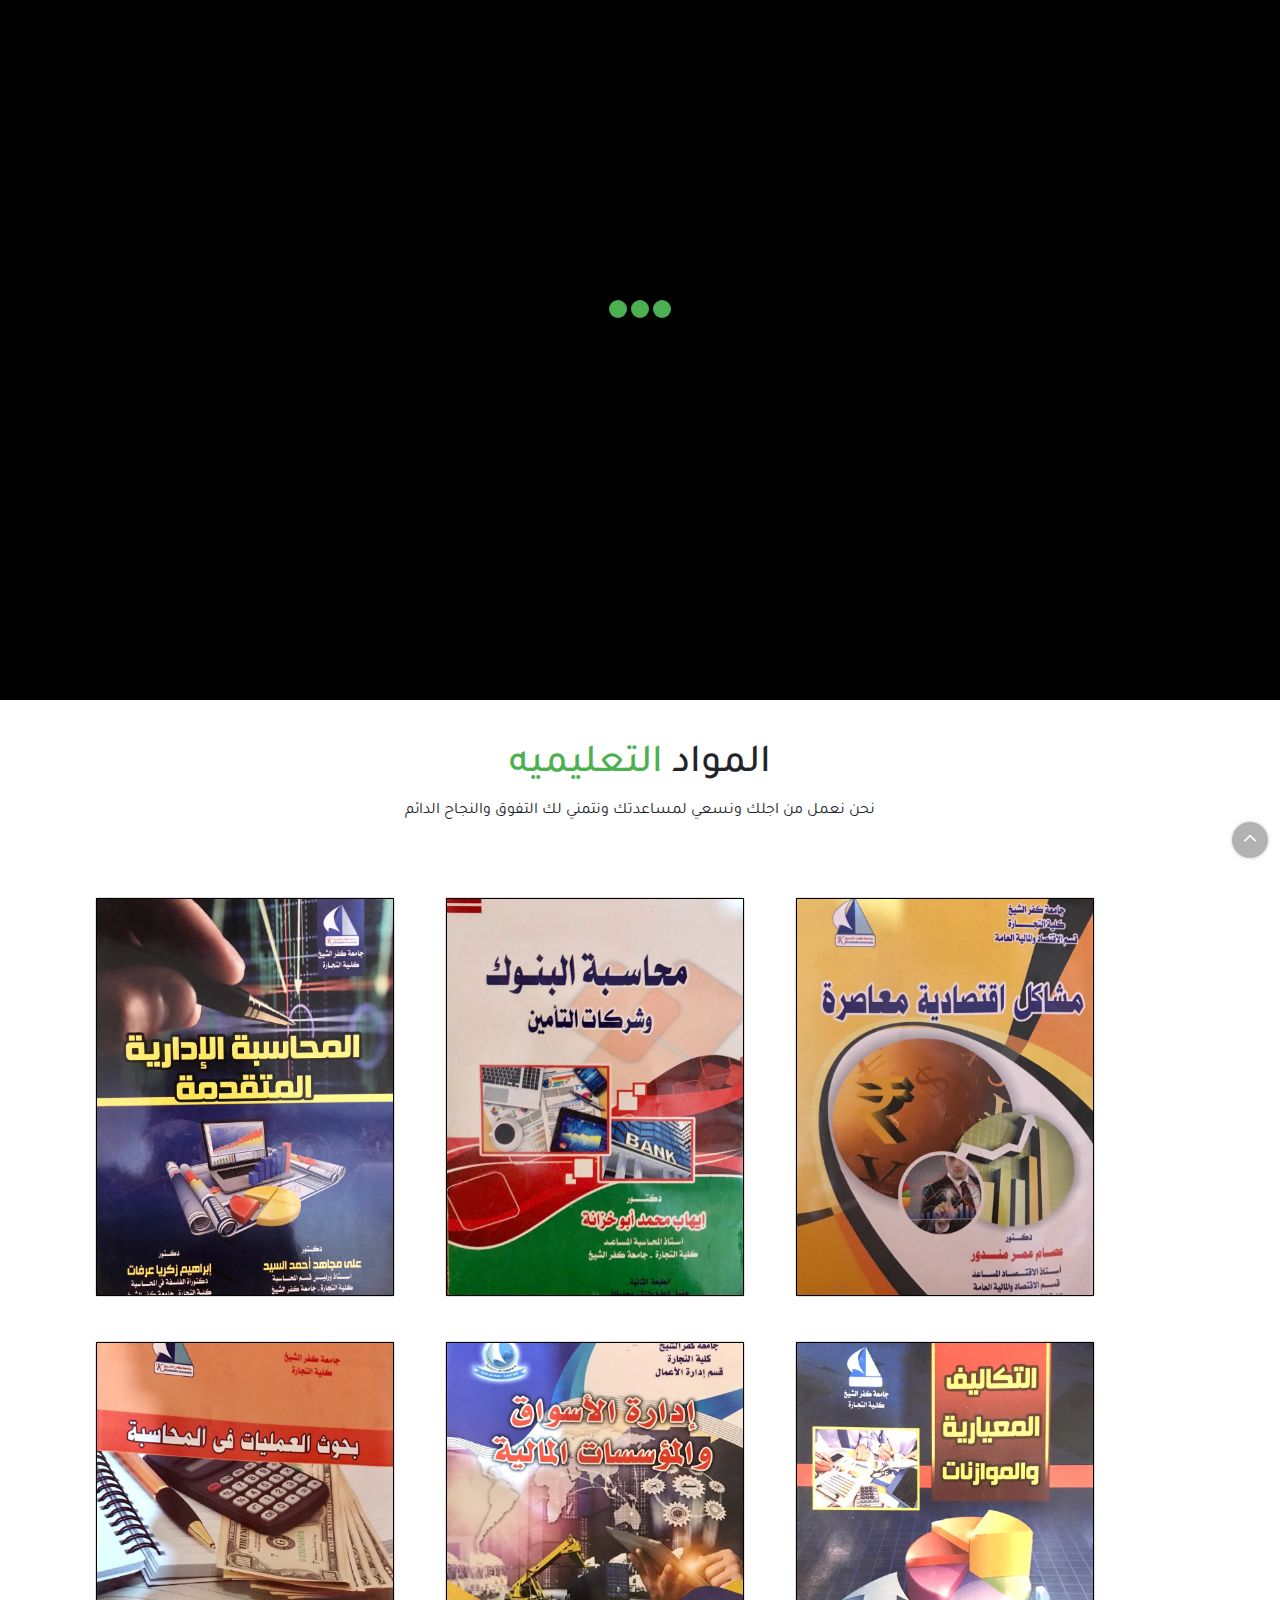
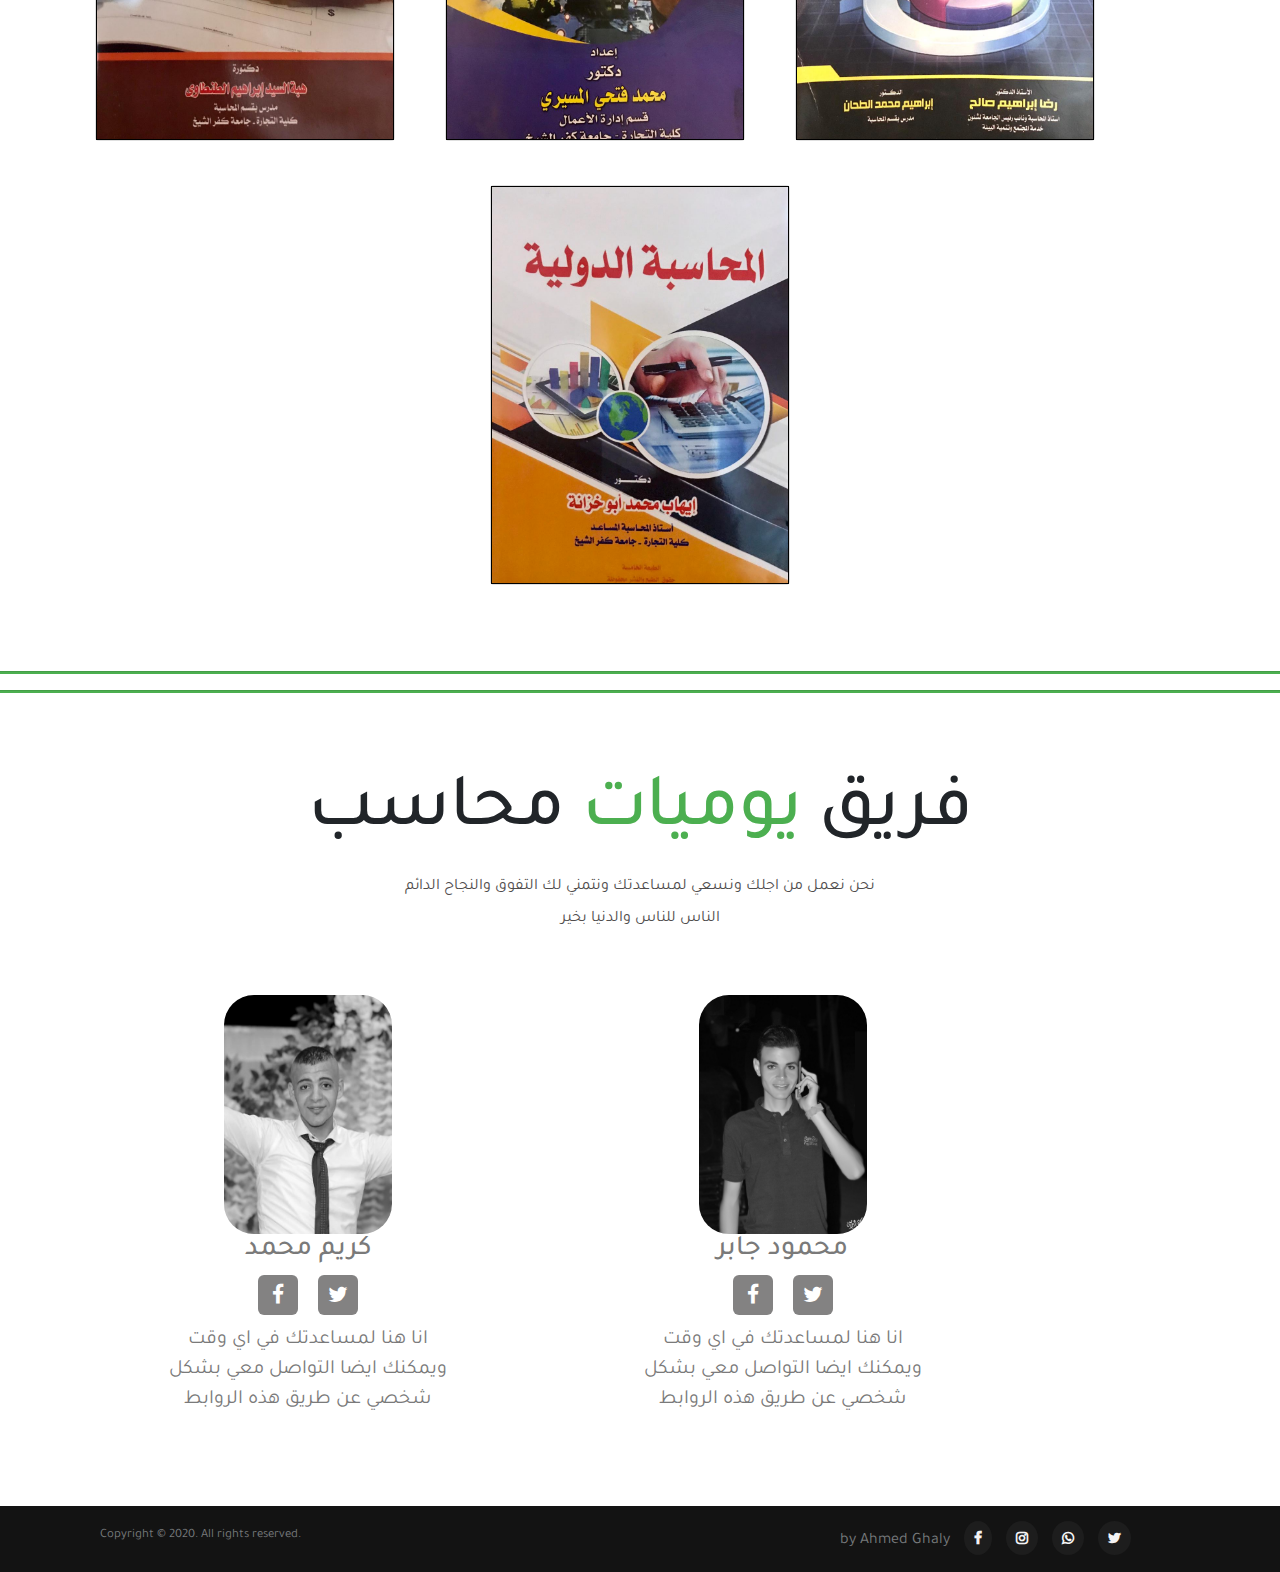
<file: index.html>
<!DOCTYPE html>
<html>
<head lang="en">
    <meta charset="UTF-8">
    <meta name="viewport" content="width=device-width, initial-scale=1, shrink-to-fit=no">
    <title> يوميات محاسب </title>
    <link rel="stylesheet" href="css/bootstrap.min.css">
    <link rel="stylesheet" href="css/font-awesome.min.css">
    <link rel="stylesheet" href="https://fonts.googleapis.com/css2?family=Tajawal:wght@500&display=swap" >
    <link rel="stylesheet" href="css/hover-min.css">
    <link rel="stylesheet" href="css/style.css">
    <link rel="stylesheet" media="(max-width: 800px)" href="css/media 300.css">
    
    <link href="images/eeeeeeeee22.png" rel="icon" type="image/x-icon" style="width: 50px; height: 50px;">
</head>
<body >




     <div class="loading"> 
        <div class="spinner">
            <div class="bounce1"></div>
            <div class="bounce2"></div>
            <div class="bounce3"></div>
        </div>
    </div> 



    <section class="righting col-10 col-lg-5">
        <div class="list-right"><i class="fa fa-cogs moverup"></i><i class="fa fa-remove moverup mover"></i>
        </div>
                <h6>Choose Accent Color</h6>
        <section class="container">
            <div class="row">
                    <div class="colours c1"></div>
                    <div class="colours c2"></div>
                    <div class="colours c3"></div>
                    <div class="colours c4"></div>
                    <div class="colours c5"></div>
                    <div class="colours c6"></div>
                    <div class="colours c7"></div>
                    <div class="colours c8"></div>
                    <div class="colours c9"></div>
                    <div class="colours c10"></div>
                    <div class="colours c11"></div>
                    <div class="colours c12"></div>
                    <div class="colours c13"></div>
                    <div class="colours c14"></div>
                    <div class="colours c15"></div>
                    <div class="colours c16"></div>
                    <div class="colours c17"></div>
                    <div class="colours c18"></div>
                    <div class="colours c19"></div>
                    <div class="colours c20"></div>
            </div>
        </section>
    </section>
    


<!-- Start header -->
    <header>
        <div class="back content">
            <nav class="navbaro"> 
                <ul>                   
                    <li>
                        <a href="https://www.facebook.com/kfscommerce25" target="blanck"><i  class="fa fa-facebook icon-primary" alt="يوميات محاسب"></i></a>

                     <SPAN>
                        يمكنك متابعتنا 
                    </SPAN> 
                </li>
                </ul>
                  <img src="images/a222.png" alt="trdyfugu">
                    <span class="bord-img"></span>
                    <div class="logo boorderr-botom">يوميات <span class="st main-color">  محاسب </span></div>                   
            </nav>
            <article class="title">
                <section class="contented">         
                <p> 
                    مرحبا بك في موقع ومكتبة
                </p>
                <h1> يوميات <span class="st main-color">  محاسب</span></h1>
                    <button class="upper boorderr hire hvr-radial-out"> فريق العمل </button>
                </section>
            </article>
            <div class="arrow  ">
                <i class="fa fa-chevron-down ss"></i>
              </div>
        </div>
    </header>

     <!-- End header -->
     
    


<div class="features mb-5 p-2"></div>
     <div class="container ">
        <h1 class="upper  text-center mt-5 mb-2">المواد <span class="main-color st"> التعليميه</span> </h1>
        <p class="upper text-center mb-5">نحن نعمل من اجلك ونسعي لمساعدتك  ونتمني لك التفوق والنجاح الدائم</p>
       <div class="row">  
        <div class="card">
            <div class="imgbox">
                <img src="images/1.jpeg" alt="ghaly">
            </div>
            <div class="content">
                <h1 class="text-center">المحاسبة الادارية المتقدمة</h1>
                <p class="text-center">يمكنك مذاكرة المادة من خلال الفيديوهات من هنا</p>
                 <a href="about.html"> <button class="main-background steb-but">دخول للمادة</button></a>
                <p></p>
            </div>
        </div>
        <div class="card">
            <div class="imgbox">
                <img src="images/2.jpeg" alt="ghaly">
            </div>
            <div class="content">
                <h1 class="text-center">محاسبة البنوك وشركات التأمين</h1>
                <p class="text-center">يمكنك مذاكرة المادة من خلال الفيديوهات من هنا</p>
                <a href="mahmoud.html"> <button class="main-background steb-but ">دخول للمادة</button></a>
                <p></p>
            </div>
        </div>
        <div class="card">
            <div class="imgbox">
                <img src="images/3.jpeg" alt="ghaly" width="234" height="352">
            </div>
            <div class="content">
                <h1 class="text-center">مشاكل اقتصادية معاصرة</h1>
                <p class="text-center">يمكنك مذاكرة المادة من خلال الفيديوهات من هنا</p>
                   <a href="gaber.html"> <button class="main-background steb-but ">دخول للمادة</button></a>
                <p></p>
            </div>
        </div>
        <div class="card">
            <div class="imgbox">
                <img src="images/4.jpeg" alt="ghaly" width="234" height="352">
            </div>
            <div class="content">
                <h1 class="text-center">بحوث العمليات في المحاسبة</h1>
                <p class="text-center">يمكنك مذاكرة المادة من خلال الفيديوهات من هنا</p>
                   <a href="amr.html"> <button class="main-background steb-but">دخول للمادة</button></a>
                <p></p>
            </div>
        </div>
        <div class="card">
            <div class="imgbox">
                <img src="images/5.jpeg" alt="ghaly" width="234" height="352">
            </div>
            <div class="content">
                <h1 class="text-center">إدارة الأسواق والمؤسسات المالية</h1>
                <p class="text-center">يمكنك مذاكرة المادة من خلال الفيديوهات من هنا</p>
                   <a href="halim.html"> <button class="main-background steb-but">دخول للمادة</button></a>
                <p></p>
            </div>
        </div>
        <div class="card">
            <div class="imgbox">
                <img src="images/6.jpeg" alt="ghaly">
            </div>
            <div class="content">
                <h1 class="text-center">التكاليف المعيارية والموازنات</h1>
                <p class="text-center">يمكنك مذاكرة المادة من خلال الفيديوهات من هنا</p>
                   <a href="ghaly.html"> <button class="main-background steb-but">دخول للمادة</button></a>
                <p></p>
            </div>
        </div>
        <div class="card card-center">
            <div class="imgbox">
                <img src="images/7.jpeg" alt="ghaly">
            </div>
            <div class="content">
                <h1 class="text-center">المحاسبة الدولية</h1>
                <p class="text-center">يمكنك مذاكرة المادة من خلال الفيديوهات من هنا</p>
                  <a href="bekham.html"> <button class="main-background steb-but">دخول للمادة</button></a>
                <p></p>
            </div>
        </div>
        </div>
    </div>


<hr class="ss">

<hr class="ss">
                
            <!--  Start our team -->
        <div class="our-team text-center">
            <div class="container">
                <h2 class="upper text-center">فريق<span class="main-color st"> يوميات</span> محاسب</h2>
                <p>نحن نعمل من اجلك ونسعي لمساعدتك ونتمني لك التفوق والنجاح الدائم <br>الناس للناس والدنيا بخير</p>
                <div class="the-team row">
                    
                    <div class="person col-12 col-sm-4 col-lg-5  ">
                        <img src="images/WhatsApp Image 2020-06-15 at 1.35.36 AM.jpeg">
                        <h3 class="upper"> كريم  <span class="web-color st">محمد</span></h3>
                        <div class="icons">
                            <a href="https://www.facebook.com/kemo.saytara.7" target="blanck"><i class="fa fa-facebook fa-lg mr-3"></i></a>
                            <a href="https://twitter.com/KaremMo53062609?s=09" target="blanck"><i class="fa fa-twitter fa-lg"></i></a>

                        </div>
                        <p class=" col-12 col-sm-9 col-lg-12 text-center">انا هنا لمساعدتك في اي وقت ويمكنك ايضا التواصل معي بشكل شخصي عن طريق هذه الروابط </p>
                    </div>
                    <div class="person col-12 col-sm-4 col-lg-5">
                        <img src="images/666.jpeg">
                        <h3 class="upper"> محمود <span class="web-color st">جابر</span></h3>
                        <div class="icons">
                            <a href="https://www.facebook.com/houda.gaber.16" target="blanck"><i class="fa fa-facebook fa-lg mr-3"></i></a>
                            <a href="https://twitter.com/m7modgaber25" target="blanck"><i class="fa fa-twitter fa-lg"></i></a>

                        </div>
                        <p class=" col-12 col-sm-9 col-lg-12 text-center">انا هنا لمساعدتك في اي وقت ويمكنك ايضا التواصل معي بشكل شخصي عن طريق هذه الروابط </p>
                       

                    </div>
                    <!-- <div class="person">
                        <img src="images/th (3).jpg">
                        <h3 class="upper"> Kevin ward</h3>
                        <div class="icons">
                            <i class="fa fa-facebook fa-lg"></i>
                            <i class="fa fa-twitter fa-lg"></i>
                            <i class="fa fa-google-plus fa-lg"></i>
                        </div>
                        <p>Lorem ipsum dolor sit  adipisicing elit. Quisquam libero iure  Quibusdam ut blanditiis maxime </p>
                    </div> -->
                    <!-- <div class="person">
                        <img src="images/th (2).jpg">
                        <h3 class="upper"> Harvey <span class="web-color">rube</span></h3>
                        <div class="icons">
                            <i class="fa fa-facebook fa-lg"></i>
                            <i class="fa fa-twitter fa-lg"></i>
                            <i class="fa fa-google-plus fa-lg"></i>
                        </div>
                        <p>Lorem ipsum dolor sit  adipisicing elit. Quisquam libero iure  Quibusdam ut blanditiis maxime </p>
                    </div> -->
                </div>
            </div>
        </div>
    <!-- End our team -->
      
    







     <a href="#" id="scrollup" class="scrollup ss" ><i class="fa fa-angle-up"></i></a>
 


  





      

    <div class="footer-end ">
        <div class="container">
            <div class="row">
        <small class=" col-12 col-lg-8 col-sm-8">Copyright &copy 2020. All rights reserved.</small>

                
        
        <div class="col-12 col-lg-4 col-sm-4">
            <span class="designer ">by Ahmed Ghaly </span>
                <a href="https://www.facebook.com/ahmedghaly.ghaly.142" target="blanck"><i  class="fa fa-facebook icon-primary"></i></a>
                <a href="https://www.instagram.com/ghaly6754/" target="blanck"><i  class="fa fa-instagram icon-primary"></i></a>
                  <a href="https://chat.whatsapp.com/IbU6oFydDwG6KuVeT7FOVH" target="blanck"><i class="fa fa-whatsapp icon-primary"></i></a>
                 <a href="https://twitter.com/Ahmedghal72" target="blanck"> <i class="fa fa-twitter icon-primary"></i></a>
        </div>

            </div>
        </div>
    </div>
   
     
    <!--  Start Code BootStrap 4-->

    <script src="js/jquery-3.4.1.slim.min.js"></script>
    <script src="js/popper.min.js"></script>
    <script src="js/bootstrap.min.js"></script>

    <!--  End Code BootStrap 4-->

    <!--  Start Code Jquery-->

    <script src="js/jquery-3.4.1.min.js"></script>
    <script src="js/testing.js"></script>

    <!--  End Code Jquery-->



</body>
</html>
</file>
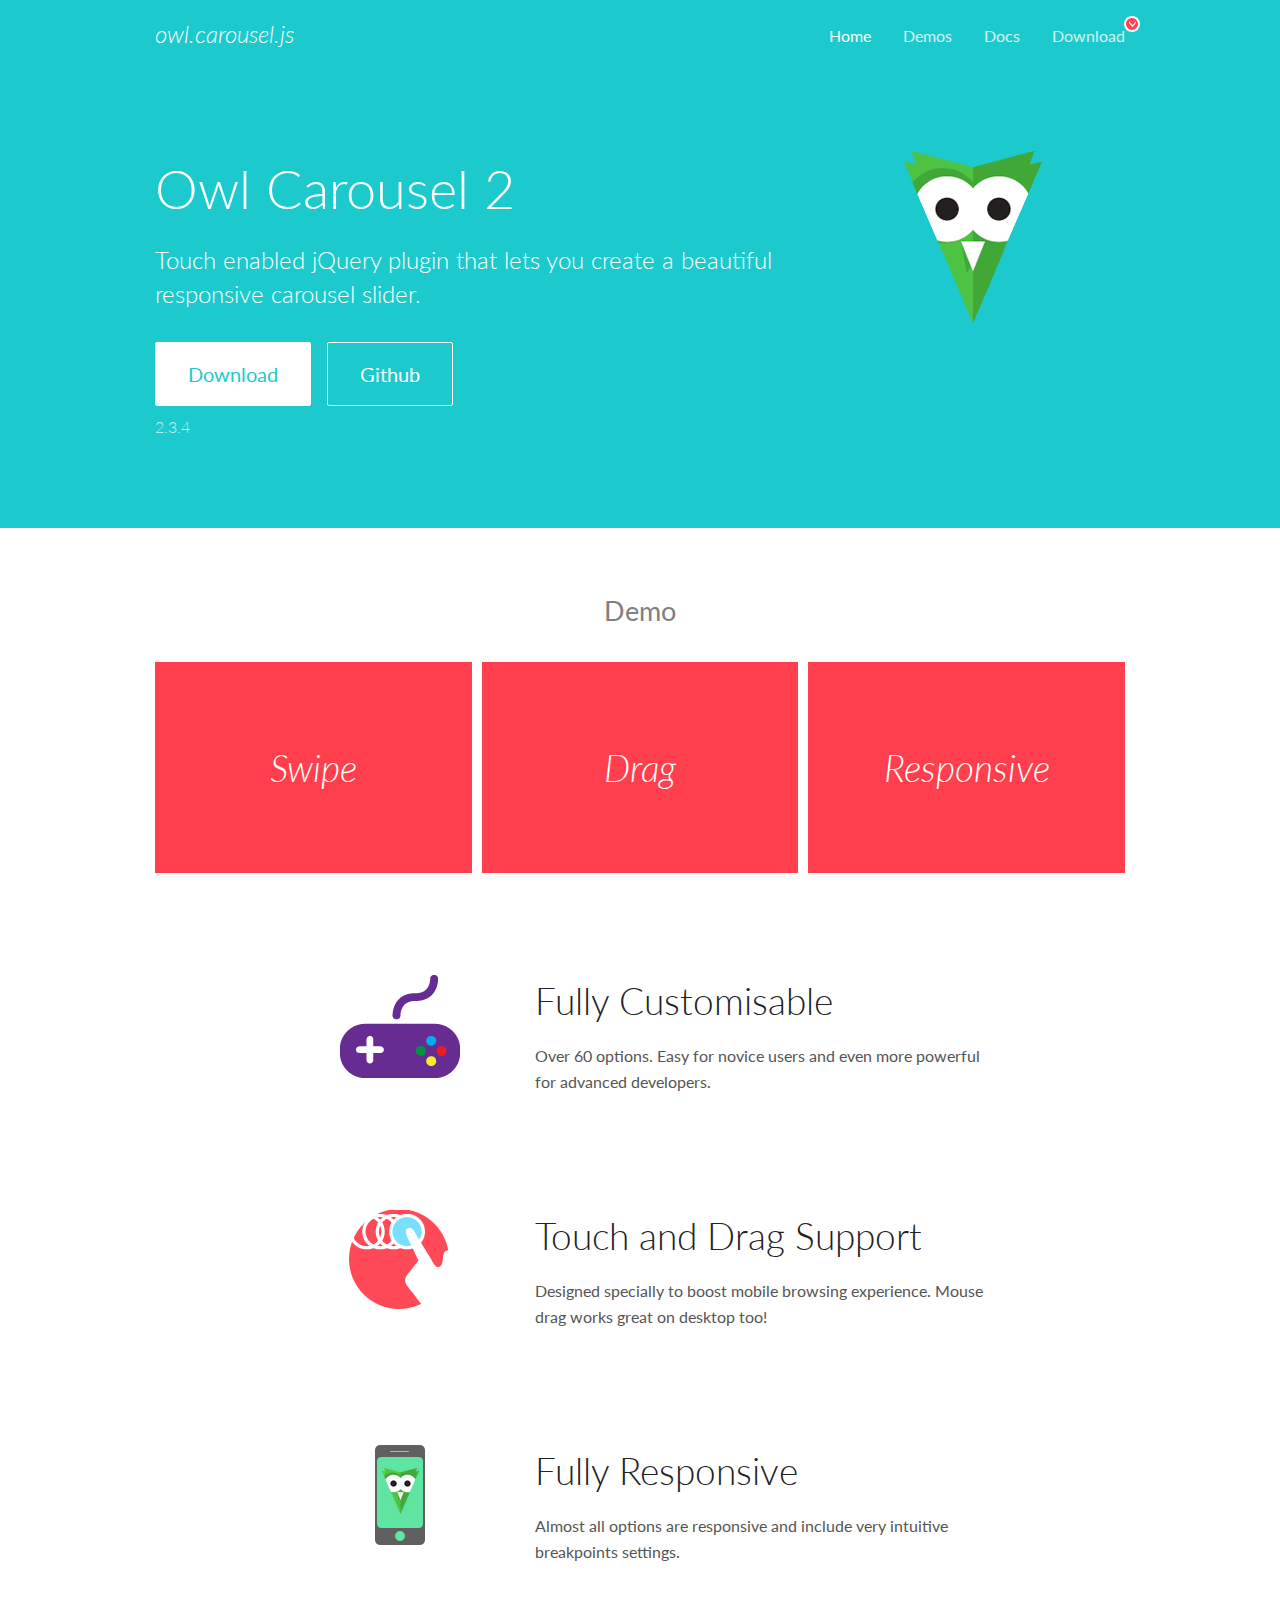
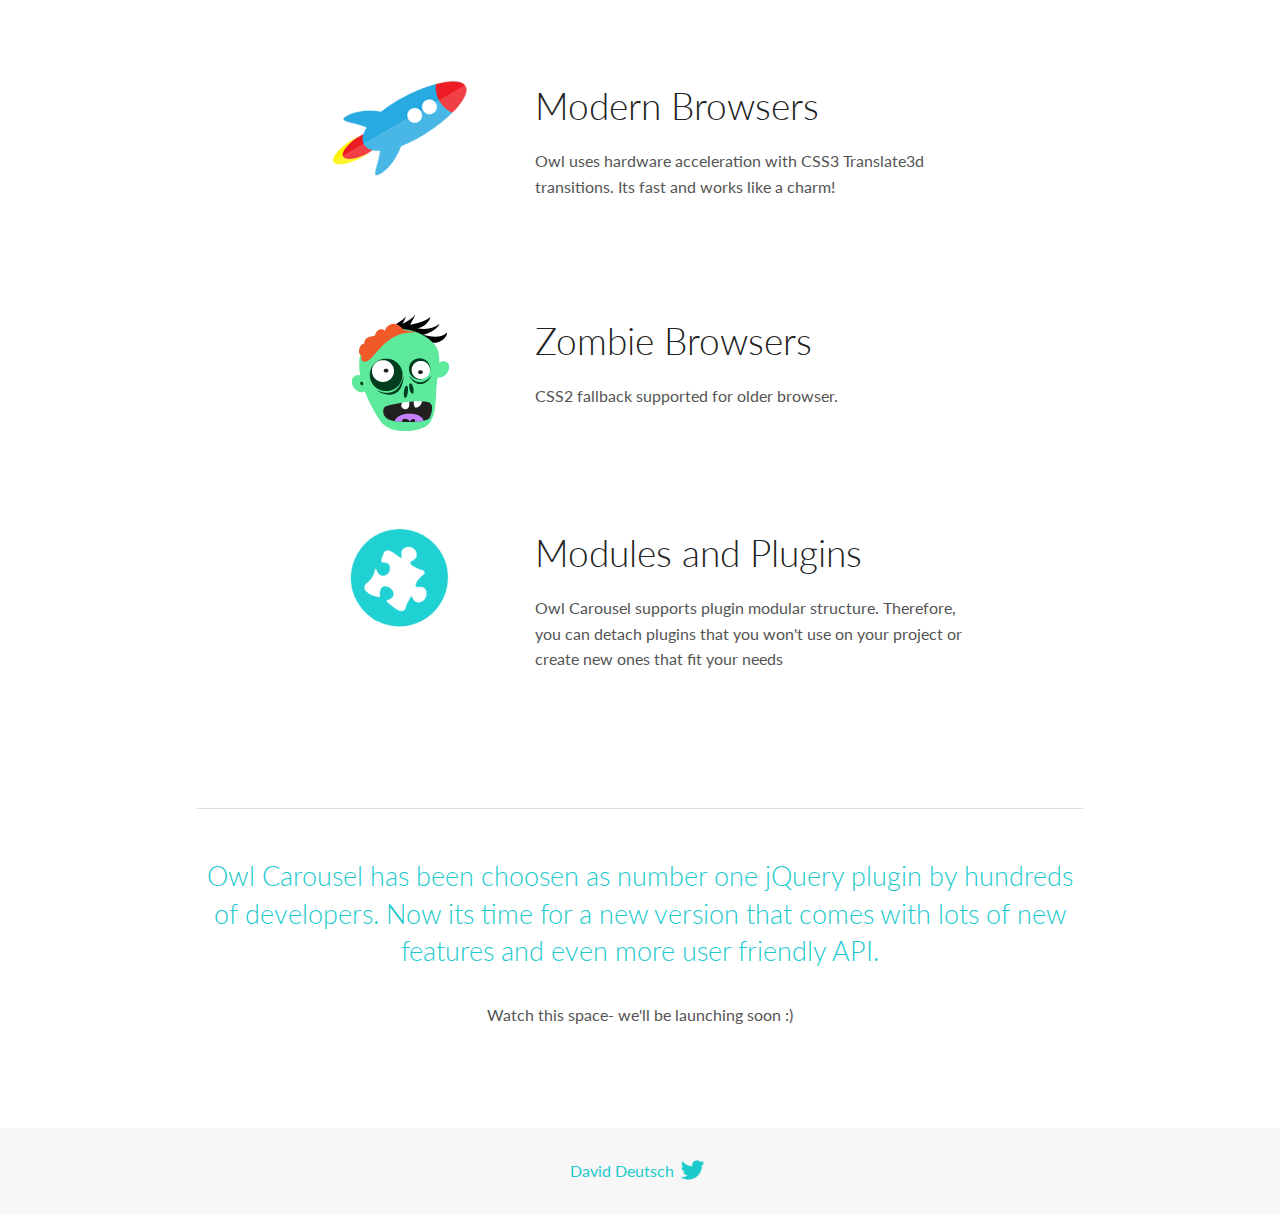
<file: OwlCarousel/docs/index.html>
<!DOCTYPE html>
<html lang="en">
  <head>

    <!-- head -->
    <meta charset="utf-8">
    <meta name="msapplication-tap-highlight" content="no" />
    <meta name="viewport" content="width=device-width, initial-scale=1.0" />
    <meta name="description" content="Touch enabled jQuery plugin that lets you create beautiful responsive carousel slider.">
    <meta name="author" content="David Deutsch">
    <title>
      Home | Owl Carousel | 2.3.4
    </title>

    <!-- Stylesheets -->
    <link href='https://fonts.googleapis.com/css?family=Lato:300,400,700,400italic,300italic' rel='stylesheet' type='text/css'>
    <link rel="stylesheet" href="assets/css/docs.theme.min.css">

    <!-- Owl Stylesheets -->
    <link rel="stylesheet" href="assets/owlcarousel/assets/owl.carousel.min.css">
    <link rel="stylesheet" href="assets/owlcarousel/assets/owl.theme.default.min.css">

    <!-- HTML5 shim and Respond.js IE8 support of HTML5 elements and media queries -->

    <!--[if lt IE 9]>
      <script src="https://oss.maxcdn.com/libs/html5shiv/3.7.0/html5shiv.js"></script>
      <script src="https://oss.maxcdn.com/libs/respond.js/1.3.0/respond.min.js"></script>
    <![endif]-->

    <!-- Favicons -->
    <link rel="apple-touch-icon-precomposed" sizes="144x144" href="assets/ico/apple-touch-icon-144-precomposed.png">
    <link rel="shortcut icon" href="assets/ico/favicon.png">
    <link rel="shortcut icon" href="favicon.ico">

    <!-- Yeah i know js should not be in header. Its required for demos.-->

    <!-- javascript -->
    <script src="assets/vendors/jquery.min.js"></script>
    <script src="assets/owlcarousel/owl.carousel.js"></script>
  </head>
  <body>

    <!-- header -->
    <header class="header">
      <div class="row">
        <div class="large-12 columns">
          <div class="brand left">
            <h3>
              <a href="/OwlCarousel2/">owl.carousel.js</a> 
            </h3>
          </div>
          <a id="toggle-nav" class="right">
            <span></span> <span></span> <span></span> 
          </a> 
          <div class="nav-bar">
            <ul class="clearfix">
              <li class="active">
                <a href="/OwlCarousel2/index.html">Home</a> 
              </li>
              <li> <a href="/OwlCarousel2/demos/demos.html">Demos</a>  </li>
              <li> <a href="/OwlCarousel2/docs/started-welcome.html">Docs</a>  </li>
              <li>
                <a href="https://github.com/OwlCarousel2/OwlCarousel2/archive/2.3.4.zip">Download</a> 
                <span class="download"></span> 
              </li>
            </ul>
          </div>
        </div>
      </div>
    </header>

    <!-- home panel -->
    <section id="hero">
      <div class="row">
        <div class="large-8 medium-8 columns">
          <h1>Owl Carousel 2</h1>
          <h4>Touch enabled jQuery plugin that lets you create a beautiful responsive carousel slider.</h4>
          <a href="https://github.com/OwlCarousel2/OwlCarousel2/archive/2.3.4.zip" class="hero-button">Download</a> 
          <a href="https://github.com/OwlCarousel2/OwlCarousel2" class="hero-button outline">Github</a> 
          <p>2.3.4</p>
        </div>
        <div class="large-4 medium-4 columns">
          <img class="owl-logo" src="assets/img/owl-logo.png" alt="mr. Owl">
        </div>
      </div>
    </section>

    <!-- body -->
    <div class="home-demo">
      <div class="row">
        <div class="large-12 columns">
          <h3>Demo</h3>
          <div class="owl-carousel">
            <div class="item">
              <h2>Swipe</h2>
            </div>
            <div class="item">
              <h2>Drag</h2>
            </div>
            <div class="item">
              <h2>Responsive</h2>
            </div>
            <div class="item">
              <h2>CSS3</h2>
            </div>
            <div class="item">
              <h2>Fast</h2>
            </div>
            <div class="item">
              <h2>Easy</h2>
            </div>
            <div class="item">
              <h2>Free</h2>
            </div>
            <div class="item">
              <h2>Upgradable</h2>
            </div>
            <div class="item">
              <h2>Tons of options</h2>
            </div>
            <div class="item">
              <h2>Infinity</h2>
            </div>
            <div class="item">
              <h2>Auto Width</h2>
            </div>
          </div>
        </div>
      </div>
    </div>
    <script>
      var owl = $('.owl-carousel');
      owl.owlCarousel({
        margin: 10,
        loop: true,
        responsive: {
          0: {
            items: 1
          },
          600: {
            items: 2
          },
          1000: {
            items: 3
          }
        }
      })
    </script>

    <!-- features -->
    <div id="features">
      <div class="row">
        <div class="small-12 medium-9 small-centered columns">
          <section class="row feature">
            <div class="medium-4 small-12 columns">
              <img src="assets/img/feature-options.png" alt="">
            </div>
            <div class="medium-8 small-12 columns">
              <h2>Fully Customisable</h2>
              <p>Over 60 options. Easy for novice users and even more powerful for advanced developers.</p>
            </div>
          </section>
          <section class="row feature">
            <div class="medium-4 small-12 columns">
              <img src="assets/img/feature-drag.png" alt="">
            </div>
            <div class="medium-8 small-12 columns">
              <h2>Touch and Drag Support</h2>
              <p>Designed specially to boost mobile browsing experience. Mouse drag works great on desktop too!</p>
            </div>
          </section>
          <section class="row feature">
            <div class="medium-4 small-12 columns">
              <img src="assets/img/feature-responsive.png" alt="">
            </div>
            <div class="medium-8 small-12 columns">
              <h2>Fully Responsive</h2>
              <p>Almost all options are responsive and include very intuitive breakpoints settings.</p>
            </div>
          </section>
          <section class="row feature">
            <div class="medium-4 small-12 columns">
              <img src="assets/img/feature-modern.png" alt="">
            </div>
            <div class="medium-8 small-12 columns">
              <h2>Modern Browsers</h2>
              <p>Owl uses hardware acceleration with CSS3 Translate3d transitions. Its fast and works like a charm! </p>
            </div>
          </section>
          <section class="row feature">
            <div class="medium-4 small-12 columns">
              <img src="assets/img/feature-zombie.png" alt="">
            </div>
            <div class="medium-8 small-12 columns">
              <h2>Zombie Browsers</h2>
              <p>CSS2 fallback supported for older browser.</p>
            </div>
          </section>
          <section class="row feature">
            <div class="medium-4 small-12 columns">
              <img src="assets/img/feature-module.png" alt="">
            </div>
            <div class="medium-8 small-12 columns">
              <h2>Modules and Plugins</h2>
              <p>Owl Carousel supports plugin modular structure. Therefore, you can detach plugins that you won&#x27;t use on your project or create new ones that fit your needs</p>
            </div>
          </section>
        </div>
      </div>
    </div>

    <!-- footer -->
    <section id="teaser-text">
      <div class="row">
        <div class="small-12 medium-11 small-centered columns">
          <hr>
          <h3 id="owl-carousel-has-been-choosen-as-number-one-jquery-plugin-by-hundreds-of-developers-now-its-time-for-a-new-version-that-comes-with-lots-of-new-features-and-even-more-user-friendly-api-">Owl Carousel has been choosen as number one jQuery plugin by hundreds of developers. Now its time for a new version that comes with lots of new features and even more user friendly API.</h3>
          <p>Watch this space- we&#39;ll be launching soon :)</p>
        </div>
      </div>
    </section>

    <!-- footer -->
    <footer class="footer">
      <div class="row">
        <div class="large-12 columns">
          <h5>
            <a href="/OwlCarousel2/docs/support-contact.html">David Deutsch</a> 
            <a id="custom-tweet-button" href="https://twitter.com/share?url=https://github.com/OwlCarousel2/OwlCarousel2&text=Owl Carousel - This is so awesome! " target="_blank"></a> 
          </h5>
        </div>
      </div>
    </footer>

    <!-- vendors -->
    <script src="assets/vendors/highlight.js"></script>
    <script src="assets/js/app.js"></script>
  </body>
</html>
</file>
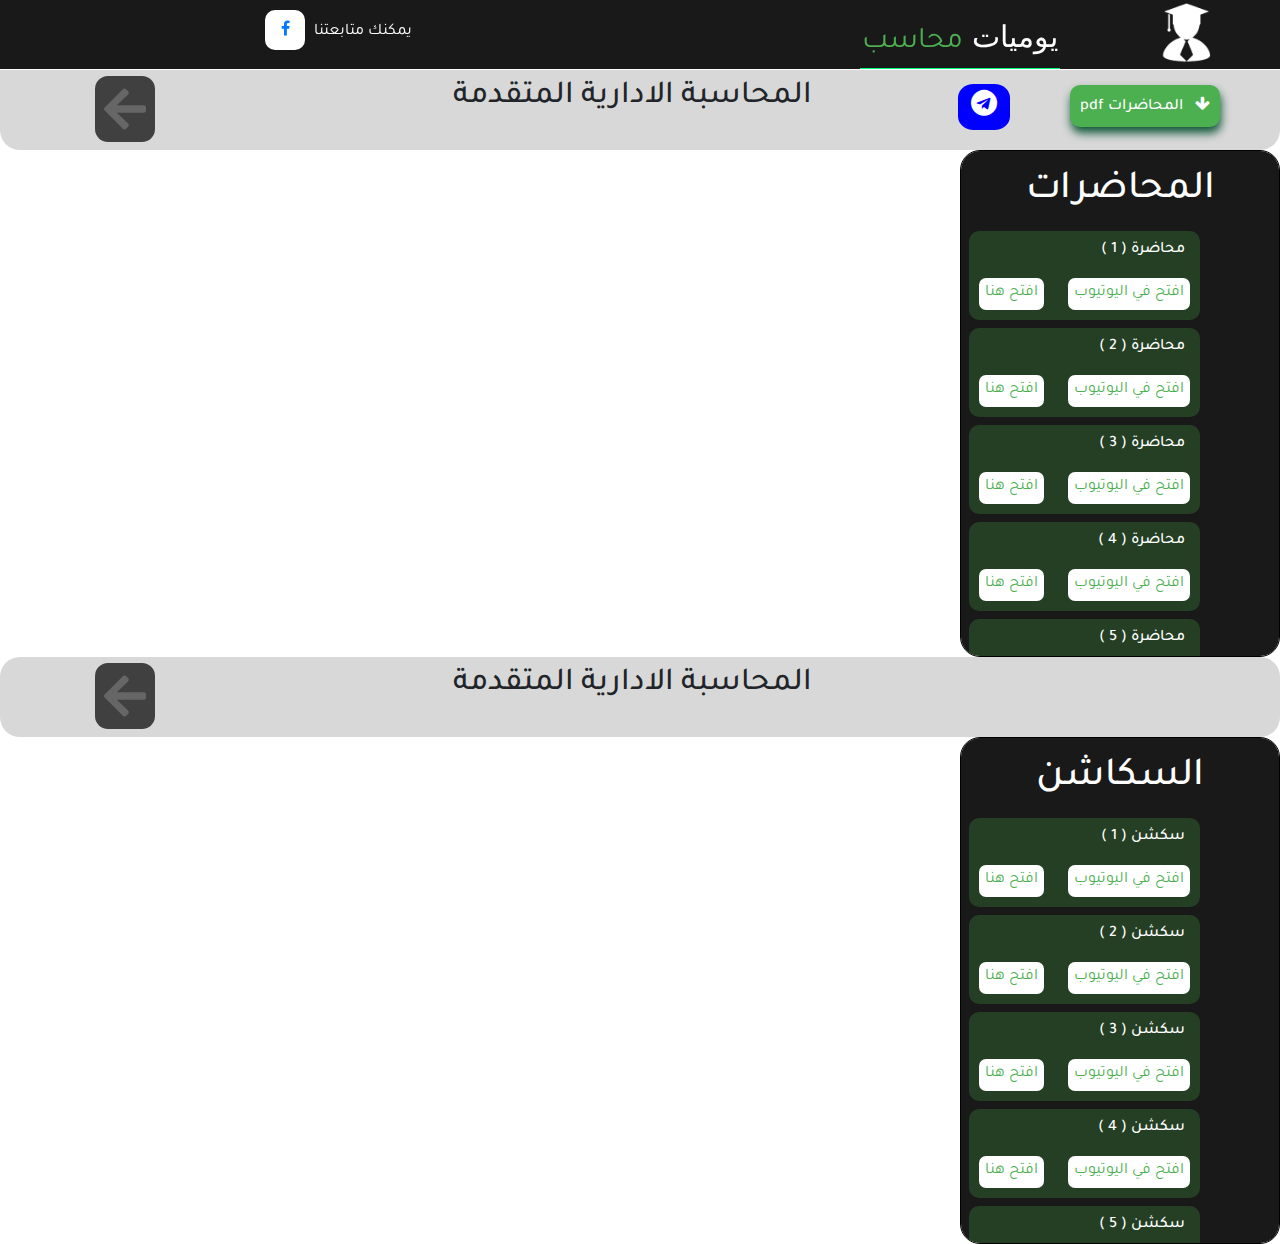
<file: about.html>
<!DOCTYPE html>
<html>
<head lang="en">
    <meta charset="UTF-8">
    <meta name="viewport" content="width=device-width, initial-scale=1, shrink-to-fit=no">
    <title> يوميات محاسب </title>
    <link rel="stylesheet" href="css/bootstrap.min.css">
    <link rel="stylesheet" href="css/font-awesome.min.css">
    <link rel="stylesheet" href="https://fonts.googleapis.com/css2?family=Tajawal:wght@500&display=swap" >
    <link rel="stylesheet" href="css/style.css">
    <link rel="stylesheet" media="(max-width: 800px)" href="css/media 300.css">
    <link href="images/eeeeeeeee22.png" rel="icon" type="image/x-icon" style="width: 50px; height: 50px;">
</head>
<body >


<!-- 
    <div class="loading2"> 
        <div class="spinner">
            <div class="bounce1"></div>
            <div class="bounce2"></div>
            <div class="bounce3"></div>
        </div>
    </div>  -->






<nav class="navbaro background-nav"> 
    <ul>                   
        <li>
            <a href="https://www.facebook.com/kfscommerce25" target="blanck"><i  class="fa fa-facebook icon-primary" alt="يوميات محاسب"></i></a>
            
         <SPAN>
            يمكنك متابعتنا 
        </SPAN> 
    </li>
    </ul>
      <img src="images/a222.png" alt="trdyfugu">
        <span class="bord-img"></span>
        <div class="logo boorderr-botom">يوميات <span class="st main-color">  محاسب </span></div>                   
</nav>

<div class="techer-ars">
    <div class="container">
        
      <a href="index.html" >
          <small class="small-back">الرجوع للصفحة الرئيسية</small>
          
           <svg aria-hidden="true" focusable="false" data-prefix="fas" data-icon="arrow-left" role="img" xmlns="http://www.w3.org/2000/svg" viewBox="0 0 448 512" class="svg-inline--fa svg-back  fa-arrow-left fa-w-14 fa-fw fa-lg"><path fill="currentColor" d="M257.5 445.1l-22.2 22.2c-9.4 9.4-24.6 9.4-33.9 0L7 273c-9.4-9.4-9.4-24.6 0-33.9L201.4 44.7c9.4-9.4 24.6-9.4 33.9 0l22.2 22.2c9.5 9.5 9.3 25-.4 34.3L136.6 216H424c13.3 0 24 10.7 24 24v32c0 13.3-10.7 24-24 24H136.6l120.5 114.8c9.8 9.3 10 24.8.4 34.3z" class=""></path></svg>
           </a>
           <h2 class="text-center">المحاسبة الادارية المتقدمة </h2>
           <div class="groub-head">
            <a href="https://t.me/joinchat/QTkiIkq_w1RXJUuq8Xs5fA" target="blanck"><i class="fa fa-telegram"></i></a>
            </div>
           
           </div>
    </div>
</div>        
<div class="pdf-hom">
    <h6>pdf المحاضرات  <i class="fa fa-arrow-down ml-2"></i></h6>
    <div class="pdf-list">
            <ul>
                <li><a href="pdf/section 1/بحث_محاسبه_إداريه_متقدمة.pdf" target="blanck"> البحث </a></li>
                <li><a href="pdf/section 1/محاضرات_محاسبة_إدارية_متقدمة_د.pdf" target="blanck">محاضرات المادة</a></li>
               
            </ul>
    </div>
</div>
<div class="menu-list col-12 col-sm-3 col-lg-3 ml-auto">
 <div class="text-secshen"> 
     <h1 class="text-center pt-3">المحاضرات</h1>
 </div>
 <section class="row">
   <div class="containe">
        <div class="item-list m-2">
            <h6>( 1 ) محاضرة </h6>
            <button class="show1 show-i"> افتح هنا </button>
           <a href="https://youtu.be/f3Xt4PVahNw" target="blnck"> <button> افتح في اليوتيوب</button></a>
        </div>
        <div class="item-list m-2">
            <h6>( 2 ) محاضرة </h6>
            <button class="show2 show-i"> افتح هنا </button>
           <a href="https://youtu.be/odgnzhKZcVM" target="blnck"> <button> افتح في اليوتيوب</button></a>
        </div>
        <div class="item-list m-2">
            <h6>( 3 ) محاضرة </h6>
            <button class="show3 show-i"> افتح هنا </button>
           <a href="https://youtu.be/J4bvTkx9p9k" target="blnck"> <button> افتح في اليوتيوب</button></a>
        </div>
        <div class="item-list m-2">
            <h6>( 4 ) محاضرة </h6>
            <button class="show4 show-i"> افتح هنا </button>
           <a href="https://youtu.be/8dsauCMlDhY" target="blnck"> <button> افتح في اليوتيوب</button></a>
        </div>
        <div class="item-list m-2">
            <h6>( 5 ) محاضرة </h6>
            <button class="show5 show-i"> افتح هنا </button>
           <a href="https://youtu.be/2ASp5W9yxCw" target="blnck"> <button> افتح في اليوتيوب</button></a>
        </div>
        <div class="item-list m-2">
            <h6>( 6 ) محاضرة </h6>
            <button class="show6 show-i"> افتح هنا </button>
           <a href="https://youtu.be/g66Kk77XJXY" target="blnck"> <button> افتح في اليوتيوب</button></a>
        </div>
        <div class="item-list m-2">
            <h6>( 7 ) محاضرة </h6>
            <button class="show7 show-i"> افتح هنا </button>
           <a href="https://youtu.be/SBBXG8n53BI" target="blnck"> <button> افتح في اليوتيوب</button></a>
        </div>

    </div>
</div>

<!--  class="hide2" -->
<section class="hide-vedio">
    
    <iframe class="hide1 width="560" height="315" src="https://www.youtube.com/embed/f3Xt4PVahNw" frameborder="0" allow="accelerometer; autoplay; encrypted-media; gyroscope; picture-in-picture" allowfullscreen></iframe></section>
<section class="hide-vedio">
    <iframe class="hide2 width="560" height="315" src="https://www.youtube.com/embed/odgnzhKZcVM" frameborder="0" allow="accelerometer; autoplay; encrypted-media; gyroscope; picture-in-picture" allowfullscreen></iframe>
    </section>
    <section class="hide-vedio">
        <iframe class="hide3 width="560" height="315" src="https://www.youtube.com/embed/J4bvTkx9p9k" frameborder="0" allow="accelerometer; autoplay; encrypted-media; gyroscope; picture-in-picture" allowfullscreen></iframe>
        </section>
        <section class="hide-vedio">
            <iframe class="hide4 width="560" height="315" src="https://www.youtube.com/embed/8dsauCMlDhY" frameborder="0" allow="accelerometer; autoplay; encrypted-media; gyroscope; picture-in-picture" allowfullscreen></iframe>
            </section>
            <section class="hide-vedio">
                <iframe class="hide5 width="560" height="315" src="https://www.youtube.com/embed/2ASp5W9yxCw" frameborder="0" allow="accelerometer; autoplay; encrypted-media; gyroscope; picture-in-picture" allowfullscreen></iframe>
                </section>
                <section class="hide-vedio">
                    <iframe class="hide6 width="560" height="315" src="https://www.youtube.com/embed/g66Kk77XJXY" frameborder="0" allow="accelerometer; autoplay; encrypted-media; gyroscope; picture-in-picture" allowfullscreen></iframe>
                </section>
                <section class="hide-vedio">
                    <iframe class="hide7 width="560" height="315" src="https://www.youtube.com/embed/SBBXG8n53BI" frameborder="0" allow="accelerometer; autoplay; encrypted-media; gyroscope; picture-in-picture" allowfullscreen></iframe>
                </section>

</section>
</section>
<div class="remo">
    <i class="fa fa-remove i-remove"></i>
</div>




<!-- start scation -->

<div class="techer-ars2">
    <div class="container">
        
      <a href="index.html" >
          <small class="small-back">الرجوع للصفحة الرئيسية</small>
          
           <svg aria-hidden="true" focusable="false" data-prefix="fas" data-icon="arrow-left" role="img" xmlns="http://www.w3.org/2000/svg" viewBox="0 0 448 512" class="svg-inline--fa svg-back  fa-arrow-left fa-w-14 fa-fw fa-lg"><path fill="currentColor" d="M257.5 445.1l-22.2 22.2c-9.4 9.4-24.6 9.4-33.9 0L7 273c-9.4-9.4-9.4-24.6 0-33.9L201.4 44.7c9.4-9.4 24.6-9.4 33.9 0l22.2 22.2c9.5 9.5 9.3 25-.4 34.3L136.6 216H424c13.3 0 24 10.7 24 24v32c0 13.3-10.7 24-24 24H136.6l120.5 114.8c9.8 9.3 10 24.8.4 34.3z" class=""></path></svg>
           </a>
           <h2 class="text-center">المحاسبة الادارية المتقدمة </h2>
          
           
           </div>
    </div>


    <div class="menu-list col-12 col-sm-3 col-lg-3 ml-auto">
        <div class="text-secshen"> 
            <h1 class="text-center pt-3">السكاشن</h1>
        </div>
        <section class="row">
          <div class="containe">
               <div class="item-list m-2">
                   <h6>( 1 ) سكشن </h6>
                   <button class="show9 show-i2"> افتح هنا </button>
                  <a href="https://www.youtube.com/embed/wsiJN1cVF-M" target="blnck"> <button> افتح في اليوتيوب</button></a>
               </div>
               <div class="item-list m-2">
                   <h6>( 2 ) سكشن </h6>
                   <button class="show10 show-i2"> افتح هنا </button>
                  <a href="https://www.youtube.com/embed/U-1y5SWMdyM" target="blnck"> <button> افتح في اليوتيوب</button></a>
               </div>
               <div class="item-list m-2">
                   <h6>( 3 ) سكشن </h6>
                   <button class="show11 show-i2"> افتح هنا </button>
                  <a href="https://www.youtube.com/embed/m2YgFw55GiM" target="blnck"> <button> افتح في اليوتيوب</button></a>
               </div>
               <div class="item-list m-2">
                   <h6>( 4 ) سكشن </h6>
                   <button class="show12 show-i2"> افتح هنا </button>
                  <a href="https://www.youtube.com/embed/4Qy51TqJINI" target="blnck"> <button> افتح في اليوتيوب</button></a>
               </div>
               <div class="item-list m-2">
                   <h6>( 5 ) سكشن </h6>
                   <button class="show13 show-i2"> افتح هنا </button>
                  <a href="https://www.youtube.com/embed/wb-7f0cIULc" target="blnck"> <button> افتح في اليوتيوب</button></a>
               </div>
             
             
       
           </div>
       </div>
       
       <!--  class="hide2" -->
       <section class="hide-vedio2">
           
        <iframe  class="hide9"  width="560" height="315" src="https://www.youtube.com/embed/wsiJN1cVF-M" frameborder="0" allow="accelerometer; autoplay; encrypted-media; gyroscope; picture-in-picture" allowfullscreen></iframe>       <section class="hide-vedio">
            <iframe   class="hide10" width="560" height="315" src="https://www.youtube.com/embed/U-1y5SWMdyM" frameborder="0" allow="accelerometer; autoplay; encrypted-media; gyroscope; picture-in-picture" allowfullscreen></iframe>           </section>
           <section class="hide-vedio">
            <iframe   class="hide11" width="560" height="315" src="https://www.youtube.com/embed/m2YgFw55GiM" frameborder="0" allow="accelerometer; autoplay; encrypted-media; gyroscope; picture-in-picture" allowfullscreen></iframe>               </section>
               <section class="hide-vedio">
                <iframe  class="hide12"  width="560" height="315" src="https://www.youtube.com/embed/4Qy51TqJINI" frameborder="0" allow="accelerometer; autoplay; encrypted-media; gyroscope; picture-in-picture" allowfullscreen></iframe>                   </section>
                   <section class="hide-vedio">
                    <iframe   class="hide13" width="560" height="315" src="https://www.youtube.com/embed/wb-7f0cIULc" frameborder="0" allow="accelerometer; autoplay; encrypted-media; gyroscope; picture-in-picture" allowfullscreen></iframe>                       </section>
                      
       
       </section>
       </section>
       <div class="remo2">
           <i class="fa fa-remove i-remove"></i>
       </div>






 
<!--  Start Code BootStrap 4-->

<script src="js/jquery-3.4.1.slim.min.js"></script>
<script src="js/popper.min.js"></script>
<script src="js/bootstrap.min.js"></script>

<!--  End Code BootStrap 4-->

<!--  Start Code Jquery-->

<script src="js/jquery-3.4.1.min.js"></script>

<script src="js/testing.js"></script>

<!--  End Code Jquery-->



</body>
</html>
</file>
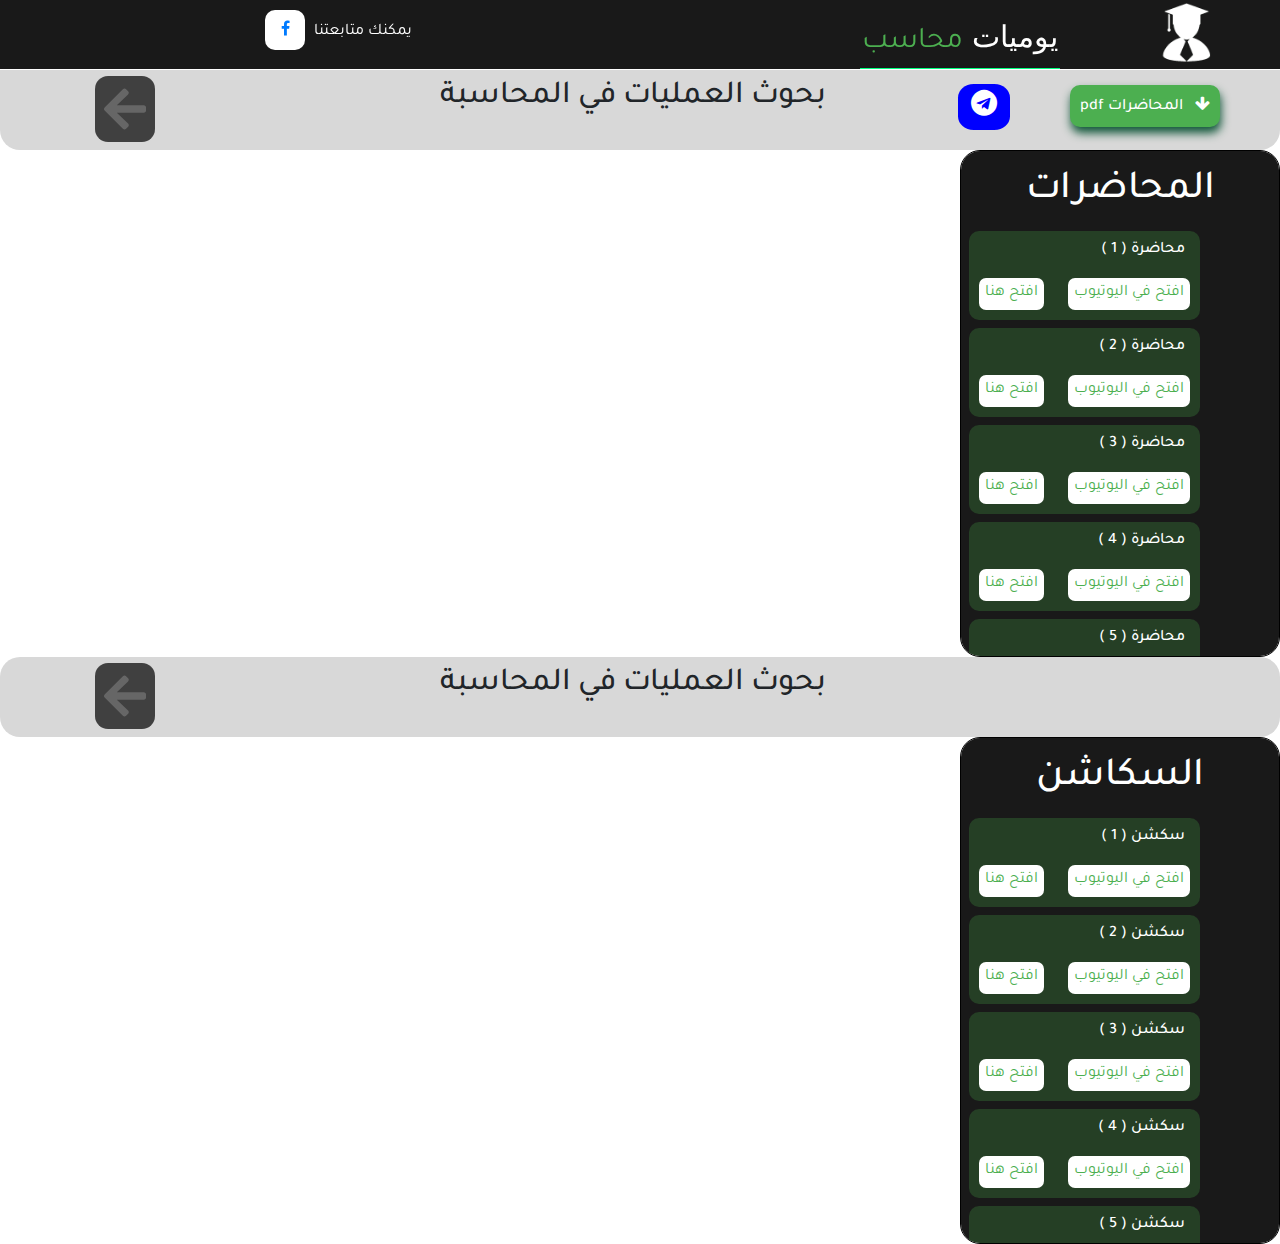
<file: amr.html>
<!DOCTYPE html>
<html>
<head lang="en">
    <meta charset="UTF-8">
    <meta name="viewport" content="width=device-width, initial-scale=1, shrink-to-fit=no">
    <title> يوميات محاسب </title>
    <link rel="stylesheet" href="css/bootstrap.min.css">
    <link rel="stylesheet" href="css/font-awesome.min.css">
    <link rel="stylesheet" href="https://fonts.googleapis.com/css2?family=Tajawal:wght@500&display=swap" >
    <link rel="stylesheet" href="css/owl.carousel.min.css">
    <link rel="stylesheet" href="css/owl.theme.default.min.css">
    <link rel="stylesheet" href="css/style.css">
    <link rel="stylesheet" media="(max-width: 800px)" href="css/media 300.css">
    <link href="images/eeeeeeeee22.png" rel="icon" type="image/x-icon" style="width: 50px; height: 50px;">
</head>
<body >


<!-- 
    <div class="loading2"> 
        <div class="spinner">
            <div class="bounce1"></div>
            <div class="bounce2"></div>
            <div class="bounce3"></div>
        </div>
    </div>  -->






<nav class="navbaro background-nav"> 
    <ul>                   
        <li>
            <a href="https://www.facebook.com/kfscommerce25" target="blanck"><i  class="fa fa-facebook icon-primary" alt="يوميات محاسب"></i></a>
            
         <SPAN>
            يمكنك متابعتنا 
        </SPAN> 
    </li>
    </ul>
      <img src="images/a222.png" alt="trdyfugu">
        <span class="bord-img"></span>
        <div class="logo boorderr-botom">يوميات <span class="st main-color">  محاسب </span></div>                   
</nav>

<div class="techer-ars">
    <div class="container">
        
      <a href="index.html" >
          <small class="small-back">الرجوع للصفحة الرئيسية</small>
          
           <svg aria-hidden="true" focusable="false" data-prefix="fas" data-icon="arrow-left" role="img" xmlns="http://www.w3.org/2000/svg" viewBox="0 0 448 512" class="svg-inline--fa svg-back  fa-arrow-left fa-w-14 fa-fw fa-lg"><path fill="currentColor" d="M257.5 445.1l-22.2 22.2c-9.4 9.4-24.6 9.4-33.9 0L7 273c-9.4-9.4-9.4-24.6 0-33.9L201.4 44.7c9.4-9.4 24.6-9.4 33.9 0l22.2 22.2c9.5 9.5 9.3 25-.4 34.3L136.6 216H424c13.3 0 24 10.7 24 24v32c0 13.3-10.7 24-24 24H136.6l120.5 114.8c9.8 9.3 10 24.8.4 34.3z" class=""></path></svg>
           </a>
           <h2 class="text-center">بحوث العمليات في المحاسبة</h2>
           <div class="groub-head">
            <a href="https://t.me/joinchat/QTkiIlj0s1MPuo448P0jPA" target="blanck"><i class="fa fa-telegram"></i></a>
            </div>
    </div>
</div>        
<div class="pdf-hom">
    <h6>pdf المحاضرات  <i class="fa fa-arrow-down ml-2"></i></h6>
    <div class="pdf-list">
            <ul>

                <li><a href="pdf/section 4/الفصل_الثاني_بحوث_العمليات_في_المحاسبة.pdf" target="blanck">الفصل الثاني</a></li>
                <li><a href="pdf/section 4/الفصل_الثالث_بحوث_العمليات_في_المحاسبة.pdf" target="blanck">الفصل الثالث</a></li>

                
            </ul>
    </div>
</div>

<div class="menu-list col-12 col-sm-3 col-lg-3 ml-auto">
 <div class="text-secshen"> 
     <h1 class="text-center pt-3">المحاضرات</h1>
 </div>
 <section class="row">
   <div class="containe">
        <div class="item-list m-2">
            <h6>( 1 ) محاضرة </h6>
            <button class="show1 show-i"> افتح هنا </button>
           <a href="https://www.youtube.com/embed/A6hqJao1VIA" target="blnck"> <button> افتح في اليوتيوب</button></a>
        </div>
        <div class="item-list m-2">
            <h6>( 2 ) محاضرة </h6>
            <button class="show2 show-i"> افتح هنا </button>
           <a href="https://www.youtube.com/embed/HoW3Ox1ANh8" target="blnck"> <button> افتح في اليوتيوب</button></a>
        </div>
        <div class="item-list m-2">
            <h6>( 3 ) محاضرة </h6>
            <button class="show3 show-i"> افتح هنا </button>
           <a href="https://www.youtube.com/embed/_pDmB6SyOqw" target="blnck"> <button> افتح في اليوتيوب</button></a>
        </div>
        <div class="item-list m-2">
            <h6>( 4 ) محاضرة </h6>
            <button class="show4 show-i"> افتح هنا </button>
           <a href="https://www.youtube.com/embed/DvCwhdPk0Wo" target="blnck"> <button> افتح في اليوتيوب</button></a>
        </div>
        <div class="item-list m-2">
            <h6>( 5 ) محاضرة </h6>
            <button class="show5 show-i"> افتح هنا </button>
           <a href="https://www.youtube.com/embed/IFyV21ciKek" target="blnck"> <button> افتح في اليوتيوب</button></a>
        </div>
        <div class="item-list m-2">
            <h6>( 6 ) محاضرة </h6>
            <button class="show6 show-i"> افتح هنا </button>
           <a href="https://www.youtube.com/embed/fwPr5cC_DPY" target="blnck"> <button> افتح في اليوتيوب</button></a>
        </div>
        <div class="item-list m-2">
            <h6>( 7 ) محاضرة </h6>
            <button class="show7 show-i"> افتح هنا </button>
           <a href="https://www.youtube.com/embed/fCgU0vIPtzQ" target="blnck"> <button> افتح في اليوتيوب</button></a>
        </div>

    </div>
</div>

<!--  class="hide2" -->
<section class="hide-vedio">
    
    <iframe class="hide1 width="560" height="315" src="https://www.youtube.com/embed/A6hqJao1VIA" frameborder="0" allow="accelerometer; autoplay; encrypted-media; gyroscope; picture-in-picture" allowfullscreen></iframe><section class="hide-vedio">
        <iframe class="hide2 width="560" height="315" src="https://www.youtube.com/embed/HoW3Ox1ANh8" frameborder="0" allow="accelerometer; autoplay; encrypted-media; gyroscope; picture-in-picture" allowfullscreen></iframe>    </section>
    <section class="hide-vedio">
        <iframe class="hide3 width="560" height="315" src="https://www.youtube.com/embed/_pDmB6SyOqw" frameborder="0" allow="accelerometer; autoplay; encrypted-media; gyroscope; picture-in-picture" allowfullscreen></iframe>        </section>
        <section class="hide-vedio">
            <iframe class="hide4 width="560" height="315" src="https://www.youtube.com/embed/DvCwhdPk0Wo" frameborder="0" allow="accelerometer; autoplay; encrypted-media; gyroscope; picture-in-picture" allowfullscreen></iframe>            </section>
            <section class="hide-vedio">
                <iframe class="hide5 width="560" height="315" src="https://www.youtube.com/embed/IFyV21ciKek" frameborder="0" allow="accelerometer; autoplay; encrypted-media; gyroscope; picture-in-picture" allowfullscreen></iframe>                </section>
                <section class="hide-vedio">
                    <iframe class="hide6 width="560" height="315" src="https://www.youtube.com/embed/fwPr5cC_DPY" frameborder="0" allow="accelerometer; autoplay; encrypted-media; gyroscope; picture-in-picture" allowfullscreen></iframe>                </section>
                <section class="hide-vedio">
                    <iframe class="hide7 width="560" height="315" src="https://www.youtube.com/embed/fCgU0vIPtzQ" frameborder="0" allow="accelerometer; autoplay; encrypted-media; gyroscope; picture-in-picture" allowfullscreen></iframe>                </section>

</section>
</section>
<div class="remo">
    <i class="fa fa-remove i-remove"></i>
</div>











<!-- start scation -->

<div class="techer-ars2">
    <div class="container">
        
      <a href="index.html" >
          <small class="small-back">الرجوع للصفحة الرئيسية</small>
          
           <svg aria-hidden="true" focusable="false" data-prefix="fas" data-icon="arrow-left" role="img" xmlns="http://www.w3.org/2000/svg" viewBox="0 0 448 512" class="svg-inline--fa svg-back  fa-arrow-left fa-w-14 fa-fw fa-lg"><path fill="currentColor" d="M257.5 445.1l-22.2 22.2c-9.4 9.4-24.6 9.4-33.9 0L7 273c-9.4-9.4-9.4-24.6 0-33.9L201.4 44.7c9.4-9.4 24.6-9.4 33.9 0l22.2 22.2c9.5 9.5 9.3 25-.4 34.3L136.6 216H424c13.3 0 24 10.7 24 24v32c0 13.3-10.7 24-24 24H136.6l120.5 114.8c9.8 9.3 10 24.8.4 34.3z" class=""></path></svg>
           </a>
           <h2 class="text-center">بحوث العمليات في المحاسبة </h2>
          
           
           </div>
    </div>


    <div class="menu-list col-12 col-sm-3 col-lg-3 ml-auto">
        <div class="text-secshen"> 
            <h1 class="text-center pt-3">السكاشن</h1>
        </div>
        <section class="row">
          <div class="containe">
               <div class="item-list m-2">
                   <h6>( 1 ) سكشن </h6>
                   <button class="show9 show-i2"> افتح هنا </button>
                  <a href="https://www.youtube.com/embed/JNYz4JbnEd4" target="blnck"> <button> افتح في اليوتيوب</button></a>
               </div>
               <div class="item-list m-2">
                   <h6>( 2 ) سكشن </h6>
                   <button class="show10 show-i2"> افتح هنا </button>
                  <a href="https://www.youtube.com/embed/lKKX4YCnKy4" target="blnck"> <button> افتح في اليوتيوب</button></a>
               </div>
               <div class="item-list m-2">
                   <h6>( 3 ) سكشن </h6>
                   <button class="show11 show-i2"> افتح هنا </button>
                  <a href="https://www.youtube.com/embed/WiECwH1wD2Y" target="blnck"> <button> افتح في اليوتيوب</button></a>
               </div>
               <div class="item-list m-2">
                   <h6>( 4 ) سكشن </h6>
                   <button class="show12 show-i2"> افتح هنا </button>
                  <a href="https://www.youtube.com/embed/UbElu9IvimM" target="blnck"> <button> افتح في اليوتيوب</button></a>
               </div>
               <div class="item-list m-2">
                   <h6>( 5 ) سكشن </h6>
                   <button class="show13 show-i2"> افتح هنا </button>
                  <a href="https://www.youtube.com/embed/IDnKn5w1gUY" target="blnck"> <button> افتح في اليوتيوب</button></a>
               </div>
              
       
           </div>
       </div>
       
       <!--  class="hide2" -->
       <section class="hide-vedio2">
           
        <iframe class="hide9"  width="560" height="315" src="https://www.youtube.com/embed/JNYz4JbnEd4" frameborder="0" allow="accelerometer; autoplay; encrypted-media; gyroscope; picture-in-picture" allowfullscreen></iframe>       <section class="hide-vedio">
            <iframe class="hide10"  width="560" height="315" src="https://www.youtube.com/embed/lKKX4YCnKy4" frameborder="0" allow="accelerometer; autoplay; encrypted-media; gyroscope; picture-in-picture" allowfullscreen></iframe>           </section>
           <section class="hide-vedio">
            <iframe class="hide11"  width="560" height="315" src="https://www.youtube.com/embed/WiECwH1wD2Y" frameborder="0" allow="accelerometer; autoplay; encrypted-media; gyroscope; picture-in-picture" allowfullscreen></iframe>               </section>
               <section class="hide-vedio">
                <iframe class="hide12"  width="560" height="315" src="https://www.youtube.com/embed/UbElu9IvimM" frameborder="0" allow="accelerometer; autoplay; encrypted-media; gyroscope; picture-in-picture" allowfullscreen></iframe>                   </section>
                   <section class="hide-vedio">
                    <iframe class="hide13"  width="560" height="315" src="https://www.youtube.com/embed/IDnKn5w1gUY" frameborder="0" allow="accelerometer; autoplay; encrypted-media; gyroscope; picture-in-picture" allowfullscreen></iframe>                       </section>
                       
       
       </section>
       </section>
       <div class="remo2">
           <i class="fa fa-remove i-remove"></i>
       </div>











 
<!--  Start Code BootStrap 4-->

<script src="js/jquery-3.4.1.slim.min.js"></script>
<script src="js/popper.min.js"></script>
<script src="js/bootstrap.min.js"></script>

<!--  End Code BootStrap 4-->

<!--  Start Code Jquery-->

<script src="js/jquery-3.4.1.min.js"></script>

<script src="js/testing.js"></script>

<!--  End Code Jquery-->



</body>
</html>
</file>
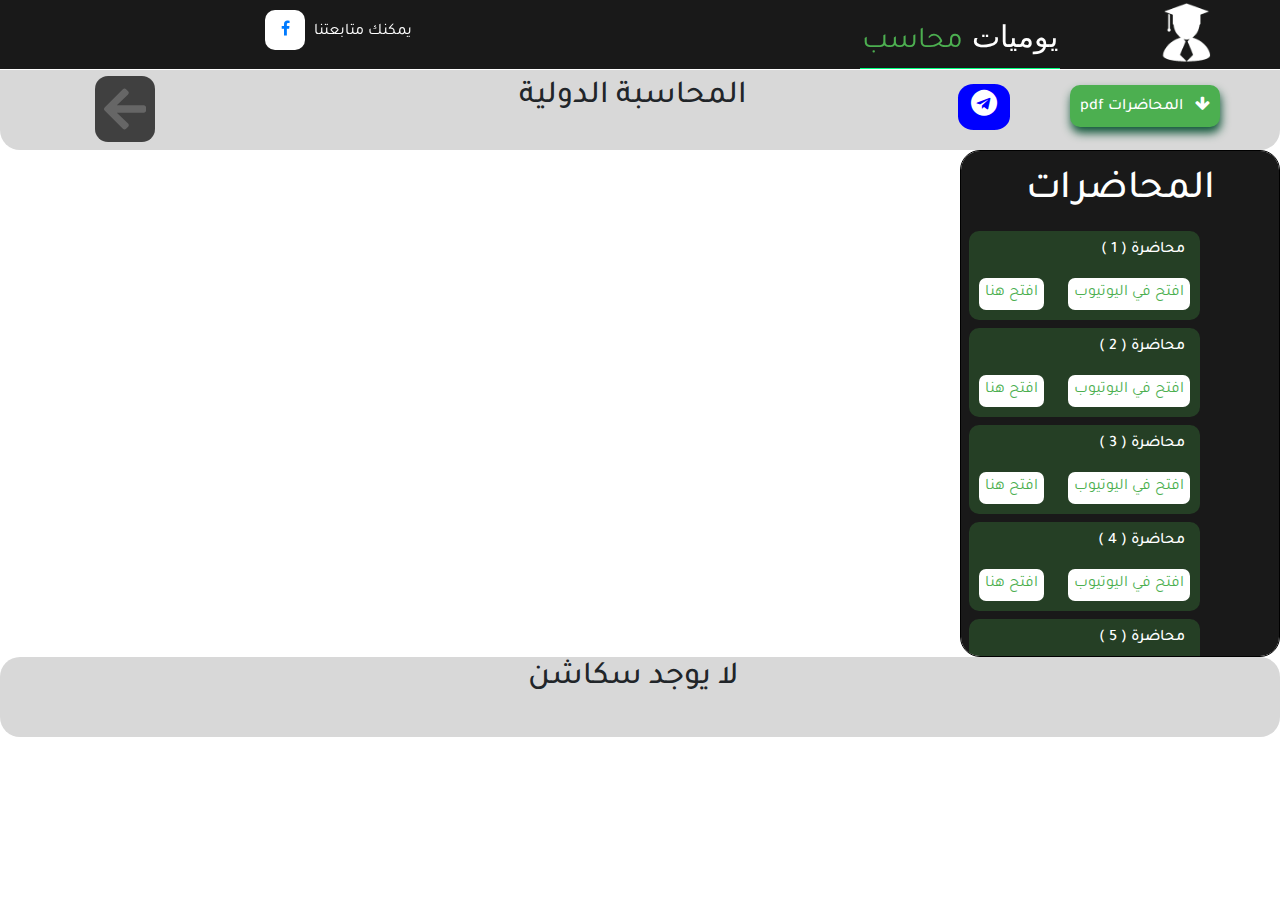
<file: bekham.html>
<!DOCTYPE html>
<html>
<head lang="en">
    <meta charset="UTF-8">
    <meta name="viewport" content="width=device-width, initial-scale=1, shrink-to-fit=no">
    <title> يوميات محاسب </title>
    <link rel="stylesheet" href="css/bootstrap.min.css">
    <link rel="stylesheet" href="css/font-awesome.min.css">
    <link rel="stylesheet" href="https://fonts.googleapis.com/css2?family=Tajawal:wght@500&display=swap" >
    <link rel="stylesheet" href="css/owl.carousel.min.css">
    <link rel="stylesheet" href="css/owl.theme.default.min.css">
    <link rel="stylesheet" href="css/style.css">
    <link rel="stylesheet" media="(max-width: 800px)" href="css/media 300.css">
    <link href="images/eeeeeeeee22.png" rel="icon" type="image/x-icon" style="width: 50px; height: 50px;">
</head>
<body >


<!-- 
    <div class="loading2"> 
        <div class="spinner">
            <div class="bounce1"></div>
            <div class="bounce2"></div>
            <div class="bounce3"></div>
        </div>
    </div>  -->






<nav class="navbaro background-nav"> 
    <ul>                   
        <li>
            <a href="https://www.facebook.com/kfscommerce25" target="blanck"><i  class="fa fa-facebook icon-primary" alt="يوميات محاسب"></i></a>
            
         <SPAN>
            يمكنك متابعتنا 
        </SPAN> 
    </li>
    </ul>
      <img src="images/a222.png" alt="trdyfugu">
        <span class="bord-img"></span>
        <div class="logo boorderr-botom">يوميات <span class="st main-color">  محاسب </span></div>                   
</nav>

<div class="techer-ars">
    <div class="container">
        
      <a href="index.html" >
          <small class="small-back">الرجوع للصفحة الرئيسية</small>
          
           <svg aria-hidden="true" focusable="false" data-prefix="fas" data-icon="arrow-left" role="img" xmlns="http://www.w3.org/2000/svg" viewBox="0 0 448 512" class="svg-inline--fa svg-back  fa-arrow-left fa-w-14 fa-fw fa-lg"><path fill="currentColor" d="M257.5 445.1l-22.2 22.2c-9.4 9.4-24.6 9.4-33.9 0L7 273c-9.4-9.4-9.4-24.6 0-33.9L201.4 44.7c9.4-9.4 24.6-9.4 33.9 0l22.2 22.2c9.5 9.5 9.3 25-.4 34.3L136.6 216H424c13.3 0 24 10.7 24 24v32c0 13.3-10.7 24-24 24H136.6l120.5 114.8c9.8 9.3 10 24.8.4 34.3z" class=""></path></svg>
           </a>
           <h2 class="text-center">المحاسبة الدولية</h2>
           <div class="groub-head">
            <a href="https://t.me/joinchat/QTkiIlbZXVVD-EZRuunqEw" target="blanck"><i class="fa fa-telegram"></i></a>
            </div>
    </div>
</div>        
<div class="pdf-hom">
    <h6>pdf المحاضرات  <i class="fa fa-arrow-down ml-2"></i></h6>
    <div class="pdf-list">
            <ul>
                <li><a href="pdf/section 7/محاسبة_دولية.pdf" target="blanck">محاضرات المادة</a></li>
              
            </ul>
    </div>
</div>

<div class="menu-list col-12 col-sm-3 col-lg-3 ml-auto">
 <div class="text-secshen"> 
     <h1 class="text-center pt-3">المحاضرات</h1>
 </div>
 <section class="row">
   <div class="containe">
        <div class="item-list m-2">
            <h6>( 1 ) محاضرة </h6>
            <button class="show1 show-i"> افتح هنا </button>
           <a href="https://www.youtube.com/embed/tMikyuqX5VU" target="blnck"> <button> افتح في اليوتيوب</button></a>
        </div>
        <div class="item-list m-2">
            <h6>( 2 ) محاضرة </h6>
            <button class="show2 show-i"> افتح هنا </button>
           <a href="https://www.youtube.com/embed/yKYz8acdWsI" target="blnck"> <button> افتح في اليوتيوب</button></a>
        </div>
        <div class="item-list m-2">
            <h6>( 3 ) محاضرة </h6>
            <button class="show3 show-i"> افتح هنا </button>
           <a href="https://www.youtube.com/embed/2eGjQiAZR28" target="blnck"> <button> افتح في اليوتيوب</button></a>
        </div>
        <div class="item-list m-2">
            <h6>( 4 ) محاضرة </h6>
            <button class="show4 show-i"> افتح هنا </button>
           <a href="https://www.youtube.com/embed/wXsDJd0KE48" target="blnck"> <button> افتح في اليوتيوب</button></a>
        </div>
        <div class="item-list m-2">
            <h6>( 5 ) محاضرة </h6>
            <button class="show5 show-i"> افتح هنا </button>
           <a href="https://www.youtube.com/embed/czubkz0cvaw" target="blnck"> <button> افتح في اليوتيوب</button></a>
        </div>
        <div class="item-list m-2">
            <h6>( 6 ) محاضرة </h6>
            <button class="show6 show-i"> افتح هنا </button>
           <a href="https://www.youtube.com/embed/b79ODoD6jSg" target="blnck"> <button> افتح في اليوتيوب</button></a>
        </div>
        <div class="item-list m-2">
            <h6>( 7 ) محاضرة </h6>
            <button class="show7 show-i"> افتح هنا </button>
           <a href="https://www.youtube.com/embed/kr5HWY7x6p0" target="blnck"> <button> افتح في اليوتيوب</button></a>
        </div>

    </div>
</div>

<!--  class="hide2" -->
<section class="hide-vedio">
    
    <iframe class="hide1 width="560" height="315" src="https://www.youtube.com/embed/tMikyuqX5VU" frameborder="0" allow="accelerometer; autoplay; encrypted-media; gyroscope; picture-in-picture" allowfullscreen></iframe><section class="hide-vedio">
        <iframe class="hide2 width="560" height="315" src="https://www.youtube.com/embed/yKYz8acdWsI" frameborder="0" allow="accelerometer; autoplay; encrypted-media; gyroscope; picture-in-picture" allowfullscreen></iframe>    </section>
    <section class="hide-vedio">
        <iframe class="hide3 width="560" height="315" src="https://www.youtube.com/embed/2eGjQiAZR28" frameborder="0" allow="accelerometer; autoplay; encrypted-media; gyroscope; picture-in-picture" allowfullscreen></iframe>        </section>
        <section class="hide-vedio">
            <iframe class="hide4 width="560" height="315" src="https://www.youtube.com/embed/wXsDJd0KE48" frameborder="0" allow="accelerometer; autoplay; encrypted-media; gyroscope; picture-in-picture" allowfullscreen></iframe>            </section>
            <section class="hide-vedio">
                <iframe class="hide5 width="560" height="315" src="https://www.youtube.com/embed/czubkz0cvaw" frameborder="0" allow="accelerometer; autoplay; encrypted-media; gyroscope; picture-in-picture" allowfullscreen></iframe>                </section>
                <section class="hide-vedio">
                    <iframe class="hide6 width="560" height="315" src="https://www.youtube.com/embed/b79ODoD6jSg" frameborder="0" allow="accelerometer; autoplay; encrypted-media; gyroscope; picture-in-picture" allowfullscreen></iframe>                </section>
                <section class="hide-vedio">
                    <iframe class="hide7 width="560" height="315" src="https://www.youtube.com/embed/kr5HWY7x6p0" frameborder="0" allow="accelerometer; autoplay; encrypted-media; gyroscope; picture-in-picture" allowfullscreen></iframe>                </section>

</section>
</section>
<div class="remo">
    <i class="fa fa-remove i-remove"></i>
</div>











<!-- start scation -->

<div class="techer-ars2">
    <div class="container">
        
      
           <h2 class="text-center pt-4">لا يوجد سكاشن </h2>
          
           
           </div>
    </div>













 
<!--  Start Code BootStrap 4-->

<script src="js/jquery-3.4.1.slim.min.js"></script>
<script src="js/popper.min.js"></script>
<script src="js/bootstrap.min.js"></script>

<!--  End Code BootStrap 4-->

<!--  Start Code Jquery-->

<script src="js/jquery-3.4.1.min.js"></script>

<script src="js/testing.js"></script>

<!--  End Code Jquery-->



</body>
</html>
</file>
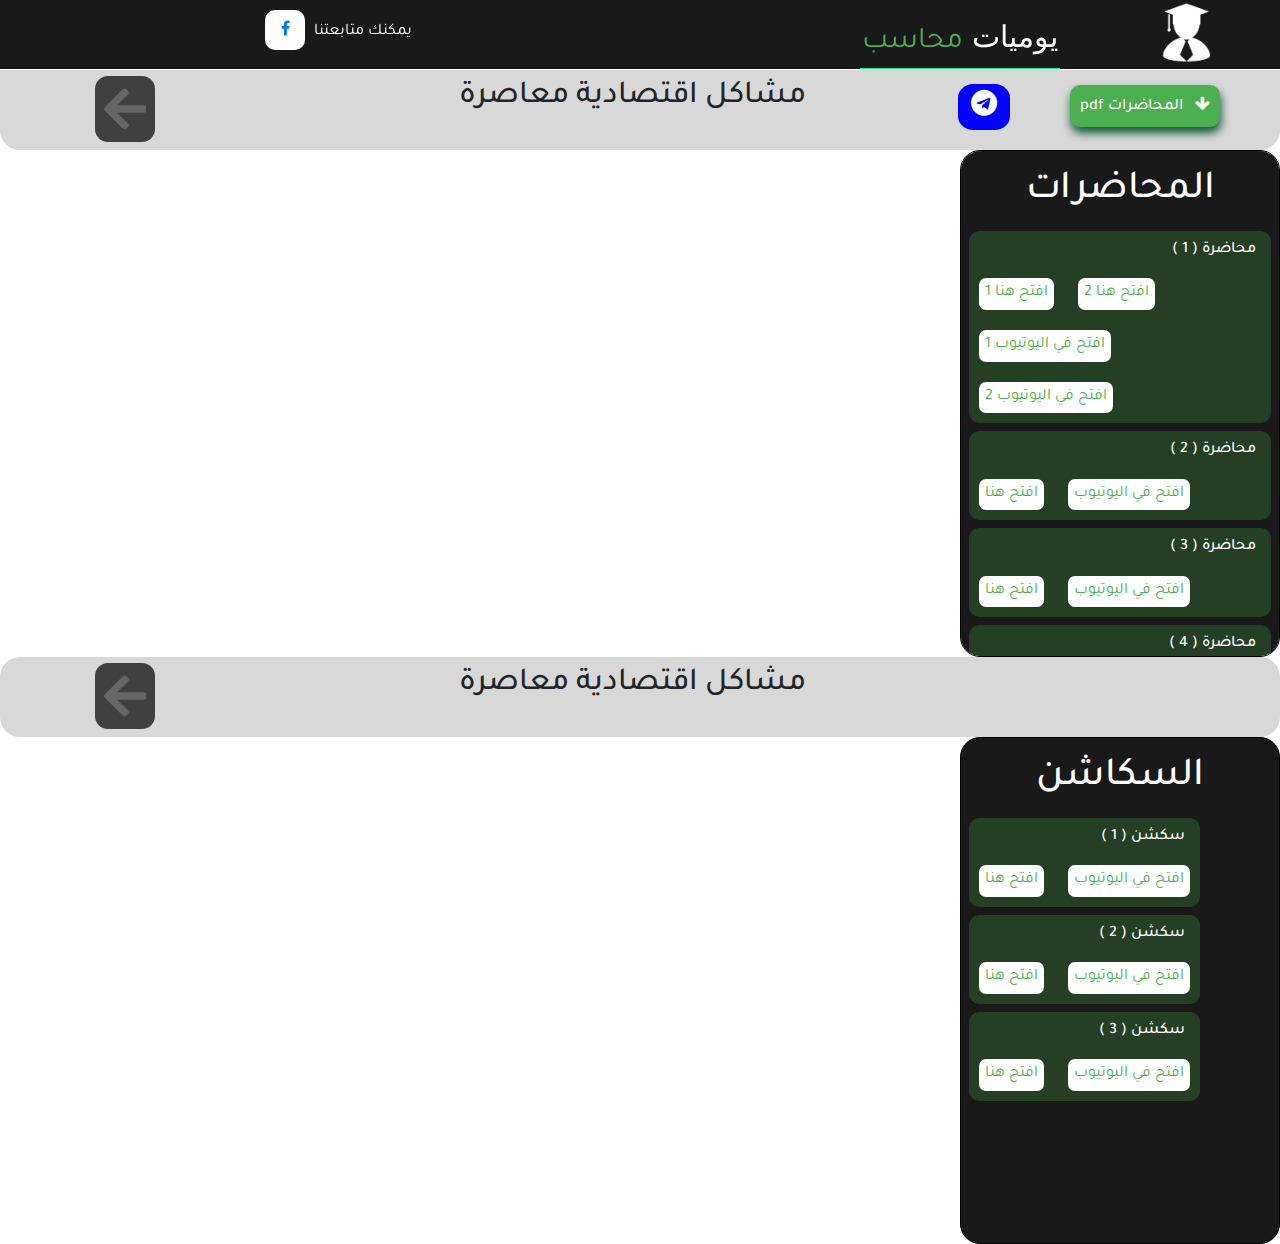
<file: gaber.html>
<!DOCTYPE html>
<html>
<head lang="en">
    <meta charset="UTF-8">
    <meta name="viewport" content="width=device-width, initial-scale=1, shrink-to-fit=no">
    <title> يوميات محاسب </title>
    <link rel="stylesheet" href="css/bootstrap.min.css">
    <link rel="stylesheet" href="css/font-awesome.min.css">
    <link rel="stylesheet" href="https://fonts.googleapis.com/css2?family=Tajawal:wght@500&display=swap" >
    <link rel="stylesheet" href="css/owl.carousel.min.css">
    <link rel="stylesheet" href="css/owl.theme.default.min.css">
    <link rel="stylesheet" href="css/style.css">
    <link rel="stylesheet" media="(max-width: 800px)" href="css/media 300.css">
    <link href="images/eeeeeeeee22.png" rel="icon" type="image/x-icon" style="width: 50px; height: 50px;">
</head>
<body >


<!-- 
    <div class="loading2"> 
        <div class="spinner">
            <div class="bounce1"></div>
            <div class="bounce2"></div>
            <div class="bounce3"></div>
        </div>
    </div>  -->






<nav class="navbaro background-nav"> 
    <ul>                   
        <li>
            <a href="https://www.facebook.com/kfscommerce25" target="blanck"><i  class="fa fa-facebook icon-primary" alt="يوميات محاسب"></i></a>
            
         <SPAN>
            يمكنك متابعتنا 
        </SPAN> 
    </li>
    </ul>
      <img src="images/a222.png" alt="trdyfugu">
        <span class="bord-img"></span>
        <div class="logo boorderr-botom">يوميات <span class="st main-color">  محاسب </span></div>                   
</nav>

<div class="techer-ars">
    <div class="container">
        
      <a href="index.html" >
          <small class="small-back">الرجوع للصفحة الرئيسية</small>
          
           <svg aria-hidden="true" focusable="false" data-prefix="fas" data-icon="arrow-left" role="img" xmlns="http://www.w3.org/2000/svg" viewBox="0 0 448 512" class="svg-inline--fa svg-back  fa-arrow-left fa-w-14 fa-fw fa-lg"><path fill="currentColor" d="M257.5 445.1l-22.2 22.2c-9.4 9.4-24.6 9.4-33.9 0L7 273c-9.4-9.4-9.4-24.6 0-33.9L201.4 44.7c9.4-9.4 24.6-9.4 33.9 0l22.2 22.2c9.5 9.5 9.3 25-.4 34.3L136.6 216H424c13.3 0 24 10.7 24 24v32c0 13.3-10.7 24-24 24H136.6l120.5 114.8c9.8 9.3 10 24.8.4 34.3z" class=""></path></svg>
           </a>
           <h2 class="text-center">مشاكل اقتصادية معاصرة</h2>
           <div class="groub-head">
            <a href="https://t.me/joinchat/QTkiIlQ0gsnLb5m5b5DfMA" target="blanck"><i class="fa fa-telegram"></i></a>
            </div>
    </div>
</div>  
<div class="pdf-hom">
    <h6>pdf المحاضرات  <i class="fa fa-arrow-down ml-2"></i></h6>
    <div class="pdf-list">
            <ul>
                <li><a href="pdf/section 3/دكتور_عزت_قناوي_مشاكل_إقتصادية.pdf" target="blanck">د / عزت قناوي</a></li>
                <li><a href="pdf/section 3/محاضرات_مشاكل_الأقتصاديه_د._عصام.pdf" target="blanck">د / عصام عمر</a></li>
            
            </ul>
    </div>
</div>      

<div class="menu-list col-12 col-sm-3 col-lg-3 ml-auto">
 <div class="text-secshen"> 
     <h1 class="text-center pt-3">المحاضرات</h1>
 </div>
 <section class="row">
   <div class="containe">
        <div class="item-list m-2">
            <h6>( 1 ) محاضرة </h6>
            <button class="show1 show-i"> افتح هنا 1 </button>
            <button class="show2 show-i"> افتح هنا 2 </button>

           <a href="https://www.youtube.com/embed/0MNQYN0usbc" target="blnck"> <button> 1 افتح في اليوتيوب</button></a>
           <a href="https://www.youtube.com/embed/d_NetZRzGxU" target="blnck"> <button>  2 افتح في اليوتيوب</button></a>

        </div>
        <div class="item-list m-2">
            <h6>( 2 ) محاضرة </h6>
            <button class="show3 show-i"> افتح هنا </button>
           <a href="https://www.youtube.com/embed/yORYMkdnjmU" target="blnck"> <button> افتح في اليوتيوب</button></a>
        </div>
        <div class="item-list m-2">
            <h6>( 3 ) محاضرة </h6>
            <button class="show4 show-i"> افتح هنا </button>
           <a href="https://www.youtube.com/embed/8SyNeRGThME" target="blnck"> <button> افتح في اليوتيوب</button></a>
        </div>
        <div class="item-list m-2">
            <h6>( 4 ) محاضرة </h6>
            <button class="show5 show-i"> افتح هنا </button>
           <a href="https://www.youtube.com/embed/uIef0PjqX1k" target="blnck"> <button> افتح في اليوتيوب</button></a>
        </div>
    </div>
</div>

<!--  class="hide2" -->
<section class="hide-vedio">
    <iframe class="hide1 width="560" height="315" src="https://www.youtube.com/embed/0MNQYN0usbc" frameborder="0" allow="accelerometer; autoplay; encrypted-media; gyroscope; picture-in-picture" allowfullscreen></iframe>
</section>
    <section class="hide-vedio">
        <iframe class="hide2 width="560" height="315" src="https://www.youtube.com/embed/d_NetZRzGxU" frameborder="0" allow="accelerometer; autoplay; encrypted-media; gyroscope; picture-in-picture" allowfullscreen></iframe>    </section>
    <section class="hide-vedio">
        <iframe class="hide3 width="560" height="315" src="https://www.youtube.com/embed/yORYMkdnjmU" frameborder="0" allow="accelerometer; autoplay; encrypted-media; gyroscope; picture-in-picture" allowfullscreen></iframe>        </section>
        <section class="hide-vedio">
            <iframe class="hide4 width="560" height="315" src="https://www.youtube.com/embed/8SyNeRGThME" frameborder="0" allow="accelerometer; autoplay; encrypted-media; gyroscope; picture-in-picture" allowfullscreen></iframe>            </section>
            <section class="hide-vedio">
                <iframe class="hide5 width="560" height="315" src="https://www.youtube.com/embed/uIef0PjqX1k" frameborder="0" allow="accelerometer; autoplay; encrypted-media; gyroscope; picture-in-picture" allowfullscreen></iframe>                </section>
              

</section>
</section>
<div class="remo">
    <i class="fa fa-remove i-remove"></i>
</div>











<!-- start scation -->

<div class="techer-ars2">
    <div class="container">
        
      <a href="index.html" >
          <small class="small-back">الرجوع للصفحة الرئيسية</small>
          
           <svg aria-hidden="true" focusable="false" data-prefix="fas" data-icon="arrow-left" role="img" xmlns="http://www.w3.org/2000/svg" viewBox="0 0 448 512" class="svg-inline--fa svg-back  fa-arrow-left fa-w-14 fa-fw fa-lg"><path fill="currentColor" d="M257.5 445.1l-22.2 22.2c-9.4 9.4-24.6 9.4-33.9 0L7 273c-9.4-9.4-9.4-24.6 0-33.9L201.4 44.7c9.4-9.4 24.6-9.4 33.9 0l22.2 22.2c9.5 9.5 9.3 25-.4 34.3L136.6 216H424c13.3 0 24 10.7 24 24v32c0 13.3-10.7 24-24 24H136.6l120.5 114.8c9.8 9.3 10 24.8.4 34.3z" class=""></path></svg>
           </a>
           <h2 class="text-center">مشاكل اقتصادية معاصرة </h2>
          
           
           </div>
    </div>


    <div class="menu-list col-12 col-sm-3 col-lg-3 ml-auto">
        <div class="text-secshen"> 
            <h1 class="text-center pt-3">السكاشن</h1>
        </div>
        <section class="row">
          <div class="containe">
               <div class="item-list m-2">
                   <h6>( 1 ) سكشن </h6>
                   <button class="show9 show-i2"> افتح هنا </button>
                  <a href="https://www.youtube.com/embed/jhWv7yBg5rU" target="blnck"> <button> افتح في اليوتيوب</button></a>
               </div>
               <div class="item-list m-2">
                   <h6>( 2 ) سكشن </h6>
                   <button class="show10 show-i2"> افتح هنا </button>
                  <a href="https://www.youtube.com/embed/SD7jIXM7xEw" target="blnck"> <button> افتح في اليوتيوب</button></a>
               </div>
               <div class="item-list m-2">
                   <h6>( 3 ) سكشن </h6>
                   <button class="show11 show-i2"> افتح هنا </button>
                  <a href="https://www.youtube.com/embed/Nk4oVBu-7KY" target="blnck"> <button> افتح في اليوتيوب</button></a>
               </div>
             
       
           </div>
       </div>
       
       <!--  class="hide2" -->
       <section class="hide-vedio2">
           
        <iframe class="hide9"  width="560" height="315" src="https://www.youtube.com/embed/jhWv7yBg5rU" frameborder="0" allow="accelerometer; autoplay; encrypted-media; gyroscope; picture-in-picture" allowfullscreen></iframe>       <section class="hide-vedio">
            <iframe class="hide10"  width="560" height="315" src="https://www.youtube.com/embed/SD7jIXM7xEw" frameborder="0" allow="accelerometer; autoplay; encrypted-media; gyroscope; picture-in-picture" allowfullscreen></iframe>           </section>
           <section class="hide-vedio">
            <iframe class="hide11"  width="560" height="315" src="https://www.youtube.com/embed/Nk4oVBu-7KY" frameborder="0" allow="accelerometer; autoplay; encrypted-media; gyroscope; picture-in-picture" allowfullscreen></iframe>               </section>
              
       
       </section>
       </section>
       <div class="remo2">
           <i class="fa fa-remove i-remove"></i>
       </div>











 
<!--  Start Code BootStrap 4-->

<script src="js/jquery-3.4.1.slim.min.js"></script>
<script src="js/popper.min.js"></script>
<script src="js/bootstrap.min.js"></script>

<!--  End Code BootStrap 4-->

<!--  Start Code Jquery-->

<script src="js/jquery-3.4.1.min.js"></script>

<script src="js/testing.js"></script>

<!--  End Code Jquery-->



</body>
</html>
</file>
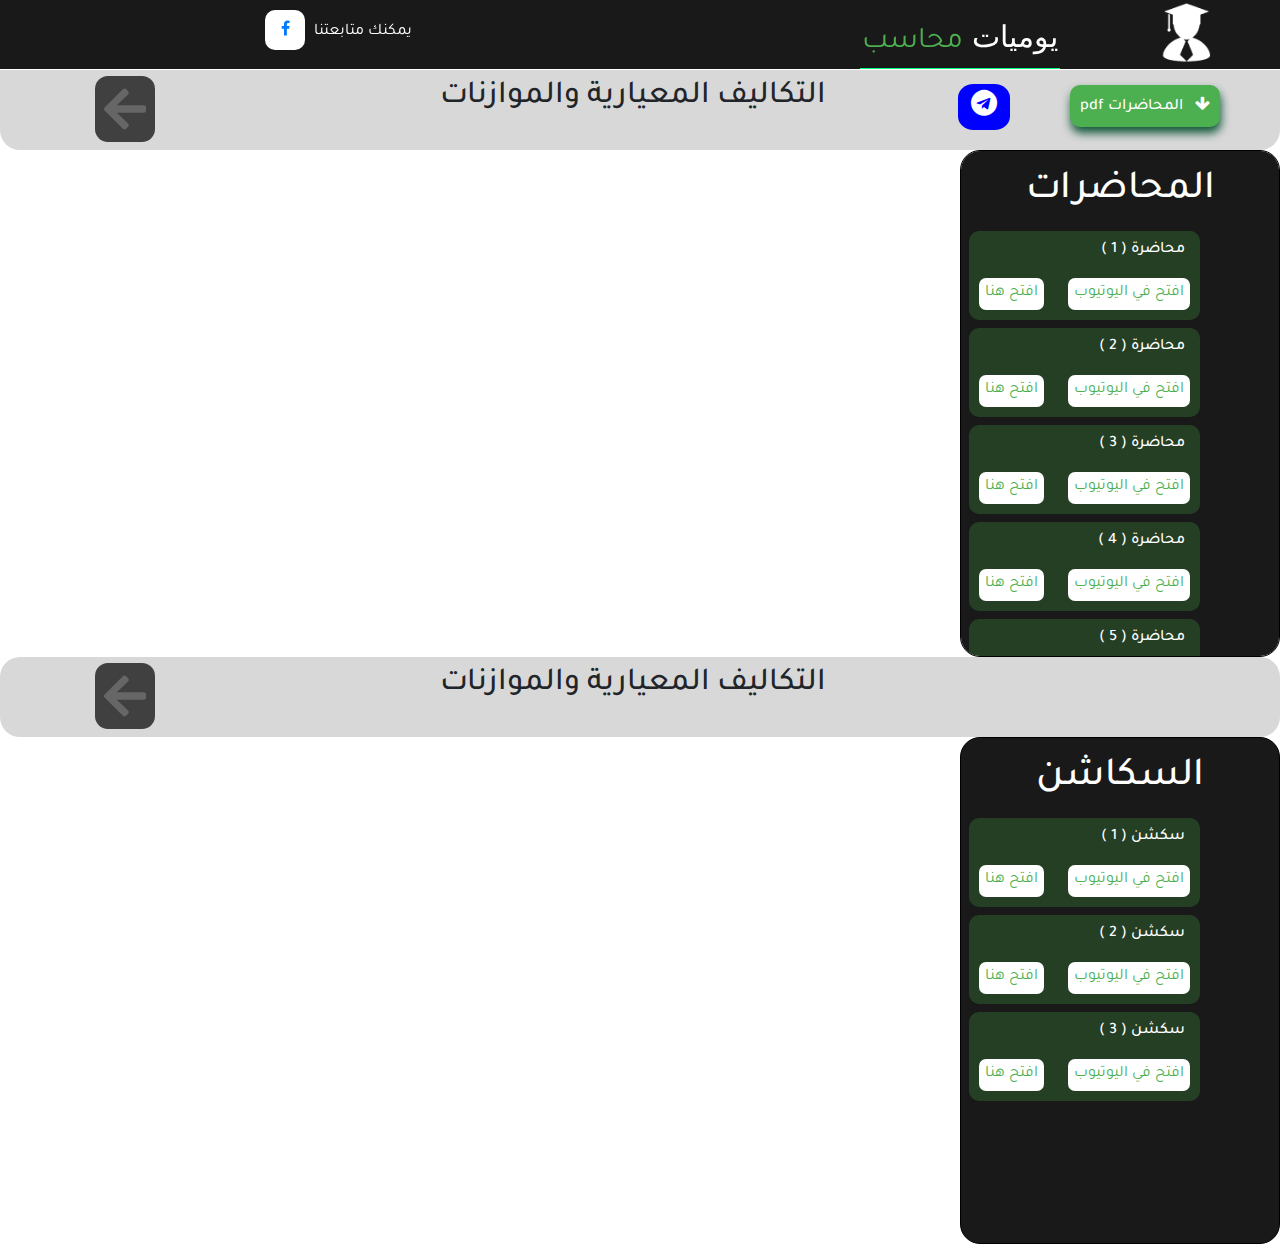
<file: ghaly.html>
<!DOCTYPE html>
<html>
<head lang="en">
    <meta charset="UTF-8">
    <meta name="viewport" content="width=device-width, initial-scale=1, shrink-to-fit=no">
    <title> يوميات محاسب </title>
    <link rel="stylesheet" href="css/bootstrap.min.css">
    <link rel="stylesheet" href="css/font-awesome.min.css">
    <link rel="stylesheet" href="https://fonts.googleapis.com/css2?family=Tajawal:wght@500&display=swap" >
    <link rel="stylesheet" href="css/owl.carousel.min.css">
    <link rel="stylesheet" href="css/owl.theme.default.min.css">
    <link rel="stylesheet" href="css/style.css">
    <link rel="stylesheet" media="(max-width: 800px)" href="css/media 300.css">
    <link href="images/eeeeeeeee22.png" rel="icon" type="image/x-icon" style="width: 50px; height: 50px;">
</head>
<body >


<!-- 
    <div class="loading2"> 
        <div class="spinner">
            <div class="bounce1"></div>
            <div class="bounce2"></div>
            <div class="bounce3"></div>
        </div>
    </div>  -->






<nav class="navbaro background-nav"> 
    <ul>                   
        <li>
            <a href="https://www.facebook.com/kfscommerce25" target="blanck"><i  class="fa fa-facebook icon-primary" alt="يوميات محاسب"></i></a>
            
         <SPAN>
            يمكنك متابعتنا 
        </SPAN> 
    </li>
    </ul>
      <img src="images/a222.png" alt="trdyfugu">
        <span class="bord-img"></span>
        <div class="logo boorderr-botom">يوميات <span class="st main-color">  محاسب </span></div>                   
</nav>

<div class="techer-ars">
    <div class="container">
        
      <a href="index.html" >
          <small class="small-back">الرجوع للصفحة الرئيسية</small>
          
           <svg aria-hidden="true" focusable="false" data-prefix="fas" data-icon="arrow-left" role="img" xmlns="http://www.w3.org/2000/svg" viewBox="0 0 448 512" class="svg-inline--fa svg-back  fa-arrow-left fa-w-14 fa-fw fa-lg"><path fill="currentColor" d="M257.5 445.1l-22.2 22.2c-9.4 9.4-24.6 9.4-33.9 0L7 273c-9.4-9.4-9.4-24.6 0-33.9L201.4 44.7c9.4-9.4 24.6-9.4 33.9 0l22.2 22.2c9.5 9.5 9.3 25-.4 34.3L136.6 216H424c13.3 0 24 10.7 24 24v32c0 13.3-10.7 24-24 24H136.6l120.5 114.8c9.8 9.3 10 24.8.4 34.3z" class=""></path></svg>
           </a>
           <h2 class="text-center">التكاليف المعيارية والموازنات</h2>
           <div class="groub-head">
            <a href="https://t.me/joinchat/QTkiIk2sfFrWp9Nv_k1JoA" target="blanck"><i class="fa fa-telegram"></i></a>
            </div>
    </div>
</div>        
<div class="pdf-hom">
    <h6>pdf المحاضرات  <i class="fa fa-arrow-down ml-2"></i></h6>
    <div class="pdf-list">
            <ul>
                <li><a href="pdf/section 6/الفصل_الاول_أسواق_مالية.pdf" target="blanck">الفصل الاول</a></li>
                <li><a href="pdf/section 6/الفصل_الثاني_أسواق_مالية.pdf" target="blanck">الفصل الثاني</a></li>
                <li><a href="pdf/section 6/الفصل_الثالث_أسواق_مالية.pdf" target="blanck">الفصل الثالث</a></li>
                <li><a href="pdf/section 6/الفصل_الرابع_أسواق_مالية.pdf" target="blanck">الفصل الرابع</a></li>
                <li><a href="pdf/section 6/الفصل_الخامس_أسواق_مالية.pdf target="blanck">الفصل الخامس</a></li>
                <li><a href="pdf/section 6/الفصل_السادس_أسواق_مالية.pdf" target="blanck">الفصل السادس</a></li>
                <li><a href="pdf/section 6/محاضرات_اسواق_مالية.pdf" target="blanck">محاضرات المادة</a></li>

            </ul>
    </div>
</div>

<div class="menu-list col-12 col-sm-3 col-lg-3 ml-auto">
 <div class="text-secshen"> 
     <h1 class="text-center pt-3">المحاضرات</h1>
 </div>
 <section class="row">
   <div class="containe">
        <div class="item-list m-2">
            <h6>( 1 ) محاضرة </h6>
            <button class="show1 show-i"> افتح هنا </button>
           <a href="https://www.youtube.com/embed/e1HvAQTHMvs" target="blnck"> <button> افتح في اليوتيوب</button></a>
        </div>
        <div class="item-list m-2">
            <h6>( 2 ) محاضرة </h6>
            <button class="show2 show-i"> افتح هنا </button>
           <a href="https://www.youtube.com/embed/_mxx98qb7jE" target="blnck"> <button> افتح في اليوتيوب</button></a>
        </div>
        <div class="item-list m-2">
            <h6>( 3 ) محاضرة </h6>
            <button class="show3 show-i"> افتح هنا </button>
           <a href="https://www.youtube.com/embed/MT3xzHWypWk" target="blnck"> <button> افتح في اليوتيوب</button></a>
        </div>
        <div class="item-list m-2">
            <h6>( 4 ) محاضرة </h6>
            <button class="show4 show-i"> افتح هنا </button>
           <a href="https://www.youtube.com/embed/RU0iwYv9-zk" target="blnck"> <button> افتح في اليوتيوب</button></a>
        </div>
        <div class="item-list m-2">
            <h6>( 5 ) محاضرة </h6>
            <button class="show5 show-i"> افتح هنا </button>
           <a href="https://www.youtube.com/embed/A74S8LO1j5I" target="blnck"> <button> افتح في اليوتيوب</button></a>
        </div>
        <div class="item-list m-2">
            <h6>( 6 ) محاضرة </h6>
            <button class="show6 show-i"> افتح هنا </button>
           <a href="https://www.youtube.com/embed/Sq2xbdUAxGM" target="blnck"> <button> افتح في اليوتيوب</button></a>
        </div>
        <div class="item-list m-2">
            <h6>( 7 ) محاضرة </h6>
            <button class="show7 show-i"> افتح هنا </button>
           <a href="https://www.youtube.com/embed/0hZfveedL00" target="blnck"> <button> افتح في اليوتيوب</button></a>
        </div>

    </div>
</div>

<!--  class="hide2" -->
<section class="hide-vedio">
    
    <iframe class="hide1 width="560" height="315" src="https://www.youtube.com/embed/e1HvAQTHMvs" frameborder="0" allow="accelerometer; autoplay; encrypted-media; gyroscope; picture-in-picture" allowfullscreen></iframe><section class="hide-vedio">
        <iframe class="hide2 width="560" height="315" src="https://www.youtube.com/embed/_mxx98qb7jE" frameborder="0" allow="accelerometer; autoplay; encrypted-media; gyroscope; picture-in-picture" allowfullscreen></iframe>    </section>
    <section class="hide-vedio">
        <iframe class="hide3 width="560" height="315" src="https://www.youtube.com/embed/MT3xzHWypWk" frameborder="0" allow="accelerometer; autoplay; encrypted-media; gyroscope; picture-in-picture" allowfullscreen></iframe>        </section>
        <section class="hide-vedio">
            <iframe class="hide4 width="560" height="315" src="https://www.youtube.com/embed/RU0iwYv9-zk" frameborder="0" allow="accelerometer; autoplay; encrypted-media; gyroscope; picture-in-picture" allowfullscreen></iframe>            </section>
            <section class="hide-vedio">
                <iframe class="hide5 width="560" height="315" src="https://www.youtube.com/embed/A74S8LO1j5I" frameborder="0" allow="accelerometer; autoplay; encrypted-media; gyroscope; picture-in-picture" allowfullscreen></iframe>                </section>
                <section class="hide-vedio">
                    <iframe class="hide6 width="560" height="315" src="https://www.youtube.com/embed/Sq2xbdUAxGM" frameborder="0" allow="accelerometer; autoplay; encrypted-media; gyroscope; picture-in-picture" allowfullscreen></iframe>                </section>
                <section class="hide-vedio">
                    <iframe class="hide7 width="560" height="315" src="https://www.youtube.com/embed/0hZfveedL00" frameborder="0" allow="accelerometer; autoplay; encrypted-media; gyroscope; picture-in-picture" allowfullscreen></iframe>                </section>

</section>
</section>
<div class="remo">
    <i class="fa fa-remove i-remove"></i>
</div>











<!-- start scation -->

<div class="techer-ars2">
    <div class="container">
        
      <a href="index.html" >
          <small class="small-back">الرجوع للصفحة الرئيسية</small>
          
           <svg aria-hidden="true" focusable="false" data-prefix="fas" data-icon="arrow-left" role="img" xmlns="http://www.w3.org/2000/svg" viewBox="0 0 448 512" class="svg-inline--fa svg-back  fa-arrow-left fa-w-14 fa-fw fa-lg"><path fill="currentColor" d="M257.5 445.1l-22.2 22.2c-9.4 9.4-24.6 9.4-33.9 0L7 273c-9.4-9.4-9.4-24.6 0-33.9L201.4 44.7c9.4-9.4 24.6-9.4 33.9 0l22.2 22.2c9.5 9.5 9.3 25-.4 34.3L136.6 216H424c13.3 0 24 10.7 24 24v32c0 13.3-10.7 24-24 24H136.6l120.5 114.8c9.8 9.3 10 24.8.4 34.3z" class=""></path></svg>
           </a>
           <h2 class="text-center">التكاليف المعيارية والموازنات </h2>
          
           
           </div>
    </div>


    <div class="menu-list col-12 col-sm-3 col-lg-3 ml-auto">
        <div class="text-secshen"> 
            <h1 class="text-center pt-3">السكاشن</h1>
        </div>
        <section class="row">
          <div class="containe">
               <div class="item-list m-2">
                   <h6>( 1 ) سكشن </h6>
                   <button class="show9 show-i2"> افتح هنا </button>
                  <a href="https://www.youtube.com/embed/-ExNHBCrs0w" target="blnck"> <button> افتح في اليوتيوب</button></a>
               </div>
               <div class="item-list m-2">
                   <h6>( 2 ) سكشن </h6>
                   <button class="show10 show-i2"> افتح هنا </button>
                  <a href="https://www.youtube.com/embed/sBFg-5GOr5g" target="blnck"> <button> افتح في اليوتيوب</button></a>
               </div>
               <div class="item-list m-2">
                   <h6>( 3 ) سكشن </h6>
                   <button class="show11 show-i2"> افتح هنا </button>
                  <a href="https://www.youtube.com/embed/W6M0FXu6KQc" target="blnck"> <button> افتح في اليوتيوب</button></a>
               </div>
             
       
           </div>
       </div>
       
       <!--  class="hide2" -->
       <section class="hide-vedio2">
           
        <iframe class="hide9"  width="560" height="315" src="https://www.youtube.com/embed/-ExNHBCrs0w" frameborder="0" allow="accelerometer; autoplay; encrypted-media; gyroscope; picture-in-picture" allowfullscreen></iframe>       <section class="hide-vedio">
            <iframe class="hide10"  width="560" height="315" src="https://www.youtube.com/embed/sBFg-5GOr5g" frameborder="0" allow="accelerometer; autoplay; encrypted-media; gyroscope; picture-in-picture" allowfullscreen></iframe>           </section>
           <section class="hide-vedio">
            <iframe class="hide11"  width="560" height="315" src="https://www.youtube.com/embed/W6M0FXu6KQc" frameborder="0" allow="accelerometer; autoplay; encrypted-media; gyroscope; picture-in-picture" allowfullscreen></iframe>               </section>
              
       </section>
       </section>
       <div class="remo2">
           <i class="fa fa-remove i-remove"></i>
       </div>











 
<!--  Start Code BootStrap 4-->

<script src="js/jquery-3.4.1.slim.min.js"></script>
<script src="js/popper.min.js"></script>
<script src="js/bootstrap.min.js"></script>

<!--  End Code BootStrap 4-->

<!--  Start Code Jquery-->

<script src="js/jquery-3.4.1.min.js"></script>

<script src="js/testing.js"></script>

<!--  End Code Jquery-->



</body>
</html>
</file>
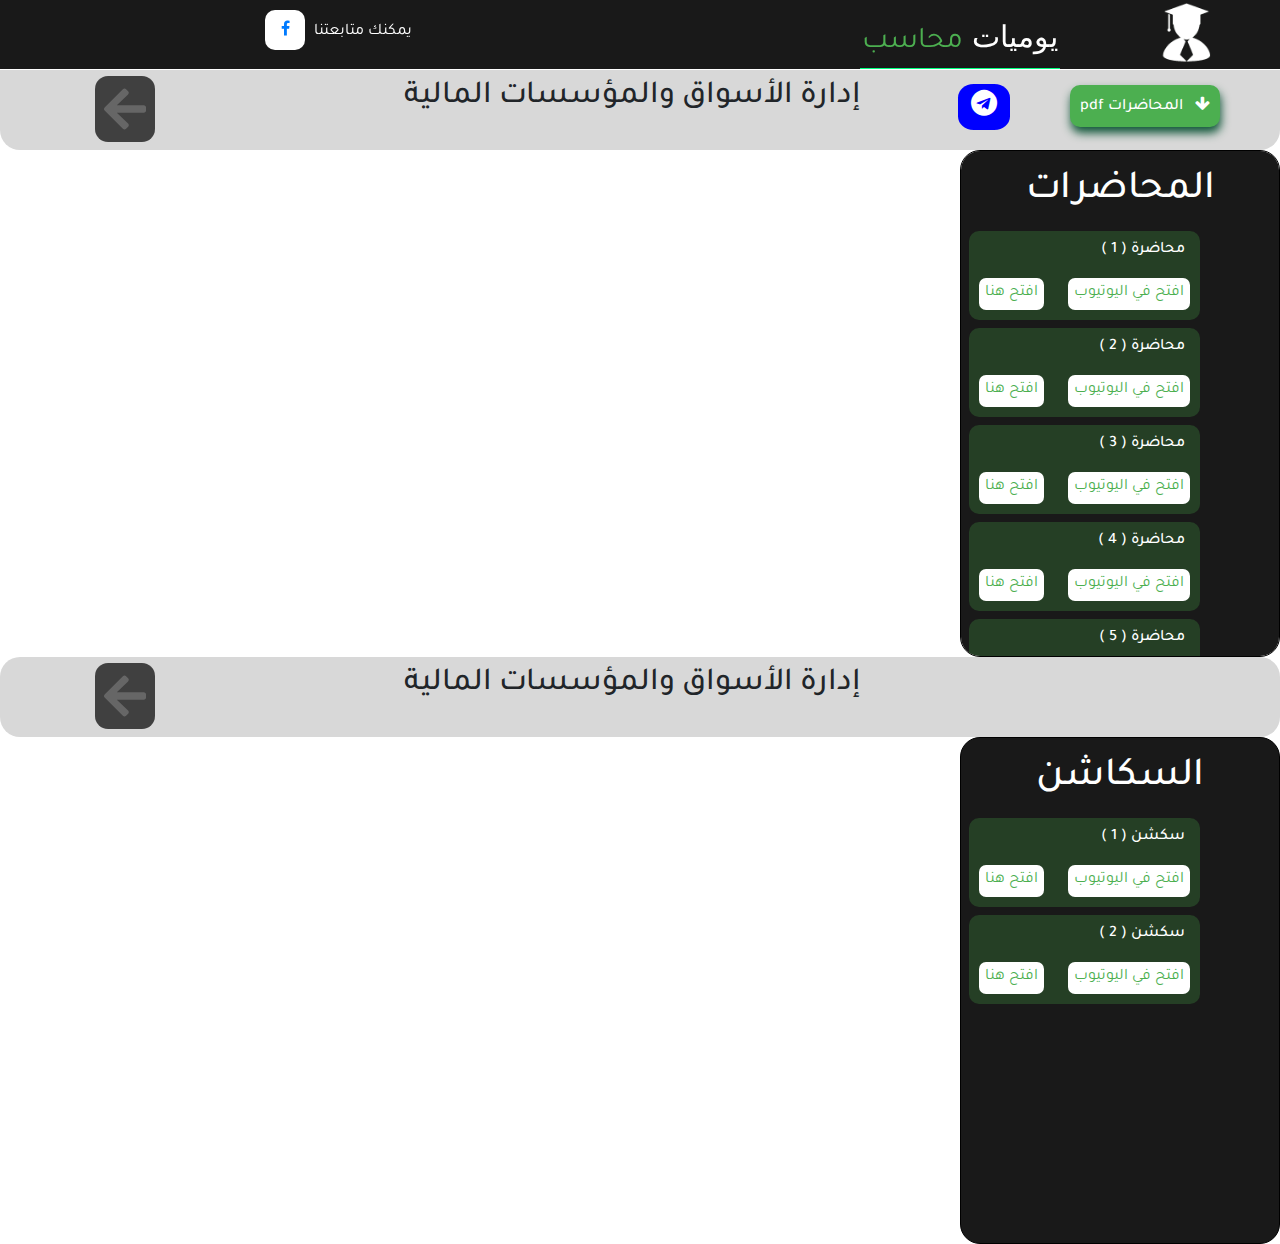
<file: halim.html>
<!DOCTYPE html>
<html>
<head lang="en">
    <meta charset="UTF-8">
    <meta name="viewport" content="width=device-width, initial-scale=1, shrink-to-fit=no">
    <title> يوميات محاسب </title>
    <link rel="stylesheet" href="css/bootstrap.min.css">
    <link rel="stylesheet" href="css/font-awesome.min.css">
    <link rel="stylesheet" href="https://fonts.googleapis.com/css2?family=Tajawal:wght@500&display=swap" >
    <link rel="stylesheet" href="css/owl.carousel.min.css">
    <link rel="stylesheet" href="css/owl.theme.default.min.css">
    <link rel="stylesheet" href="css/style.css">
    <link rel="stylesheet" media="(max-width: 800px)" href="css/media 300.css">
    <link href="images/eeeeeeeee22.png" rel="icon" type="image/x-icon" style="width: 50px; height: 50px;">
</head>
<body >


<!-- 
    <div class="loading2"> 
        <div class="spinner">
            <div class="bounce1"></div>
            <div class="bounce2"></div>
            <div class="bounce3"></div>
        </div>
    </div>  -->






<nav class="navbaro background-nav"> 
    <ul>                   
        <li>
            <a href="https://www.facebook.com/kfscommerce25" target="blanck"><i  class="fa fa-facebook icon-primary" alt="يوميات محاسب"></i></a>
            
         <SPAN>
            يمكنك متابعتنا 
        </SPAN> 
    </li>
    </ul>
      <img src="images/a222.png" alt="trdyfugu">
        <span class="bord-img"></span>
        <div class="logo boorderr-botom">يوميات <span class="st main-color">  محاسب </span></div>                   
</nav>

<div class="techer-ars">
    <div class="container">
        
      <a href="index.html" >
          <small class="small-back">الرجوع للصفحة الرئيسية</small>
          
           <svg aria-hidden="true" focusable="false" data-prefix="fas" data-icon="arrow-left" role="img" xmlns="http://www.w3.org/2000/svg" viewBox="0 0 448 512" class="svg-inline--fa svg-back  fa-arrow-left fa-w-14 fa-fw fa-lg"><path fill="currentColor" d="M257.5 445.1l-22.2 22.2c-9.4 9.4-24.6 9.4-33.9 0L7 273c-9.4-9.4-9.4-24.6 0-33.9L201.4 44.7c9.4-9.4 24.6-9.4 33.9 0l22.2 22.2c9.5 9.5 9.3 25-.4 34.3L136.6 216H424c13.3 0 24 10.7 24 24v32c0 13.3-10.7 24-24 24H136.6l120.5 114.8c9.8 9.3 10 24.8.4 34.3z" class=""></path></svg>
           </a>
           <h2 class="text-center">إدارة الأسواق والمؤسسات المالية</h2>
           <div class="groub-head">
            <a href="https://t.me/joinchat/QTkiIlGTDtZ6p3ZI5_3N6w" target="blanck"><i class="fa fa-telegram"></i></a>
            </div>
    </div>
</div>        
<div class="pdf-hom">
    <h6>pdf المحاضرات  <i class="fa fa-arrow-down ml-2"></i></h6>
    <div class="pdf-list">
            <ul>
                <li><a href="pdf/section 5/الفصل الاول.pdf" target="blanck">الفصل الاول</a></li>
                <li><a href="pdf/section 5/الفصل الثاني.pdf" target="blanck">الفصل الثاني</a></li>
                <li><a href="pdf/section 5/الفصل الثالث.pdf" target="blanck">الفصل الثالث</a></li>
                <li><a href="pdf/section 5/الفصل الرابع.pdf" target="blanck">الفصل الرابع</a></li>
                <li><a href="pdf/section 5/الفصل الخامس.pdf" target="blanck">الفصل الخامس</a></li>
                <li><a href="pdf/section 5/الفصل السادس.pdf" target="blanck">الفصل السادس</a></li>

            </ul>
    </div>
</div>

<div class="menu-list col-12 col-sm-3 col-lg-3 ml-auto">
 <div class="text-secshen"> 
     <h1 class="text-center pt-3">المحاضرات</h1>
 </div>
 <section class="row">
   <div class="containe">
        <div class="item-list m-2">
            <h6>( 1 ) محاضرة </h6>
            <button class="show1 show-i"> افتح هنا </button>
           <a href="https://www.youtube.com/embed/yQCvv5ddggk" target="blnck"> <button> افتح في اليوتيوب</button></a>
        </div>
        <div class="item-list m-2">
            <h6>( 2 ) محاضرة </h6>
            <button class="show2 show-i"> افتح هنا </button>
           <a href="https://www.youtube.com/embed/MRRxvlquMD0" target="blnck"> <button> افتح في اليوتيوب</button></a>
        </div>
        <div class="item-list m-2">
            <h6>( 3 ) محاضرة </h6>
            <button class="show3 show-i"> افتح هنا </button>
           <a href="https://www.youtube.com/embed/omkrOckjWVs" target="blnck"> <button> افتح في اليوتيوب</button></a>
        </div>
        <div class="item-list m-2">
            <h6>( 4 ) محاضرة </h6>
            <button class="show4 show-i"> افتح هنا </button>
           <a href="https://www.youtube.com/embed/IfLMrxZ3fqI" target="blnck"> <button> افتح في اليوتيوب</button></a>
        </div>
        <div class="item-list m-2">
            <h6>( 5 ) محاضرة </h6>
            <button class="show5 show-i"> افتح هنا </button>
           <a href="https://www.youtube.com/embed/WbMYHXsw0zg" target="blnck"> <button> افتح في اليوتيوب</button></a>
        </div>
        <div class="item-list m-2">
            <h6>( 6 ) محاضرة </h6>
            <button class="show6 show-i"> افتح هنا </button>
           <a href="https://www.youtube.com/embed/AK9FUk3iV2w" target="blnck"> <button> افتح في اليوتيوب</button></a>
        </div>
        

    </div>
</div>

<!--  class="hide2" -->
<section class="hide-vedio">
    
    <iframe class="hide1 width="560" height="315" src="https://www.youtube.com/embed/yQCvv5ddggk" frameborder="0" allow="accelerometer; autoplay; encrypted-media; gyroscope; picture-in-picture" allowfullscreen></iframe><section class="hide-vedio">
        <iframe class="hide2 width="560" height="315" src="https://www.youtube.com/embed/MRRxvlquMD0" frameborder="0" allow="accelerometer; autoplay; encrypted-media; gyroscope; picture-in-picture" allowfullscreen></iframe>    </section>
    <section class="hide-vedio">
        <iframe class="hide3 width="560" height="315" src="https://www.youtube.com/embed/omkrOckjWVs" frameborder="0" allow="accelerometer; autoplay; encrypted-media; gyroscope; picture-in-picture" allowfullscreen></iframe>        </section>
        <section class="hide-vedio">
            <iframe class="hide4 width="560" height="315" src="https://www.youtube.com/embed/IfLMrxZ3fqI" frameborder="0" allow="accelerometer; autoplay; encrypted-media; gyroscope; picture-in-picture" allowfullscreen></iframe>            </section>
            <section class="hide-vedio">
                <iframe class="hide5 width="560" height="315" src="https://www.youtube.com/embed/WbMYHXsw0zg" frameborder="0" allow="accelerometer; autoplay; encrypted-media; gyroscope; picture-in-picture" allowfullscreen></iframe>                </section>
                <section class="hide-vedio">
                    <iframe class="hide6 width="560" height="315" src="https://www.youtube.com/embed/AK9FUk3iV2w" frameborder="0" allow="accelerometer; autoplay; encrypted-media; gyroscope; picture-in-picture" allowfullscreen></iframe>                </section>
               

</section>
</section>
<div class="remo">
    <i class="fa fa-remove i-remove"></i>
</div>











<!-- start scation -->

<div class="techer-ars2">
    <div class="container">
        
      <a href="index.html" >
          <small class="small-back">الرجوع للصفحة الرئيسية</small>
          
           <svg aria-hidden="true" focusable="false" data-prefix="fas" data-icon="arrow-left" role="img" xmlns="http://www.w3.org/2000/svg" viewBox="0 0 448 512" class="svg-inline--fa svg-back  fa-arrow-left fa-w-14 fa-fw fa-lg"><path fill="currentColor" d="M257.5 445.1l-22.2 22.2c-9.4 9.4-24.6 9.4-33.9 0L7 273c-9.4-9.4-9.4-24.6 0-33.9L201.4 44.7c9.4-9.4 24.6-9.4 33.9 0l22.2 22.2c9.5 9.5 9.3 25-.4 34.3L136.6 216H424c13.3 0 24 10.7 24 24v32c0 13.3-10.7 24-24 24H136.6l120.5 114.8c9.8 9.3 10 24.8.4 34.3z" class=""></path></svg>
           </a>
           <h2 class="text-center">إدارة الأسواق والمؤسسات المالية </h2>
          
           
           </div>
    </div>


    <div class="menu-list col-12 col-sm-3 col-lg-3 ml-auto">
        <div class="text-secshen"> 
            <h1 class="text-center pt-3">السكاشن</h1>
        </div>
        <section class="row">
          <div class="containe">
               <div class="item-list m-2">
                   <h6>( 1 ) سكشن </h6>
                   <button class="show9 show-i2"> افتح هنا </button>
                  <a href="https://www.youtube.com/embed/yAaj67wZMRg" target="blnck"> <button> افتح في اليوتيوب</button></a>
               </div>
               <div class="item-list m-2">
                   <h6>( 2 ) سكشن </h6>
                   <button class="show10 show-i2"> افتح هنا </button>
                  <a href="https://www.youtube.com/embed/scKKiFcfnVo" target="blnck"> <button> افتح في اليوتيوب</button></a>
               </div>
               
       
           </div>
       </div>
       
       <!--  class="hide2" -->
       <section class="hide-vedio2">
           
        <iframe class="hide9"  width="560" height="315" src="https://www.youtube.com/embed/yAaj67wZMRg" frameborder="0" allow="accelerometer; autoplay; encrypted-media; gyroscope; picture-in-picture" allowfullscreen></iframe>       <section class="hide-vedio">
            <iframe class="hide10"  width="560" height="315" src="https://www.youtube.com/embed/scKKiFcfnVo" frameborder="0" allow="accelerometer; autoplay; encrypted-media; gyroscope; picture-in-picture" allowfullscreen></iframe>           </section>
          
       
       </section>
       </section>
       <div class="remo2">
           <i class="fa fa-remove i-remove"></i>
       </div>











 
<!--  Start Code BootStrap 4-->

<script src="js/jquery-3.4.1.slim.min.js"></script>
<script src="js/popper.min.js"></script>
<script src="js/bootstrap.min.js"></script>

<!--  End Code BootStrap 4-->

<!--  Start Code Jquery-->

<script src="js/jquery-3.4.1.min.js"></script>

<script src="js/testing.js"></script>

<!--  End Code Jquery-->



</body>
</html>
</file>
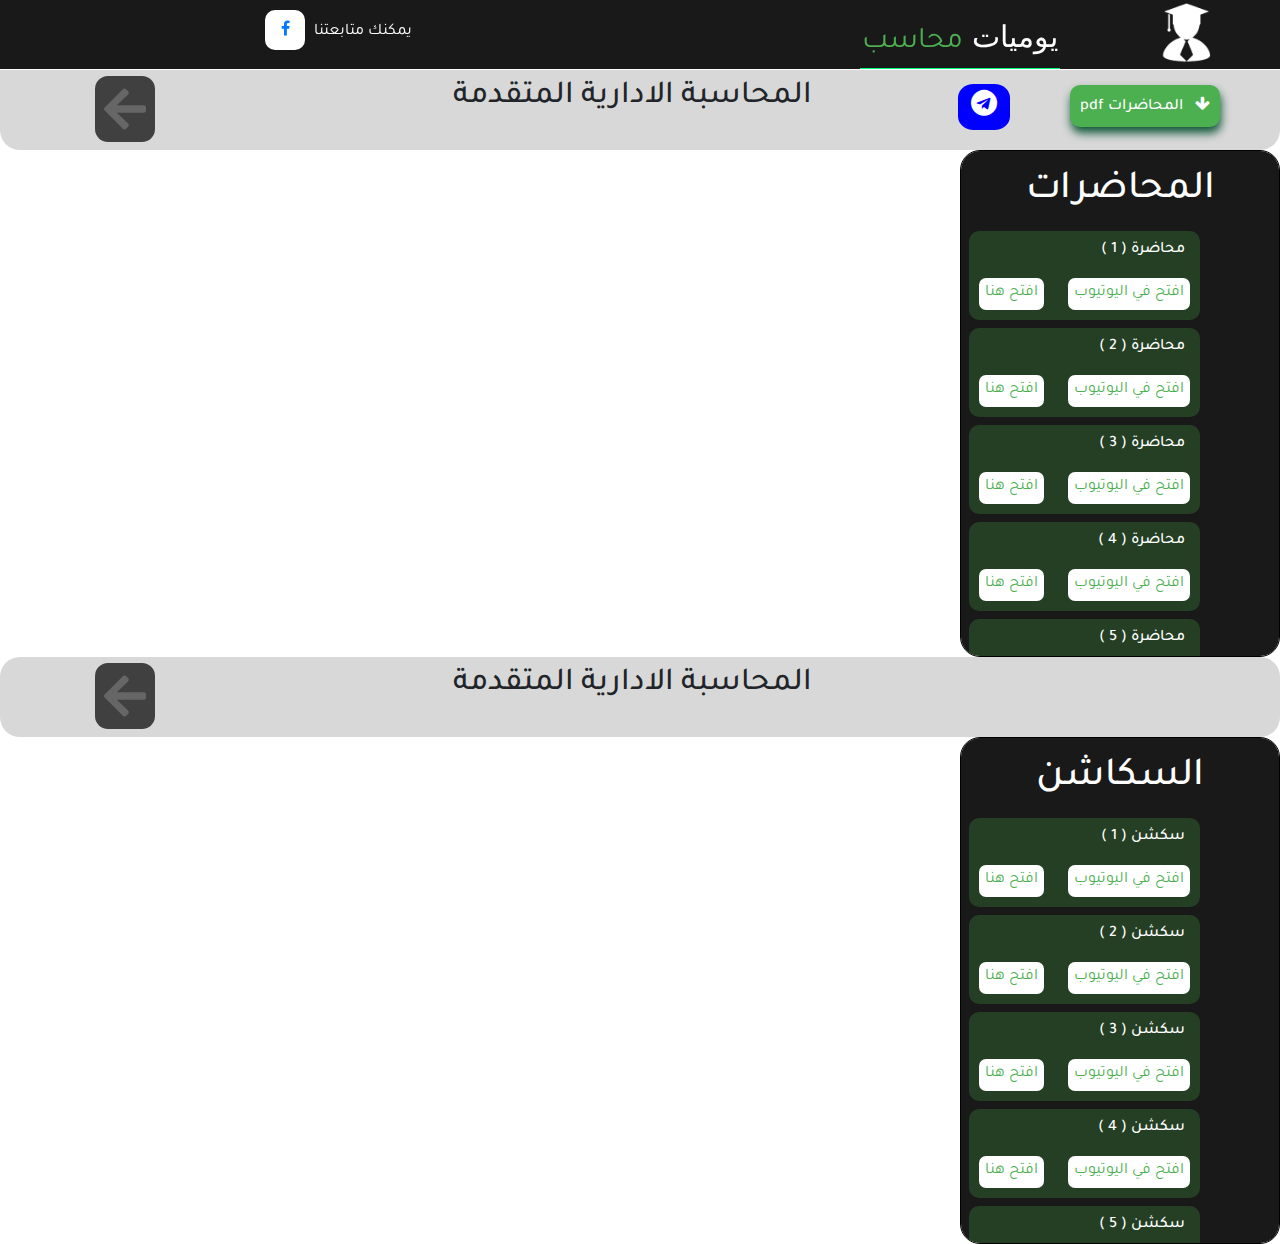
<file: index1.html>
<!DOCTYPE html>
<html>
<head lang="en">
    <meta charset="UTF-8">
    <meta name="viewport" content="width=device-width, initial-scale=1, shrink-to-fit=no">
    <title> يوميات محاسب </title>
    <link rel="stylesheet" href="css/bootstrap.min.css">
    <link rel="stylesheet" href="css/font-awesome.min.css">
    <link rel="stylesheet" href="https://fonts.googleapis.com/css2?family=Tajawal:wght@500&display=swap" >
    <link rel="stylesheet" href="css/style.css">
    <link rel="stylesheet" media="(max-width: 800px)" href="css/media 300.css">
    <link href="images/eeeeeeeee22.png" rel="icon" type="image/x-icon" style="width: 50px; height: 50px;">
</head>
<body >


<!-- 
    <div class="loading2"> 
        <div class="spinner">
            <div class="bounce1"></div>
            <div class="bounce2"></div>
            <div class="bounce3"></div>
        </div>
    </div>  -->






<nav class="navbaro background-nav"> 
    <ul>                   
        <li>
            <a href="https://www.facebook.com/kfscommerce25" target="blanck"><i  class="fa fa-facebook icon-primary" alt="يوميات محاسب"></i></a>
            
         <SPAN>
            يمكنك متابعتنا 
        </SPAN> 
    </li>
    </ul>
      <img src="images/a222.png" alt="trdyfugu">
        <span class="bord-img"></span>
        <div class="logo boorderr-botom">يوميات <span class="st main-color">  محاسب </span></div>                   
</nav>

<div class="techer-ars">
    <div class="container">
        
      <a href="index.html" >
          <small class="small-back">الرجوع للصفحة الرئيسية</small>
          
           <svg aria-hidden="true" focusable="false" data-prefix="fas" data-icon="arrow-left" role="img" xmlns="http://www.w3.org/2000/svg" viewBox="0 0 448 512" class="svg-inline--fa svg-back  fa-arrow-left fa-w-14 fa-fw fa-lg"><path fill="currentColor" d="M257.5 445.1l-22.2 22.2c-9.4 9.4-24.6 9.4-33.9 0L7 273c-9.4-9.4-9.4-24.6 0-33.9L201.4 44.7c9.4-9.4 24.6-9.4 33.9 0l22.2 22.2c9.5 9.5 9.3 25-.4 34.3L136.6 216H424c13.3 0 24 10.7 24 24v32c0 13.3-10.7 24-24 24H136.6l120.5 114.8c9.8 9.3 10 24.8.4 34.3z" class=""></path></svg>
           </a>
           <h2 class="text-center">المحاسبة الادارية المتقدمة </h2>
           <div class="groub-head">
            <a href="https://t.me/joinchat/QTkiIkq_w1RXJUuq8Xs5fA" target="blanck"><i class="fa fa-telegram"></i></a>
            </div>
           
           </div>
    </div>
</div>        
<div class="pdf-hom">
    <h6>pdf المحاضرات  <i class="fa fa-arrow-down ml-2"></i></h6>
    <div class="pdf-list">
            <ul>
                <li><a href="pdf/section 5/الفصل الاول.pdf" target="blanck">الفصل الاول</a></li>
                <li><a href="pdf/section 5/الفصل الثاني.pdf" target="blanck">الفصل الثاني</a></li>
                <li><a href="pdf/section 5/الفصل الثالث.pdf" target="blanck">الفصل الثالث</a></li>
                <li><a href="pdf/section 5/الفصل الرابع.pdf" target="blanck">الفصل الرابع</a></li>
                <li><a href="pdf/section 5/الفصل الخامس.pdf" target="blanck">الفصل الخامس</a></li>
                <li><a href="pdf/section 5/الفصل السادس.pdf" target="blanck">الفصل السادس</a></li>

            </ul>
    </div>
</div>
<div class="menu-list col-12 col-sm-3 col-lg-3 ml-auto">
 <div class="text-secshen"> 
     <h1 class="text-center pt-3">المحاضرات</h1>
 </div>
 <section class="row">
   <div class="containe">
        <div class="item-list m-2">
            <h6>( 1 ) محاضرة </h6>
            <button class="show1 show-i"> افتح هنا </button>
           <a href="https://youtu.be/f3Xt4PVahNw" target="blnck"> <button> افتح في اليوتيوب</button></a>
        </div>
        <div class="item-list m-2">
            <h6>( 2 ) محاضرة </h6>
            <button class="show2 show-i"> افتح هنا </button>
           <a href="https://youtu.be/odgnzhKZcVM" target="blnck"> <button> افتح في اليوتيوب</button></a>
        </div>
        <div class="item-list m-2">
            <h6>( 3 ) محاضرة </h6>
            <button class="show3 show-i"> افتح هنا </button>
           <a href="https://youtu.be/J4bvTkx9p9k" target="blnck"> <button> افتح في اليوتيوب</button></a>
        </div>
        <div class="item-list m-2">
            <h6>( 4 ) محاضرة </h6>
            <button class="show4 show-i"> افتح هنا </button>
           <a href="https://youtu.be/8dsauCMlDhY" target="blnck"> <button> افتح في اليوتيوب</button></a>
        </div>
        <div class="item-list m-2">
            <h6>( 5 ) محاضرة </h6>
            <button class="show5 show-i"> افتح هنا </button>
           <a href="https://youtu.be/2ASp5W9yxCw" target="blnck"> <button> افتح في اليوتيوب</button></a>
        </div>
        <div class="item-list m-2">
            <h6>( 6 ) محاضرة </h6>
            <button class="show6 show-i"> افتح هنا </button>
           <a href="https://youtu.be/g66Kk77XJXY" target="blnck"> <button> افتح في اليوتيوب</button></a>
        </div>
        <div class="item-list m-2">
            <h6>( 7 ) محاضرة </h6>
            <button class="show7 show-i"> افتح هنا </button>
           <a href="https://youtu.be/SBBXG8n53BI" target="blnck"> <button> افتح في اليوتيوب</button></a>
        </div>

    </div>
</div>

<!--  class="hide2" -->
<section class="hide-vedio">
    
    <iframe class="hide1 width="560" height="315" src="https://www.youtube.com/embed/f3Xt4PVahNw" frameborder="0" allow="accelerometer; autoplay; encrypted-media; gyroscope; picture-in-picture" allowfullscreen></iframe></section>
<section class="hide-vedio">
    <iframe class="hide2 width="560" height="315" src="https://www.youtube.com/embed/odgnzhKZcVM" frameborder="0" allow="accelerometer; autoplay; encrypted-media; gyroscope; picture-in-picture" allowfullscreen></iframe>
    </section>
    <section class="hide-vedio">
        <iframe class="hide3 width="560" height="315" src="https://www.youtube.com/embed/J4bvTkx9p9k" frameborder="0" allow="accelerometer; autoplay; encrypted-media; gyroscope; picture-in-picture" allowfullscreen></iframe>
        </section>
        <section class="hide-vedio">
            <iframe class="hide4 width="560" height="315" src="https://www.youtube.com/embed/8dsauCMlDhY" frameborder="0" allow="accelerometer; autoplay; encrypted-media; gyroscope; picture-in-picture" allowfullscreen></iframe>
            </section>
            <section class="hide-vedio">
                <iframe class="hide5 width="560" height="315" src="https://www.youtube.com/embed/2ASp5W9yxCw" frameborder="0" allow="accelerometer; autoplay; encrypted-media; gyroscope; picture-in-picture" allowfullscreen></iframe>
                </section>
                <section class="hide-vedio">
                    <iframe class="hide6 width="560" height="315" src="https://www.youtube.com/embed/g66Kk77XJXY" frameborder="0" allow="accelerometer; autoplay; encrypted-media; gyroscope; picture-in-picture" allowfullscreen></iframe>
                </section>
                <section class="hide-vedio">
                    <iframe class="hide7 width="560" height="315" src="https://www.youtube.com/embed/SBBXG8n53BI" frameborder="0" allow="accelerometer; autoplay; encrypted-media; gyroscope; picture-in-picture" allowfullscreen></iframe>
                </section>

</section>
</section>
<div class="remo">
    <i class="fa fa-remove i-remove"></i>
</div>




<!-- start scation -->

<div class="techer-ars2">
    <div class="container">
        
      <a href="index.html" >
          <small class="small-back">الرجوع للصفحة الرئيسية</small>
          
           <svg aria-hidden="true" focusable="false" data-prefix="fas" data-icon="arrow-left" role="img" xmlns="http://www.w3.org/2000/svg" viewBox="0 0 448 512" class="svg-inline--fa svg-back  fa-arrow-left fa-w-14 fa-fw fa-lg"><path fill="currentColor" d="M257.5 445.1l-22.2 22.2c-9.4 9.4-24.6 9.4-33.9 0L7 273c-9.4-9.4-9.4-24.6 0-33.9L201.4 44.7c9.4-9.4 24.6-9.4 33.9 0l22.2 22.2c9.5 9.5 9.3 25-.4 34.3L136.6 216H424c13.3 0 24 10.7 24 24v32c0 13.3-10.7 24-24 24H136.6l120.5 114.8c9.8 9.3 10 24.8.4 34.3z" class=""></path></svg>
           </a>
           <h2 class="text-center">المحاسبة الادارية المتقدمة </h2>
          
           
           </div>
    </div>


    <div class="menu-list col-12 col-sm-3 col-lg-3 ml-auto">
        <div class="text-secshen"> 
            <h1 class="text-center pt-3">السكاشن</h1>
        </div>
        <section class="row">
          <div class="containe">
               <div class="item-list m-2">
                   <h6>( 1 ) سكشن </h6>
                   <button class="show9 show-i2"> افتح هنا </button>
                  <a href="https://youtu.be/f3Xt4PVahNw" target="blnck"> <button> افتح في اليوتيوب</button></a>
               </div>
               <div class="item-list m-2">
                   <h6>( 2 ) سكشن </h6>
                   <button class="show10 show-i2"> افتح هنا </button>
                  <a href="https://youtu.be/odgnzhKZcVM" target="blnck"> <button> افتح في اليوتيوب</button></a>
               </div>
               <div class="item-list m-2">
                   <h6>( 3 ) سكشن </h6>
                   <button class="show11 show-i2"> افتح هنا </button>
                  <a href="https://youtu.be/J4bvTkx9p9k" target="blnck"> <button> افتح في اليوتيوب</button></a>
               </div>
               <div class="item-list m-2">
                   <h6>( 4 ) سكشن </h6>
                   <button class="show12 show-i2"> افتح هنا </button>
                  <a href="https://youtu.be/8dsauCMlDhY" target="blnck"> <button> افتح في اليوتيوب</button></a>
               </div>
               <div class="item-list m-2">
                   <h6>( 5 ) سكشن </h6>
                   <button class="show13 show-i2"> افتح هنا </button>
                  <a href="https://youtu.be/2ASp5W9yxCw" target="blnck"> <button> افتح في اليوتيوب</button></a>
               </div>
               <div class="item-list m-2">
                   <h6>( 6 ) سكشن </h6>
                   <button class="show14 show-i2"> افتح هنا </button>
                  <a href="https://youtu.be/g66Kk77XJXY" target="blnck"> <button> افتح في اليوتيوب</button></a>
               </div>
               <div class="item-list m-2">
                   <h6>( 7 ) سكشن </h6>
                   <button class="show15 show-i2"> افتح هنا </button>
                  <a href="https://youtu.be/SBBXG8n53BI" target="blnck"> <button> افتح في اليوتيوب</button></a>
               </div>
       
           </div>
       </div>
       
       <!--  class="hide2" -->
       <section class="hide-vedio2">
           
           <iframe class="hide9" width="560" height="315" src="https://www.youtube.com/embed/f3Xt4PVahNw" frameborder="0" allow="accelerometer; autoplay; encrypted-media; gyroscope; picture-in-picture" allowfullscreen></iframe></section>
       <section class="hide-vedio">
           <iframe class="hide10" width="560" height="315" src="https://www.youtube.com/embed/odgnzhKZcVM" frameborder="0" allow="accelerometer; autoplay; encrypted-media; gyroscope; picture-in-picture" allowfullscreen></iframe>
           </section>
           <section class="hide-vedio">
               <iframe class="hide11" width="560" height="315" src="https://www.youtube.com/embed/J4bvTkx9p9k" frameborder="0" allow="accelerometer; autoplay; encrypted-media; gyroscope; picture-in-picture" allowfullscreen></iframe>
               </section>
               <section class="hide-vedio">
                   <iframe class="hide12" width="560" height="315" src="https://www.youtube.com/embed/8dsauCMlDhY" frameborder="0" allow="accelerometer; autoplay; encrypted-media; gyroscope; picture-in-picture" allowfullscreen></iframe>
                   </section>
                   <section class="hide-vedio">
                       <iframe class="hide13" width="560" height="315" src="https://www.youtube.com/embed/2ASp5W9yxCw" frameborder="0" allow="accelerometer; autoplay; encrypted-media; gyroscope; picture-in-picture" allowfullscreen></iframe>
                       </section>
                       <section class="hide-vedio">
                           <iframe class="hide14" width="560" height="315" src="https://www.youtube.com/embed/g66Kk77XJXY" frameborder="0" allow="accelerometer; autoplay; encrypted-media; gyroscope; picture-in-picture" allowfullscreen></iframe>
                       </section>
                       <section class="hide-vedio">
                           <iframe class="hide15" width="560" height="315" src="https://www.youtube.com/embed/SBBXG8n53BI" frameborder="0" allow="accelerometer; autoplay; encrypted-media; gyroscope; picture-in-picture" allowfullscreen></iframe>
                       </section>
       
       </section>
       </section>
       <div class="remo2">
           <i class="fa fa-remove i-remove"></i>
       </div>






 
<!--  Start Code BootStrap 4-->

<script src="js/jquery-3.4.1.slim.min.js"></script>
<script src="js/popper.min.js"></script>
<script src="js/bootstrap.min.js"></script>

<!--  End Code BootStrap 4-->

<!--  Start Code Jquery-->

<script src="jquery/jquery-3.4.1.min.js"></script>
<script src="jquery/jquery.countTo.js"></script>
<script type="text/javascript">
    $('.timer').countTo({
        speed: 7000,
    });
  </script>
  <script src="jquery/owl.carousel.min.js"></script>
  <script>
        $(".owl-carousel").owlCarousel({
            loop:true,
            autoplay:true,
            navSpeed:1000,
            autoplaySpeed:1000,
              nav:true,                      
              item:3
        })     
                
                        
  </script>
<script src="jquery/testing.js"></script>

<!--  End Code Jquery-->



</body>
</html>
</file>
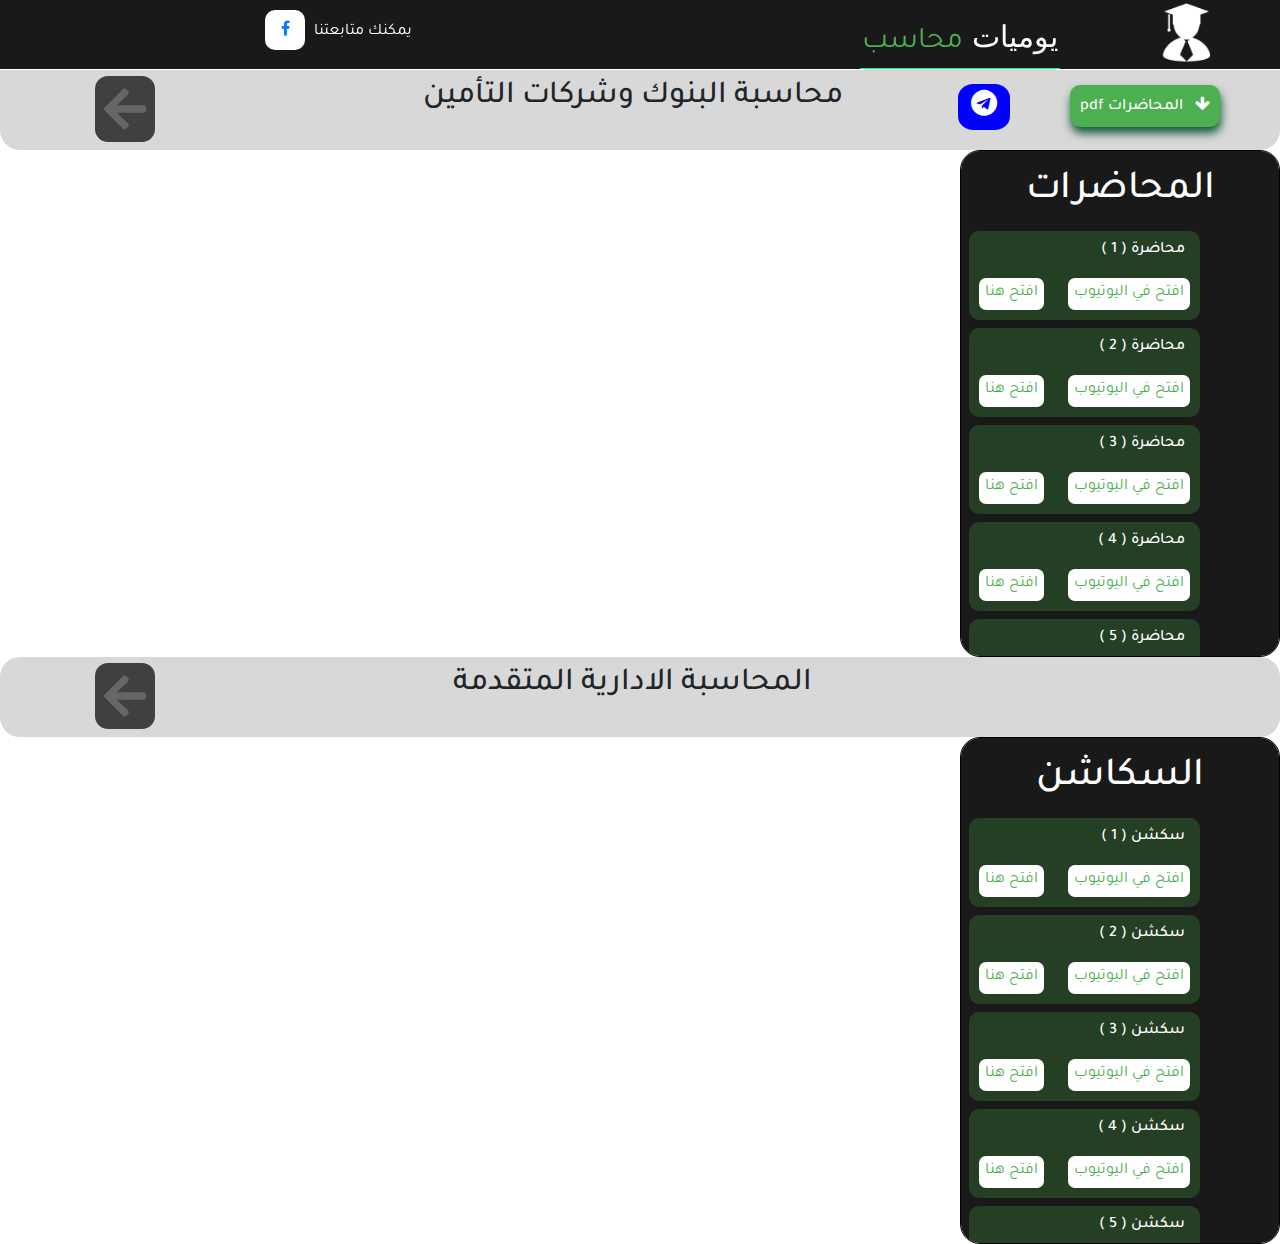
<file: index2.html>
<!DOCTYPE html>
<html>
<head lang="en">
    <meta charset="UTF-8">
    <meta name="viewport" content="width=device-width, initial-scale=1, shrink-to-fit=no">
    <title> يوميات محاسب </title>
    <link rel="stylesheet" href="css/bootstrap.min.css">
    <link rel="stylesheet" href="css/font-awesome.min.css">
    <link rel="stylesheet" href="https://fonts.googleapis.com/css2?family=Tajawal:wght@500&display=swap" >
    <link rel="stylesheet" href="css/owl.carousel.min.css">
    <link rel="stylesheet" href="css/owl.theme.default.min.css">
    <link rel="stylesheet" href="css/style.css">
    <link rel="stylesheet" media="(max-width: 800px)" href="css/media 300.css">
    <link href="images/eeeeeeeee22.png" rel="icon" type="image/x-icon" style="width: 50px; height: 50px;">
</head>
<body >


<!-- 
    <div class="loading2"> 
        <div class="spinner">
            <div class="bounce1"></div>
            <div class="bounce2"></div>
            <div class="bounce3"></div>
        </div>
    </div>  -->






<nav class="navbaro background-nav"> 
    <ul>                   
        <li>
            <a href="https://www.facebook.com/kfscommerce25" target="blanck"><i  class="fa fa-facebook icon-primary" alt="يوميات محاسب"></i></a>
            
         <SPAN>
            يمكنك متابعتنا 
        </SPAN> 
    </li>
    </ul>
      <img src="images/a222.png" alt="trdyfugu">
        <span class="bord-img"></span>
        <div class="logo boorderr-botom">يوميات <span class="st main-color">  محاسب </span></div>                   
</nav>

<div class="techer-ars">
    <div class="container">
        
      <a href="index.html" >
          <small class="small-back">الرجوع للصفحة الرئيسية</small>
          
           <svg aria-hidden="true" focusable="false" data-prefix="fas" data-icon="arrow-left" role="img" xmlns="http://www.w3.org/2000/svg" viewBox="0 0 448 512" class="svg-inline--fa svg-back  fa-arrow-left fa-w-14 fa-fw fa-lg"><path fill="currentColor" d="M257.5 445.1l-22.2 22.2c-9.4 9.4-24.6 9.4-33.9 0L7 273c-9.4-9.4-9.4-24.6 0-33.9L201.4 44.7c9.4-9.4 24.6-9.4 33.9 0l22.2 22.2c9.5 9.5 9.3 25-.4 34.3L136.6 216H424c13.3 0 24 10.7 24 24v32c0 13.3-10.7 24-24 24H136.6l120.5 114.8c9.8 9.3 10 24.8.4 34.3z" class=""></path></svg>
           </a>
           <h2 class="text-center">محاسبة البنوك وشركات التأمين</h2>
           <div class="groub-head">
            <a href="https://t.me/joinchat/RDbo0h2nL_XO6wb-w3BGWQ" target="blanck"><i class="fa fa-telegram"></i></a>
            </div>
    </div>
</div>   
<div class="pdf-hom">
    <h6>pdf المحاضرات  <i class="fa fa-arrow-down ml-2"></i></h6>
    <div class="pdf-list">
            <ul>
                <li><a href="pdf/section 5/الفصل الاول.pdf" target="blanck">الفصل الاول</a></li>
                <li><a href="pdf/section 5/الفصل الثاني.pdf" target="blanck">الفصل الثاني</a></li>
                <li><a href="pdf/section 5/الفصل الثالث.pdf" target="blanck">الفصل الثالث</a></li>
                <li><a href="pdf/section 5/الفصل الرابع.pdf" target="blanck">الفصل الرابع</a></li>
                <li><a href="pdf/section 5/الفصل الخامس.pdf" target="blanck">الفصل الخامس</a></li>
                <li><a href="pdf/section 5/الفصل السادس.pdf" target="blanck">الفصل السادس</a></li>

            </ul>
    </div>
</div>     

<div class="menu-list col-12 col-sm-3 col-lg-3 ml-auto">
 <div class="text-secshen"> 
     <h1 class="text-center pt-3">المحاضرات</h1>
 </div>
 <section class="row">
   <div class="containe">
        <div class="item-list m-2">
            <h6>( 1 ) محاضرة </h6>
            <button class="show1 show-i"> افتح هنا </button>
           <a href="https://www.youtube.com/embed/_uB0_2fgSYo" target="blnck"> <button> افتح في اليوتيوب</button></a>
        </div>
        <div class="item-list m-2">
            <h6>( 2 ) محاضرة </h6>
            <button class="show2 show-i"> افتح هنا </button>
           <a href="https://www.youtube.com/embed/BbJbyr85OaM" target="blnck"> <button> افتح في اليوتيوب</button></a>
        </div>
        <div class="item-list m-2">
            <h6>( 3 ) محاضرة </h6>
            <button class="show3 show-i"> افتح هنا </button>
           <a href="https://www.youtube.com/embed/YyUUX3PW3nc" target="blnck"> <button> افتح في اليوتيوب</button></a>
        </div>
        <div class="item-list m-2">
            <h6>( 4 ) محاضرة </h6>
            <button class="show4 show-i"> افتح هنا </button>
           <a href="https://www.youtube.com/embed/gNZJsYEuOEc" target="blnck"> <button> افتح في اليوتيوب</button></a>
        </div>
        <div class="item-list m-2">
            <h6>( 5 ) محاضرة </h6>
            <button class="show5 show-i"> افتح هنا </button>
           <a href="https://www.youtube.com/embed/Eh7wQHVivT8" target="blnck"> <button> افتح في اليوتيوب</button></a>
        </div>
        <div class="item-list m-2">
            <h6>( 6 ) محاضرة </h6>
            <button class="show6 show-i"> افتح هنا </button>
           <a href="https://www.youtube.com/embed/Ei4K5jVTlMI" target="blnck"> <button> افتح في اليوتيوب</button></a>
        </div>
        <div class="item-list m-2">
            <h6>( 7 ) محاضرة </h6>
            <button class="show7 show-i"> افتح هنا </button>
           <a href="https://www.youtube.com/embed/krdSDsH6Lsw" target="blnck"> <button> افتح في اليوتيوب</button></a>
        </div>

    </div>
</div>

<!--  class="hide2" -->
<section class="hide-vedio">
    <iframe class="hide1 width="560" height="315" src="https://www.youtube.com/embed/_uB0_2fgSYo" frameborder="0" allow="accelerometer; autoplay; encrypted-media; gyroscope; picture-in-picture" allowfullscreen></iframe>
</section>
<section class="hide-vedio">
    <iframe class="hide2 width="560" height="315" src="https://www.youtube.com/embed/BbJbyr85OaM" frameborder="0" allow="accelerometer; autoplay; encrypted-media; gyroscope; picture-in-picture" allowfullscreen></iframe>
    </section>
    <section class="hide-vedio">
        <iframe class="hide3 width="560" height="315" src="https://www.youtube.com/embed/YyUUX3PW3nc" frameborder="0" allow="accelerometer; autoplay; encrypted-media; gyroscope; picture-in-picture" allowfullscreen></iframe>        </section>
        <section class="hide-vedio">
            <iframe class="hide4 width="560" height="315" src="https://www.youtube.com/embed/gNZJsYEuOEc" frameborder="0" allow="accelerometer; autoplay; encrypted-media; gyroscope; picture-in-picture" allowfullscreen></iframe>            </section>
            <section class="hide-vedio">
                <iframe class="hide5 width="560" height="315" src="https://www.youtube.com/embed/Eh7wQHVivT8" frameborder="0" allow="accelerometer; autoplay; encrypted-media; gyroscope; picture-in-picture" allowfullscreen></iframe>                </section>
                <section class="hide-vedio">
                    <iframe class="hide6 width="560" height="315" src="https://www.youtube.com/embed/Ei4K5jVTlMI" frameborder="0" allow="accelerometer; autoplay; encrypted-media; gyroscope; picture-in-picture" allowfullscreen></iframe>                </section>
                <section class="hide-vedio">
                    <iframe class="hide7 width="560" height="315" src="https://www.youtube.com/embed/krdSDsH6Lsw" frameborder="0" allow="accelerometer; autoplay; encrypted-media; gyroscope; picture-in-picture" allowfullscreen></iframe>                </section>

</section>
</section>
<div class="remo">
    <i class="fa fa-remove i-remove"></i>
</div>










<!-- start scation -->

<div class="techer-ars2">
    <div class="container">
        
      <a href="index.html" >
          <small class="small-back">الرجوع للصفحة الرئيسية</small>
          
           <svg aria-hidden="true" focusable="false" data-prefix="fas" data-icon="arrow-left" role="img" xmlns="http://www.w3.org/2000/svg" viewBox="0 0 448 512" class="svg-inline--fa svg-back  fa-arrow-left fa-w-14 fa-fw fa-lg"><path fill="currentColor" d="M257.5 445.1l-22.2 22.2c-9.4 9.4-24.6 9.4-33.9 0L7 273c-9.4-9.4-9.4-24.6 0-33.9L201.4 44.7c9.4-9.4 24.6-9.4 33.9 0l22.2 22.2c9.5 9.5 9.3 25-.4 34.3L136.6 216H424c13.3 0 24 10.7 24 24v32c0 13.3-10.7 24-24 24H136.6l120.5 114.8c9.8 9.3 10 24.8.4 34.3z" class=""></path></svg>
           </a>
           <h2 class="text-center">المحاسبة الادارية المتقدمة </h2>
          
           
           </div>
    </div>


    <div class="menu-list col-12 col-sm-3 col-lg-3 ml-auto">
        <div class="text-secshen"> 
            <h1 class="text-center pt-3">السكاشن</h1>
        </div>
        <section class="row">
          <div class="containe">
               <div class="item-list m-2">
                   <h6>( 1 ) سكشن </h6>
                   <button class="show9 show-i2"> افتح هنا </button>
                  <a href="https://youtu.be/f3Xt4PVahNw" target="blnck"> <button> افتح في اليوتيوب</button></a>
               </div>
               <div class="item-list m-2">
                   <h6>( 2 ) سكشن </h6>
                   <button class="show10 show-i2"> افتح هنا </button>
                  <a href="https://youtu.be/odgnzhKZcVM" target="blnck"> <button> افتح في اليوتيوب</button></a>
               </div>
               <div class="item-list m-2">
                   <h6>( 3 ) سكشن </h6>
                   <button class="show11 show-i2"> افتح هنا </button>
                  <a href="https://youtu.be/J4bvTkx9p9k" target="blnck"> <button> افتح في اليوتيوب</button></a>
               </div>
               <div class="item-list m-2">
                   <h6>( 4 ) سكشن </h6>
                   <button class="show12 show-i2"> افتح هنا </button>
                  <a href="https://youtu.be/8dsauCMlDhY" target="blnck"> <button> افتح في اليوتيوب</button></a>
               </div>
               <div class="item-list m-2">
                   <h6>( 5 ) سكشن </h6>
                   <button class="show13 show-i2"> افتح هنا </button>
                  <a href="https://youtu.be/2ASp5W9yxCw" target="blnck"> <button> افتح في اليوتيوب</button></a>
               </div>
               <div class="item-list m-2">
                   <h6>( 6 ) سكشن </h6>
                   <button class="show14 show-i2"> افتح هنا </button>
                  <a href="https://youtu.be/g66Kk77XJXY" target="blnck"> <button> افتح في اليوتيوب</button></a>
               </div>
               <div class="item-list m-2">
                   <h6>( 7 ) سكشن </h6>
                   <button class="show15 show-i2"> افتح هنا </button>
                  <a href="https://youtu.be/SBBXG8n53BI" target="blnck"> <button> افتح في اليوتيوب</button></a>
               </div>
       
           </div>
       </div>
       
       <!--  class="hide2" -->
       <section class="hide-vedio2">
           
           <iframe class="hide9" width="560" height="315" src="https://www.youtube.com/embed/f3Xt4PVahNw" frameborder="0" allow="accelerometer; autoplay; encrypted-media; gyroscope; picture-in-picture" allowfullscreen></iframe></section>
       <section class="hide-vedio">
           <iframe class="hide10" width="560" height="315" src="https://www.youtube.com/embed/odgnzhKZcVM" frameborder="0" allow="accelerometer; autoplay; encrypted-media; gyroscope; picture-in-picture" allowfullscreen></iframe>
           </section>
           <section class="hide-vedio">
               <iframe class="hide11" width="560" height="315" src="https://www.youtube.com/embed/J4bvTkx9p9k" frameborder="0" allow="accelerometer; autoplay; encrypted-media; gyroscope; picture-in-picture" allowfullscreen></iframe>
               </section>
               <section class="hide-vedio">
                   <iframe class="hide12" width="560" height="315" src="https://www.youtube.com/embed/8dsauCMlDhY" frameborder="0" allow="accelerometer; autoplay; encrypted-media; gyroscope; picture-in-picture" allowfullscreen></iframe>
                   </section>
                   <section class="hide-vedio">
                       <iframe class="hide13" width="560" height="315" src="https://www.youtube.com/embed/2ASp5W9yxCw" frameborder="0" allow="accelerometer; autoplay; encrypted-media; gyroscope; picture-in-picture" allowfullscreen></iframe>
                       </section>
                       <section class="hide-vedio">
                           <iframe class="hide14" width="560" height="315" src="https://www.youtube.com/embed/g66Kk77XJXY" frameborder="0" allow="accelerometer; autoplay; encrypted-media; gyroscope; picture-in-picture" allowfullscreen></iframe>
                       </section>
                       <section class="hide-vedio">
                           <iframe class="hide15" width="560" height="315" src="https://www.youtube.com/embed/SBBXG8n53BI" frameborder="0" allow="accelerometer; autoplay; encrypted-media; gyroscope; picture-in-picture" allowfullscreen></iframe>
                       </section>
       
       </section>
       </section>
       <div class="remo2">
           <i class="fa fa-remove i-remove"></i>
       </div>











 
<!--  Start Code BootStrap 4-->

<script src="js/jquery-3.4.1.slim.min.js"></script>
<script src="js/popper.min.js"></script>
<script src="js/bootstrap.min.js"></script>

<!--  End Code BootStrap 4-->

<!--  Start Code Jquery-->

<script src="jquery/jquery-3.4.1.min.js"></script>
<script src="jquery/jquery.countTo.js"></script>
<script type="text/javascript">
    $('.timer').countTo({
        speed: 7000,
    });
  </script>
  <script src="jquery/owl.carousel.min.js"></script>
  <script>
        $(".owl-carousel").owlCarousel({
            loop:true,
            autoplay:true,
            navSpeed:1000,
            autoplaySpeed:1000,
              nav:true,                      
              item:3
        })     
                
                        
  </script>
<script src="jquery/testing.js"></script>

<!--  End Code Jquery-->



</body>
</html>
</file>
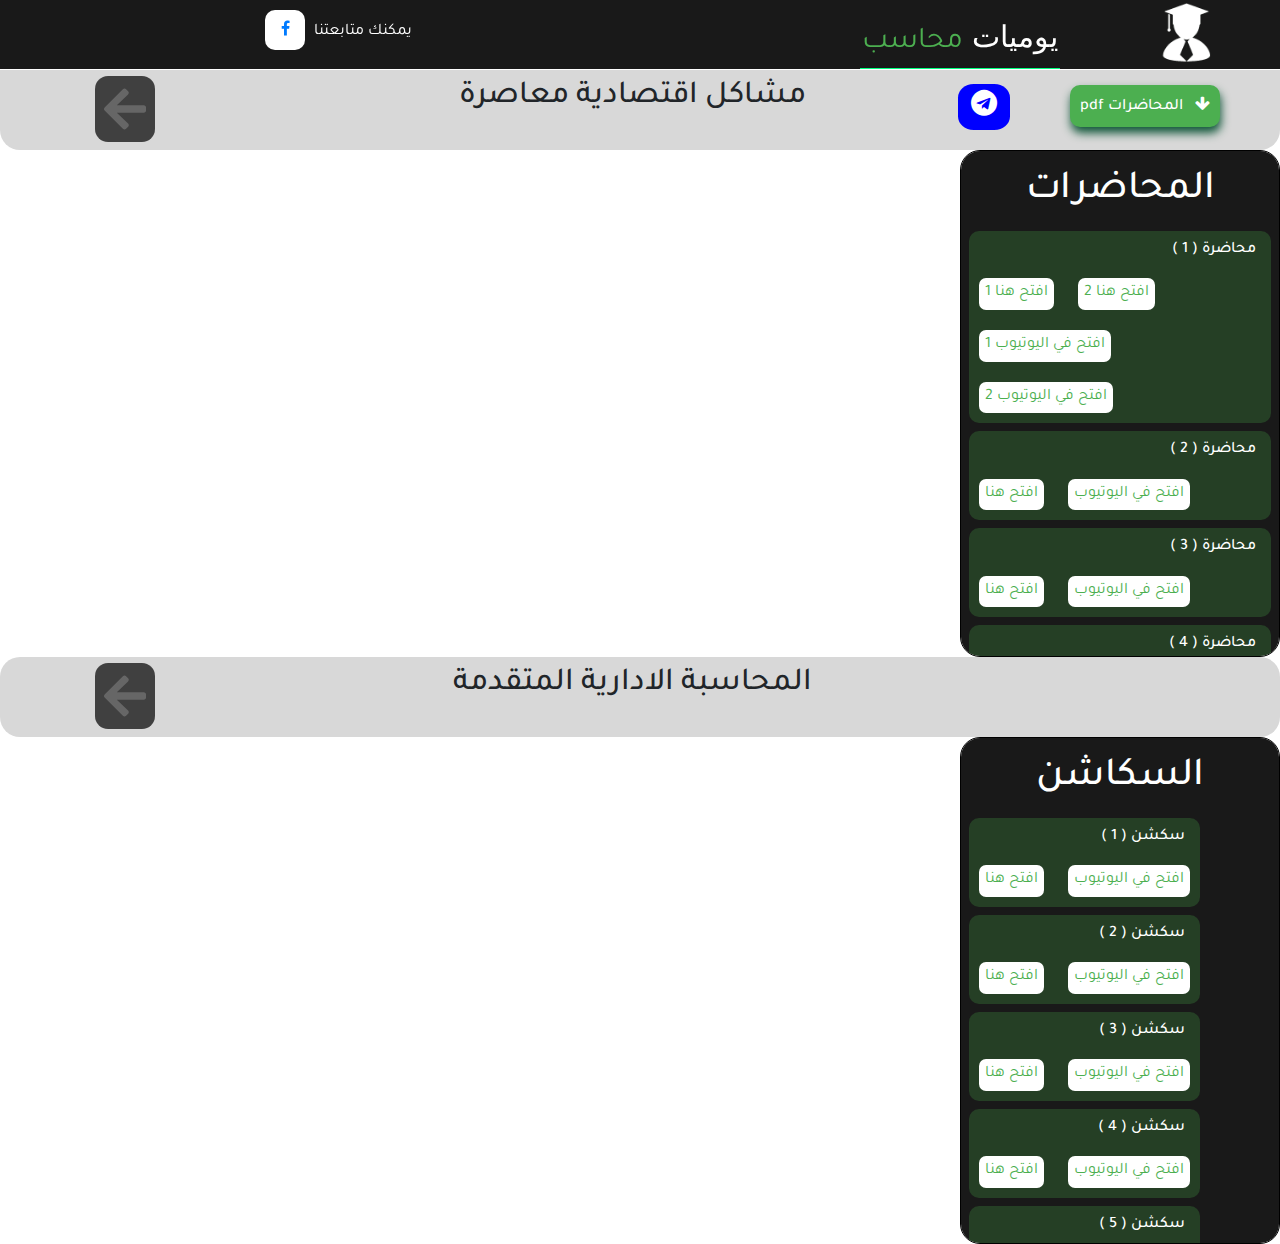
<file: index3.html>
<!DOCTYPE html>
<html>
<head lang="en">
    <meta charset="UTF-8">
    <meta name="viewport" content="width=device-width, initial-scale=1, shrink-to-fit=no">
    <title> يوميات محاسب </title>
    <link rel="stylesheet" href="css/bootstrap.min.css">
    <link rel="stylesheet" href="css/font-awesome.min.css">
    <link rel="stylesheet" href="https://fonts.googleapis.com/css2?family=Tajawal:wght@500&display=swap" >
    <link rel="stylesheet" href="css/owl.carousel.min.css">
    <link rel="stylesheet" href="css/owl.theme.default.min.css">
    <link rel="stylesheet" href="css/style.css">
    <link rel="stylesheet" media="(max-width: 800px)" href="css/media 300.css">
    <link href="images/eeeeeeeee22.png" rel="icon" type="image/x-icon" style="width: 50px; height: 50px;">
</head>
<body >


<!-- 
    <div class="loading2"> 
        <div class="spinner">
            <div class="bounce1"></div>
            <div class="bounce2"></div>
            <div class="bounce3"></div>
        </div>
    </div>  -->






<nav class="navbaro background-nav"> 
    <ul>                   
        <li>
            <a href="https://www.facebook.com/kfscommerce25" target="blanck"><i  class="fa fa-facebook icon-primary" alt="يوميات محاسب"></i></a>
            
         <SPAN>
            يمكنك متابعتنا 
        </SPAN> 
    </li>
    </ul>
      <img src="images/a222.png" alt="trdyfugu">
        <span class="bord-img"></span>
        <div class="logo boorderr-botom">يوميات <span class="st main-color">  محاسب </span></div>                   
</nav>

<div class="techer-ars">
    <div class="container">
        
      <a href="index.html" >
          <small class="small-back">الرجوع للصفحة الرئيسية</small>
          
           <svg aria-hidden="true" focusable="false" data-prefix="fas" data-icon="arrow-left" role="img" xmlns="http://www.w3.org/2000/svg" viewBox="0 0 448 512" class="svg-inline--fa svg-back  fa-arrow-left fa-w-14 fa-fw fa-lg"><path fill="currentColor" d="M257.5 445.1l-22.2 22.2c-9.4 9.4-24.6 9.4-33.9 0L7 273c-9.4-9.4-9.4-24.6 0-33.9L201.4 44.7c9.4-9.4 24.6-9.4 33.9 0l22.2 22.2c9.5 9.5 9.3 25-.4 34.3L136.6 216H424c13.3 0 24 10.7 24 24v32c0 13.3-10.7 24-24 24H136.6l120.5 114.8c9.8 9.3 10 24.8.4 34.3z" class=""></path></svg>
           </a>
           <h2 class="text-center">مشاكل اقتصادية معاصرة</h2>
           <div class="groub-head">
            <a href="https://t.me/joinchat/QTkiIlQ0gsnLb5m5b5DfMA" target="blanck"><i class="fa fa-telegram"></i></a>
            </div>
    </div>
</div>  
<div class="pdf-hom">
    <h6>pdf المحاضرات  <i class="fa fa-arrow-down ml-2"></i></h6>
    <div class="pdf-list">
            <ul>
                <li><a href="pdf/section 5/الفصل الاول.pdf" target="blanck">الفصل الاول</a></li>
                <li><a href="pdf/section 5/الفصل الثاني.pdf" target="blanck">الفصل الثاني</a></li>
                <li><a href="pdf/section 5/الفصل الثالث.pdf" target="blanck">الفصل الثالث</a></li>
                <li><a href="pdf/section 5/الفصل الرابع.pdf" target="blanck">الفصل الرابع</a></li>
                <li><a href="pdf/section 5/الفصل الخامس.pdf" target="blanck">الفصل الخامس</a></li>
                <li><a href="pdf/section 5/الفصل السادس.pdf" target="blanck">الفصل السادس</a></li>

            </ul>
    </div>
</div>      

<div class="menu-list col-12 col-sm-3 col-lg-3 ml-auto">
 <div class="text-secshen"> 
     <h1 class="text-center pt-3">المحاضرات</h1>
 </div>
 <section class="row">
   <div class="containe">
        <div class="item-list m-2">
            <h6>( 1 ) محاضرة </h6>
            <button class="show1 show-i"> افتح هنا 1 </button>
            <button class="show2 show-i"> افتح هنا 2 </button>

           <a href="https://www.youtube.com/embed/0MNQYN0usbc" target="blnck"> <button> 1 افتح في اليوتيوب</button></a>
           <a href="https://www.youtube.com/embed/d_NetZRzGxU" target="blnck"> <button>  2 افتح في اليوتيوب</button></a>

        </div>
        <div class="item-list m-2">
            <h6>( 2 ) محاضرة </h6>
            <button class="show3 show-i"> افتح هنا </button>
           <a href="https://www.youtube.com/embed/yORYMkdnjmU" target="blnck"> <button> افتح في اليوتيوب</button></a>
        </div>
        <div class="item-list m-2">
            <h6>( 3 ) محاضرة </h6>
            <button class="show4 show-i"> افتح هنا </button>
           <a href="https://www.youtube.com/embed/8SyNeRGThME" target="blnck"> <button> افتح في اليوتيوب</button></a>
        </div>
        <div class="item-list m-2">
            <h6>( 4 ) محاضرة </h6>
            <button class="show5 show-i"> افتح هنا </button>
           <a href="https://www.youtube.com/embed/uIef0PjqX1k" target="blnck"> <button> افتح في اليوتيوب</button></a>
        </div>
    </div>
</div>

<!--  class="hide2" -->
<section class="hide-vedio">
    <iframe class="hide1 width="560" height="315" src="https://www.youtube.com/embed/0MNQYN0usbc" frameborder="0" allow="accelerometer; autoplay; encrypted-media; gyroscope; picture-in-picture" allowfullscreen></iframe>
</section>
    <section class="hide-vedio">
        <iframe class="hide2 width="560" height="315" src="https://www.youtube.com/embed/d_NetZRzGxU" frameborder="0" allow="accelerometer; autoplay; encrypted-media; gyroscope; picture-in-picture" allowfullscreen></iframe>    </section>
    <section class="hide-vedio">
        <iframe class="hide3 width="560" height="315" src="https://www.youtube.com/embed/yORYMkdnjmU" frameborder="0" allow="accelerometer; autoplay; encrypted-media; gyroscope; picture-in-picture" allowfullscreen></iframe>        </section>
        <section class="hide-vedio">
            <iframe class="hide4 width="560" height="315" src="https://www.youtube.com/embed/8SyNeRGThME" frameborder="0" allow="accelerometer; autoplay; encrypted-media; gyroscope; picture-in-picture" allowfullscreen></iframe>            </section>
            <section class="hide-vedio">
                <iframe class="hide5 width="560" height="315" src="https://www.youtube.com/embed/uIef0PjqX1k" frameborder="0" allow="accelerometer; autoplay; encrypted-media; gyroscope; picture-in-picture" allowfullscreen></iframe>                </section>
              

</section>
</section>
<div class="remo">
    <i class="fa fa-remove i-remove"></i>
</div>











<!-- start scation -->

<div class="techer-ars2">
    <div class="container">
        
      <a href="index.html" >
          <small class="small-back">الرجوع للصفحة الرئيسية</small>
          
           <svg aria-hidden="true" focusable="false" data-prefix="fas" data-icon="arrow-left" role="img" xmlns="http://www.w3.org/2000/svg" viewBox="0 0 448 512" class="svg-inline--fa svg-back  fa-arrow-left fa-w-14 fa-fw fa-lg"><path fill="currentColor" d="M257.5 445.1l-22.2 22.2c-9.4 9.4-24.6 9.4-33.9 0L7 273c-9.4-9.4-9.4-24.6 0-33.9L201.4 44.7c9.4-9.4 24.6-9.4 33.9 0l22.2 22.2c9.5 9.5 9.3 25-.4 34.3L136.6 216H424c13.3 0 24 10.7 24 24v32c0 13.3-10.7 24-24 24H136.6l120.5 114.8c9.8 9.3 10 24.8.4 34.3z" class=""></path></svg>
           </a>
           <h2 class="text-center">المحاسبة الادارية المتقدمة </h2>
          
           
           </div>
    </div>


    <div class="menu-list col-12 col-sm-3 col-lg-3 ml-auto">
        <div class="text-secshen"> 
            <h1 class="text-center pt-3">السكاشن</h1>
        </div>
        <section class="row">
          <div class="containe">
               <div class="item-list m-2">
                   <h6>( 1 ) سكشن </h6>
                   <button class="show9 show-i2"> افتح هنا </button>
                  <a href="https://youtu.be/f3Xt4PVahNw" target="blnck"> <button> افتح في اليوتيوب</button></a>
               </div>
               <div class="item-list m-2">
                   <h6>( 2 ) سكشن </h6>
                   <button class="show10 show-i2"> افتح هنا </button>
                  <a href="https://youtu.be/odgnzhKZcVM" target="blnck"> <button> افتح في اليوتيوب</button></a>
               </div>
               <div class="item-list m-2">
                   <h6>( 3 ) سكشن </h6>
                   <button class="show11 show-i2"> افتح هنا </button>
                  <a href="https://youtu.be/J4bvTkx9p9k" target="blnck"> <button> افتح في اليوتيوب</button></a>
               </div>
               <div class="item-list m-2">
                   <h6>( 4 ) سكشن </h6>
                   <button class="show12 show-i2"> افتح هنا </button>
                  <a href="https://youtu.be/8dsauCMlDhY" target="blnck"> <button> افتح في اليوتيوب</button></a>
               </div>
               <div class="item-list m-2">
                   <h6>( 5 ) سكشن </h6>
                   <button class="show13 show-i2"> افتح هنا </button>
                  <a href="https://youtu.be/2ASp5W9yxCw" target="blnck"> <button> افتح في اليوتيوب</button></a>
               </div>
               <div class="item-list m-2">
                   <h6>( 6 ) سكشن </h6>
                   <button class="show14 show-i2"> افتح هنا </button>
                  <a href="https://youtu.be/g66Kk77XJXY" target="blnck"> <button> افتح في اليوتيوب</button></a>
               </div>
               <div class="item-list m-2">
                   <h6>( 7 ) سكشن </h6>
                   <button class="show15 show-i2"> افتح هنا </button>
                  <a href="https://youtu.be/SBBXG8n53BI" target="blnck"> <button> افتح في اليوتيوب</button></a>
               </div>
       
           </div>
       </div>
       
       <!--  class="hide2" -->
       <section class="hide-vedio2">
           
           <iframe class="hide9" width="560" height="315" src="https://www.youtube.com/embed/f3Xt4PVahNw" frameborder="0" allow="accelerometer; autoplay; encrypted-media; gyroscope; picture-in-picture" allowfullscreen></iframe></section>
       <section class="hide-vedio">
           <iframe class="hide10" width="560" height="315" src="https://www.youtube.com/embed/odgnzhKZcVM" frameborder="0" allow="accelerometer; autoplay; encrypted-media; gyroscope; picture-in-picture" allowfullscreen></iframe>
           </section>
           <section class="hide-vedio">
               <iframe class="hide11" width="560" height="315" src="https://www.youtube.com/embed/J4bvTkx9p9k" frameborder="0" allow="accelerometer; autoplay; encrypted-media; gyroscope; picture-in-picture" allowfullscreen></iframe>
               </section>
               <section class="hide-vedio">
                   <iframe class="hide12" width="560" height="315" src="https://www.youtube.com/embed/8dsauCMlDhY" frameborder="0" allow="accelerometer; autoplay; encrypted-media; gyroscope; picture-in-picture" allowfullscreen></iframe>
                   </section>
                   <section class="hide-vedio">
                       <iframe class="hide13" width="560" height="315" src="https://www.youtube.com/embed/2ASp5W9yxCw" frameborder="0" allow="accelerometer; autoplay; encrypted-media; gyroscope; picture-in-picture" allowfullscreen></iframe>
                       </section>
                       <section class="hide-vedio">
                           <iframe class="hide14" width="560" height="315" src="https://www.youtube.com/embed/g66Kk77XJXY" frameborder="0" allow="accelerometer; autoplay; encrypted-media; gyroscope; picture-in-picture" allowfullscreen></iframe>
                       </section>
                       <section class="hide-vedio">
                           <iframe class="hide15" width="560" height="315" src="https://www.youtube.com/embed/SBBXG8n53BI" frameborder="0" allow="accelerometer; autoplay; encrypted-media; gyroscope; picture-in-picture" allowfullscreen></iframe>
                       </section>
       
       </section>
       </section>
       <div class="remo2">
           <i class="fa fa-remove i-remove"></i>
       </div>











 
<!--  Start Code BootStrap 4-->

<script src="js/jquery-3.4.1.slim.min.js"></script>
<script src="js/popper.min.js"></script>
<script src="js/bootstrap.min.js"></script>

<!--  End Code BootStrap 4-->

<!--  Start Code Jquery-->

<script src="jquery/jquery-3.4.1.min.js"></script>
<script src="jquery/jquery.countTo.js"></script>
<script type="text/javascript">
    $('.timer').countTo({
        speed: 7000,
    });
  </script>
  <script src="jquery/owl.carousel.min.js"></script>
  <script>
        $(".owl-carousel").owlCarousel({
            loop:true,
            autoplay:true,
            navSpeed:1000,
            autoplaySpeed:1000,
              nav:true,                      
              item:3
        })     
                
                        
  </script>
<script src="jquery/testing.js"></script>

<!--  End Code Jquery-->



</body>
</html>
</file>
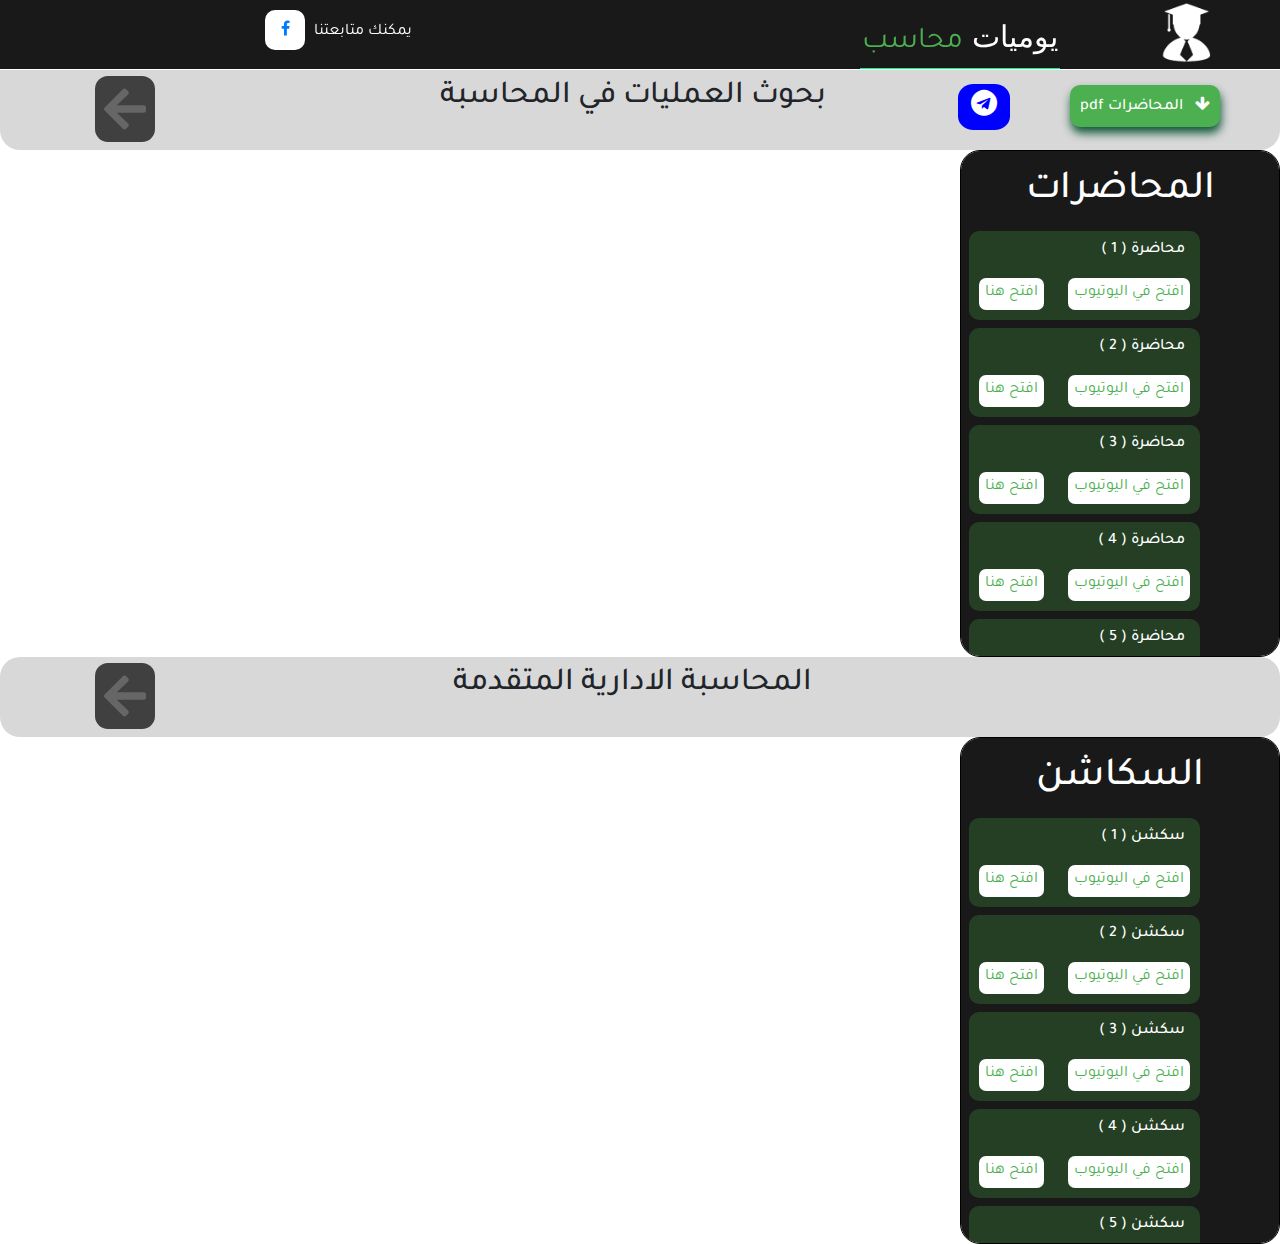
<file: index4.html>
<!DOCTYPE html>
<html>
<head lang="en">
    <meta charset="UTF-8">
    <meta name="viewport" content="width=device-width, initial-scale=1, shrink-to-fit=no">
    <title> يوميات محاسب </title>
    <link rel="stylesheet" href="css/bootstrap.min.css">
    <link rel="stylesheet" href="css/font-awesome.min.css">
    <link rel="stylesheet" href="https://fonts.googleapis.com/css2?family=Tajawal:wght@500&display=swap" >
    <link rel="stylesheet" href="css/owl.carousel.min.css">
    <link rel="stylesheet" href="css/owl.theme.default.min.css">
    <link rel="stylesheet" href="css/style.css">
    <link rel="stylesheet" media="(max-width: 800px)" href="css/media 300.css">
    <link href="images/eeeeeeeee22.png" rel="icon" type="image/x-icon" style="width: 50px; height: 50px;">
</head>
<body >


<!-- 
    <div class="loading2"> 
        <div class="spinner">
            <div class="bounce1"></div>
            <div class="bounce2"></div>
            <div class="bounce3"></div>
        </div>
    </div>  -->






<nav class="navbaro background-nav"> 
    <ul>                   
        <li>
            <a href="https://www.facebook.com/kfscommerce25" target="blanck"><i  class="fa fa-facebook icon-primary" alt="يوميات محاسب"></i></a>
            
         <SPAN>
            يمكنك متابعتنا 
        </SPAN> 
    </li>
    </ul>
      <img src="images/a222.png" alt="trdyfugu">
        <span class="bord-img"></span>
        <div class="logo boorderr-botom">يوميات <span class="st main-color">  محاسب </span></div>                   
</nav>

<div class="techer-ars">
    <div class="container">
        
      <a href="index.html" >
          <small class="small-back">الرجوع للصفحة الرئيسية</small>
          
           <svg aria-hidden="true" focusable="false" data-prefix="fas" data-icon="arrow-left" role="img" xmlns="http://www.w3.org/2000/svg" viewBox="0 0 448 512" class="svg-inline--fa svg-back  fa-arrow-left fa-w-14 fa-fw fa-lg"><path fill="currentColor" d="M257.5 445.1l-22.2 22.2c-9.4 9.4-24.6 9.4-33.9 0L7 273c-9.4-9.4-9.4-24.6 0-33.9L201.4 44.7c9.4-9.4 24.6-9.4 33.9 0l22.2 22.2c9.5 9.5 9.3 25-.4 34.3L136.6 216H424c13.3 0 24 10.7 24 24v32c0 13.3-10.7 24-24 24H136.6l120.5 114.8c9.8 9.3 10 24.8.4 34.3z" class=""></path></svg>
           </a>
           <h2 class="text-center">بحوث العمليات في المحاسبة</h2>
           <div class="groub-head">
            <a href="https://t.me/joinchat/QTkiIlj0s1MPuo448P0jPA" target="blanck"><i class="fa fa-telegram"></i></a>
            </div>
    </div>
</div>        
<div class="pdf-hom">
    <h6>pdf المحاضرات  <i class="fa fa-arrow-down ml-2"></i></h6>
    <div class="pdf-list">
            <ul>
                <li><a href="pdf/section 5/الفصل الاول.pdf" target="blanck">الفصل الاول</a></li>
                <li><a href="pdf/section 5/الفصل الثاني.pdf" target="blanck">الفصل الثاني</a></li>
                <li><a href="pdf/section 5/الفصل الثالث.pdf" target="blanck">الفصل الثالث</a></li>
                <li><a href="pdf/section 5/الفصل الرابع.pdf" target="blanck">الفصل الرابع</a></li>
                <li><a href="pdf/section 5/الفصل الخامس.pdf" target="blanck">الفصل الخامس</a></li>
                <li><a href="pdf/section 5/الفصل السادس.pdf" target="blanck">الفصل السادس</a></li>

            </ul>
    </div>
</div>

<div class="menu-list col-12 col-sm-3 col-lg-3 ml-auto">
 <div class="text-secshen"> 
     <h1 class="text-center pt-3">المحاضرات</h1>
 </div>
 <section class="row">
   <div class="containe">
        <div class="item-list m-2">
            <h6>( 1 ) محاضرة </h6>
            <button class="show1 show-i"> افتح هنا </button>
           <a href="https://www.youtube.com/embed/A6hqJao1VIA" target="blnck"> <button> افتح في اليوتيوب</button></a>
        </div>
        <div class="item-list m-2">
            <h6>( 2 ) محاضرة </h6>
            <button class="show2 show-i"> افتح هنا </button>
           <a href="https://www.youtube.com/embed/HoW3Ox1ANh8" target="blnck"> <button> افتح في اليوتيوب</button></a>
        </div>
        <div class="item-list m-2">
            <h6>( 3 ) محاضرة </h6>
            <button class="show3 show-i"> افتح هنا </button>
           <a href="https://www.youtube.com/embed/_pDmB6SyOqw" target="blnck"> <button> افتح في اليوتيوب</button></a>
        </div>
        <div class="item-list m-2">
            <h6>( 4 ) محاضرة </h6>
            <button class="show4 show-i"> افتح هنا </button>
           <a href="https://www.youtube.com/embed/DvCwhdPk0Wo" target="blnck"> <button> افتح في اليوتيوب</button></a>
        </div>
        <div class="item-list m-2">
            <h6>( 5 ) محاضرة </h6>
            <button class="show5 show-i"> افتح هنا </button>
           <a href="https://www.youtube.com/embed/IFyV21ciKek" target="blnck"> <button> افتح في اليوتيوب</button></a>
        </div>
        <div class="item-list m-2">
            <h6>( 6 ) محاضرة </h6>
            <button class="show6 show-i"> افتح هنا </button>
           <a href="https://www.youtube.com/embed/fwPr5cC_DPY" target="blnck"> <button> افتح في اليوتيوب</button></a>
        </div>
        <div class="item-list m-2">
            <h6>( 7 ) محاضرة </h6>
            <button class="show7 show-i"> افتح هنا </button>
           <a href="https://www.youtube.com/embed/fCgU0vIPtzQ" target="blnck"> <button> افتح في اليوتيوب</button></a>
        </div>

    </div>
</div>

<!--  class="hide2" -->
<section class="hide-vedio">
    
    <iframe class="hide1 width="560" height="315" src="https://www.youtube.com/embed/A6hqJao1VIA" frameborder="0" allow="accelerometer; autoplay; encrypted-media; gyroscope; picture-in-picture" allowfullscreen></iframe><section class="hide-vedio">
        <iframe class="hide2 width="560" height="315" src="https://www.youtube.com/embed/HoW3Ox1ANh8" frameborder="0" allow="accelerometer; autoplay; encrypted-media; gyroscope; picture-in-picture" allowfullscreen></iframe>    </section>
    <section class="hide-vedio">
        <iframe class="hide3 width="560" height="315" src="https://www.youtube.com/embed/_pDmB6SyOqw" frameborder="0" allow="accelerometer; autoplay; encrypted-media; gyroscope; picture-in-picture" allowfullscreen></iframe>        </section>
        <section class="hide-vedio">
            <iframe class="hide4 width="560" height="315" src="https://www.youtube.com/embed/DvCwhdPk0Wo" frameborder="0" allow="accelerometer; autoplay; encrypted-media; gyroscope; picture-in-picture" allowfullscreen></iframe>            </section>
            <section class="hide-vedio">
                <iframe class="hide5 width="560" height="315" src="https://www.youtube.com/embed/IFyV21ciKek" frameborder="0" allow="accelerometer; autoplay; encrypted-media; gyroscope; picture-in-picture" allowfullscreen></iframe>                </section>
                <section class="hide-vedio">
                    <iframe class="hide6 width="560" height="315" src="https://www.youtube.com/embed/fwPr5cC_DPY" frameborder="0" allow="accelerometer; autoplay; encrypted-media; gyroscope; picture-in-picture" allowfullscreen></iframe>                </section>
                <section class="hide-vedio">
                    <iframe class="hide7 width="560" height="315" src="https://www.youtube.com/embed/fCgU0vIPtzQ" frameborder="0" allow="accelerometer; autoplay; encrypted-media; gyroscope; picture-in-picture" allowfullscreen></iframe>                </section>

</section>
</section>
<div class="remo">
    <i class="fa fa-remove i-remove"></i>
</div>











<!-- start scation -->

<div class="techer-ars2">
    <div class="container">
        
      <a href="index.html" >
          <small class="small-back">الرجوع للصفحة الرئيسية</small>
          
           <svg aria-hidden="true" focusable="false" data-prefix="fas" data-icon="arrow-left" role="img" xmlns="http://www.w3.org/2000/svg" viewBox="0 0 448 512" class="svg-inline--fa svg-back  fa-arrow-left fa-w-14 fa-fw fa-lg"><path fill="currentColor" d="M257.5 445.1l-22.2 22.2c-9.4 9.4-24.6 9.4-33.9 0L7 273c-9.4-9.4-9.4-24.6 0-33.9L201.4 44.7c9.4-9.4 24.6-9.4 33.9 0l22.2 22.2c9.5 9.5 9.3 25-.4 34.3L136.6 216H424c13.3 0 24 10.7 24 24v32c0 13.3-10.7 24-24 24H136.6l120.5 114.8c9.8 9.3 10 24.8.4 34.3z" class=""></path></svg>
           </a>
           <h2 class="text-center">المحاسبة الادارية المتقدمة </h2>
          
           
           </div>
    </div>


    <div class="menu-list col-12 col-sm-3 col-lg-3 ml-auto">
        <div class="text-secshen"> 
            <h1 class="text-center pt-3">السكاشن</h1>
        </div>
        <section class="row">
          <div class="containe">
               <div class="item-list m-2">
                   <h6>( 1 ) سكشن </h6>
                   <button class="show9 show-i2"> افتح هنا </button>
                  <a href="https://youtu.be/f3Xt4PVahNw" target="blnck"> <button> افتح في اليوتيوب</button></a>
               </div>
               <div class="item-list m-2">
                   <h6>( 2 ) سكشن </h6>
                   <button class="show10 show-i2"> افتح هنا </button>
                  <a href="https://youtu.be/odgnzhKZcVM" target="blnck"> <button> افتح في اليوتيوب</button></a>
               </div>
               <div class="item-list m-2">
                   <h6>( 3 ) سكشن </h6>
                   <button class="show11 show-i2"> افتح هنا </button>
                  <a href="https://youtu.be/J4bvTkx9p9k" target="blnck"> <button> افتح في اليوتيوب</button></a>
               </div>
               <div class="item-list m-2">
                   <h6>( 4 ) سكشن </h6>
                   <button class="show12 show-i2"> افتح هنا </button>
                  <a href="https://youtu.be/8dsauCMlDhY" target="blnck"> <button> افتح في اليوتيوب</button></a>
               </div>
               <div class="item-list m-2">
                   <h6>( 5 ) سكشن </h6>
                   <button class="show13 show-i2"> افتح هنا </button>
                  <a href="https://youtu.be/2ASp5W9yxCw" target="blnck"> <button> افتح في اليوتيوب</button></a>
               </div>
               <div class="item-list m-2">
                   <h6>( 6 ) سكشن </h6>
                   <button class="show14 show-i2"> افتح هنا </button>
                  <a href="https://youtu.be/g66Kk77XJXY" target="blnck"> <button> افتح في اليوتيوب</button></a>
               </div>
               <div class="item-list m-2">
                   <h6>( 7 ) سكشن </h6>
                   <button class="show15 show-i2"> افتح هنا </button>
                  <a href="https://youtu.be/SBBXG8n53BI" target="blnck"> <button> افتح في اليوتيوب</button></a>
               </div>
       
           </div>
       </div>
       
       <!--  class="hide2" -->
       <section class="hide-vedio2">
           
           <iframe class="hide9" width="560" height="315" src="https://www.youtube.com/embed/f3Xt4PVahNw" frameborder="0" allow="accelerometer; autoplay; encrypted-media; gyroscope; picture-in-picture" allowfullscreen></iframe></section>
       <section class="hide-vedio">
           <iframe class="hide10" width="560" height="315" src="https://www.youtube.com/embed/odgnzhKZcVM" frameborder="0" allow="accelerometer; autoplay; encrypted-media; gyroscope; picture-in-picture" allowfullscreen></iframe>
           </section>
           <section class="hide-vedio">
               <iframe class="hide11" width="560" height="315" src="https://www.youtube.com/embed/J4bvTkx9p9k" frameborder="0" allow="accelerometer; autoplay; encrypted-media; gyroscope; picture-in-picture" allowfullscreen></iframe>
               </section>
               <section class="hide-vedio">
                   <iframe class="hide12" width="560" height="315" src="https://www.youtube.com/embed/8dsauCMlDhY" frameborder="0" allow="accelerometer; autoplay; encrypted-media; gyroscope; picture-in-picture" allowfullscreen></iframe>
                   </section>
                   <section class="hide-vedio">
                       <iframe class="hide13" width="560" height="315" src="https://www.youtube.com/embed/2ASp5W9yxCw" frameborder="0" allow="accelerometer; autoplay; encrypted-media; gyroscope; picture-in-picture" allowfullscreen></iframe>
                       </section>
                       <section class="hide-vedio">
                           <iframe class="hide14" width="560" height="315" src="https://www.youtube.com/embed/g66Kk77XJXY" frameborder="0" allow="accelerometer; autoplay; encrypted-media; gyroscope; picture-in-picture" allowfullscreen></iframe>
                       </section>
                       <section class="hide-vedio">
                           <iframe class="hide15" width="560" height="315" src="https://www.youtube.com/embed/SBBXG8n53BI" frameborder="0" allow="accelerometer; autoplay; encrypted-media; gyroscope; picture-in-picture" allowfullscreen></iframe>
                       </section>
       
       </section>
       </section>
       <div class="remo2">
           <i class="fa fa-remove i-remove"></i>
       </div>











 
<!--  Start Code BootStrap 4-->

<script src="js/jquery-3.4.1.slim.min.js"></script>
<script src="js/popper.min.js"></script>
<script src="js/bootstrap.min.js"></script>

<!--  End Code BootStrap 4-->

<!--  Start Code Jquery-->

<script src="jquery/jquery-3.4.1.min.js"></script>
<script src="jquery/jquery.countTo.js"></script>
<script type="text/javascript">
    $('.timer').countTo({
        speed: 7000,
    });
  </script>
  <script src="jquery/owl.carousel.min.js"></script>
  <script>
        $(".owl-carousel").owlCarousel({
            loop:true,
            autoplay:true,
            navSpeed:1000,
            autoplaySpeed:1000,
              nav:true,                      
              item:3
        })     
                
                        
  </script>
<script src="jquery/testing.js"></script>

<!--  End Code Jquery-->



</body>
</html>
</file>
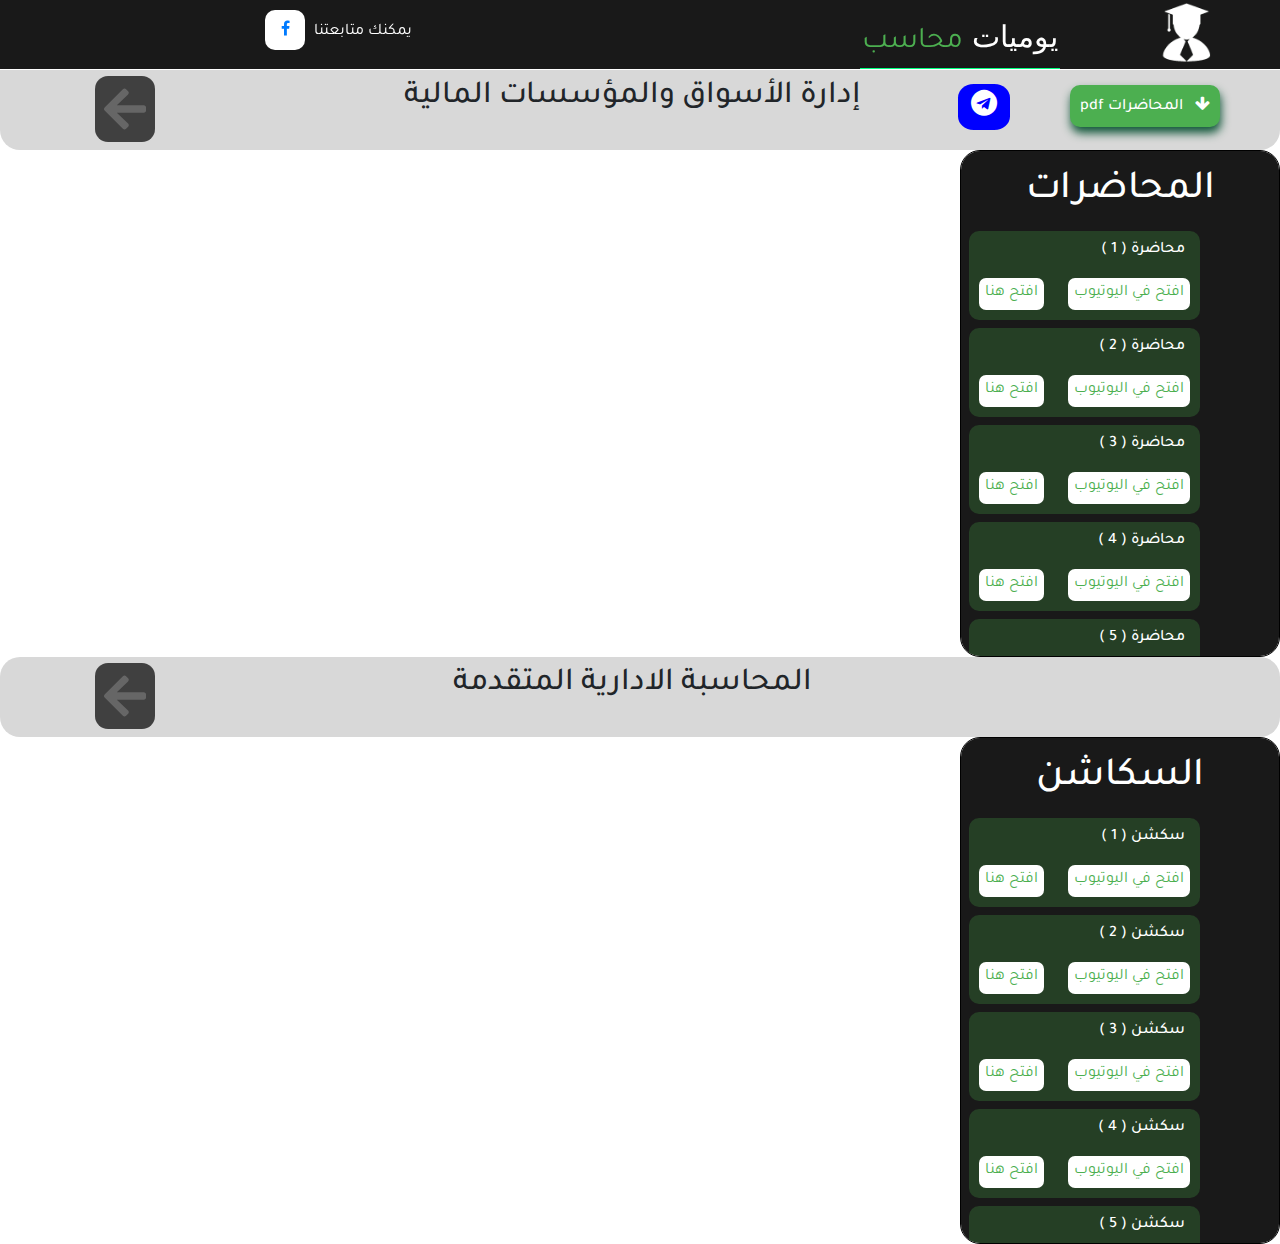
<file: index5.html>
<!DOCTYPE html>
<html>
<head lang="en">
    <meta charset="UTF-8">
    <meta name="viewport" content="width=device-width, initial-scale=1, shrink-to-fit=no">
    <title> يوميات محاسب </title>
    <link rel="stylesheet" href="css/bootstrap.min.css">
    <link rel="stylesheet" href="css/font-awesome.min.css">
    <link rel="stylesheet" href="https://fonts.googleapis.com/css2?family=Tajawal:wght@500&display=swap" >
    <link rel="stylesheet" href="css/owl.carousel.min.css">
    <link rel="stylesheet" href="css/owl.theme.default.min.css">
    <link rel="stylesheet" href="css/style.css">
    <link rel="stylesheet" media="(max-width: 800px)" href="css/media 300.css">
    <link href="images/eeeeeeeee22.png" rel="icon" type="image/x-icon" style="width: 50px; height: 50px;">
</head>
<body >


<!-- 
    <div class="loading2"> 
        <div class="spinner">
            <div class="bounce1"></div>
            <div class="bounce2"></div>
            <div class="bounce3"></div>
        </div>
    </div>  -->






<nav class="navbaro background-nav"> 
    <ul>                   
        <li>
            <a href="https://www.facebook.com/kfscommerce25" target="blanck"><i  class="fa fa-facebook icon-primary" alt="يوميات محاسب"></i></a>
            
         <SPAN>
            يمكنك متابعتنا 
        </SPAN> 
    </li>
    </ul>
      <img src="images/a222.png" alt="trdyfugu">
        <span class="bord-img"></span>
        <div class="logo boorderr-botom">يوميات <span class="st main-color">  محاسب </span></div>                   
</nav>

<div class="techer-ars">
    <div class="container">
        
      <a href="index.html" >
          <small class="small-back">الرجوع للصفحة الرئيسية</small>
          
           <svg aria-hidden="true" focusable="false" data-prefix="fas" data-icon="arrow-left" role="img" xmlns="http://www.w3.org/2000/svg" viewBox="0 0 448 512" class="svg-inline--fa svg-back  fa-arrow-left fa-w-14 fa-fw fa-lg"><path fill="currentColor" d="M257.5 445.1l-22.2 22.2c-9.4 9.4-24.6 9.4-33.9 0L7 273c-9.4-9.4-9.4-24.6 0-33.9L201.4 44.7c9.4-9.4 24.6-9.4 33.9 0l22.2 22.2c9.5 9.5 9.3 25-.4 34.3L136.6 216H424c13.3 0 24 10.7 24 24v32c0 13.3-10.7 24-24 24H136.6l120.5 114.8c9.8 9.3 10 24.8.4 34.3z" class=""></path></svg>
           </a>
           <h2 class="text-center">إدارة الأسواق والمؤسسات المالية</h2>
           <div class="groub-head">
            <a href="https://t.me/joinchat/QTkiIlGTDtZ6p3ZI5_3N6w" target="blanck"><i class="fa fa-telegram"></i></a>
            </div>
    </div>
</div>        
<div class="pdf-hom">
    <h6>pdf المحاضرات  <i class="fa fa-arrow-down ml-2"></i></h6>
    <div class="pdf-list">
            <ul>
                <li><a href="pdf/section 5/الفصل الاول.pdf" target="blanck">الفصل الاول</a></li>
                <li><a href="pdf/section 5/الفصل الثاني.pdf" target="blanck">الفصل الثاني</a></li>
                <li><a href="pdf/section 5/الفصل الثالث.pdf" target="blanck">الفصل الثالث</a></li>
                <li><a href="pdf/section 5/الفصل الرابع.pdf" target="blanck">الفصل الرابع</a></li>
                <li><a href="pdf/section 5/الفصل الخامس.pdf" target="blanck">الفصل الخامس</a></li>
                <li><a href="pdf/section 5/الفصل السادس.pdf" target="blanck">الفصل السادس</a></li>

            </ul>
    </div>
</div>

<div class="menu-list col-12 col-sm-3 col-lg-3 ml-auto">
 <div class="text-secshen"> 
     <h1 class="text-center pt-3">المحاضرات</h1>
 </div>
 <section class="row">
   <div class="containe">
        <div class="item-list m-2">
            <h6>( 1 ) محاضرة </h6>
            <button class="show1 show-i"> افتح هنا </button>
           <a href="https://www.youtube.com/embed/yQCvv5ddggk" target="blnck"> <button> افتح في اليوتيوب</button></a>
        </div>
        <div class="item-list m-2">
            <h6>( 2 ) محاضرة </h6>
            <button class="show2 show-i"> افتح هنا </button>
           <a href="https://www.youtube.com/embed/MRRxvlquMD0" target="blnck"> <button> افتح في اليوتيوب</button></a>
        </div>
        <div class="item-list m-2">
            <h6>( 3 ) محاضرة </h6>
            <button class="show3 show-i"> افتح هنا </button>
           <a href="https://www.youtube.com/embed/omkrOckjWVs" target="blnck"> <button> افتح في اليوتيوب</button></a>
        </div>
        <div class="item-list m-2">
            <h6>( 4 ) محاضرة </h6>
            <button class="show4 show-i"> افتح هنا </button>
           <a href="https://www.youtube.com/embed/IfLMrxZ3fqI" target="blnck"> <button> افتح في اليوتيوب</button></a>
        </div>
        <div class="item-list m-2">
            <h6>( 5 ) محاضرة </h6>
            <button class="show5 show-i"> افتح هنا </button>
           <a href="https://www.youtube.com/embed/WbMYHXsw0zg" target="blnck"> <button> افتح في اليوتيوب</button></a>
        </div>
        <div class="item-list m-2">
            <h6>( 6 ) محاضرة </h6>
            <button class="show6 show-i"> افتح هنا </button>
           <a href="https://www.youtube.com/embed/AK9FUk3iV2w" target="blnck"> <button> افتح في اليوتيوب</button></a>
        </div>
        

    </div>
</div>

<!--  class="hide2" -->
<section class="hide-vedio">
    
    <iframe class="hide1 width="560" height="315" src="https://www.youtube.com/embed/yQCvv5ddggk" frameborder="0" allow="accelerometer; autoplay; encrypted-media; gyroscope; picture-in-picture" allowfullscreen></iframe><section class="hide-vedio">
        <iframe class="hide2 width="560" height="315" src="https://www.youtube.com/embed/MRRxvlquMD0" frameborder="0" allow="accelerometer; autoplay; encrypted-media; gyroscope; picture-in-picture" allowfullscreen></iframe>    </section>
    <section class="hide-vedio">
        <iframe class="hide3 width="560" height="315" src="https://www.youtube.com/embed/omkrOckjWVs" frameborder="0" allow="accelerometer; autoplay; encrypted-media; gyroscope; picture-in-picture" allowfullscreen></iframe>        </section>
        <section class="hide-vedio">
            <iframe class="hide4 width="560" height="315" src="https://www.youtube.com/embed/IfLMrxZ3fqI" frameborder="0" allow="accelerometer; autoplay; encrypted-media; gyroscope; picture-in-picture" allowfullscreen></iframe>            </section>
            <section class="hide-vedio">
                <iframe class="hide5 width="560" height="315" src="https://www.youtube.com/embed/WbMYHXsw0zg" frameborder="0" allow="accelerometer; autoplay; encrypted-media; gyroscope; picture-in-picture" allowfullscreen></iframe>                </section>
                <section class="hide-vedio">
                    <iframe class="hide6 width="560" height="315" src="https://www.youtube.com/embed/AK9FUk3iV2w" frameborder="0" allow="accelerometer; autoplay; encrypted-media; gyroscope; picture-in-picture" allowfullscreen></iframe>                </section>
               

</section>
</section>
<div class="remo">
    <i class="fa fa-remove i-remove"></i>
</div>











<!-- start scation -->

<div class="techer-ars2">
    <div class="container">
        
      <a href="index.html" >
          <small class="small-back">الرجوع للصفحة الرئيسية</small>
          
           <svg aria-hidden="true" focusable="false" data-prefix="fas" data-icon="arrow-left" role="img" xmlns="http://www.w3.org/2000/svg" viewBox="0 0 448 512" class="svg-inline--fa svg-back  fa-arrow-left fa-w-14 fa-fw fa-lg"><path fill="currentColor" d="M257.5 445.1l-22.2 22.2c-9.4 9.4-24.6 9.4-33.9 0L7 273c-9.4-9.4-9.4-24.6 0-33.9L201.4 44.7c9.4-9.4 24.6-9.4 33.9 0l22.2 22.2c9.5 9.5 9.3 25-.4 34.3L136.6 216H424c13.3 0 24 10.7 24 24v32c0 13.3-10.7 24-24 24H136.6l120.5 114.8c9.8 9.3 10 24.8.4 34.3z" class=""></path></svg>
           </a>
           <h2 class="text-center">المحاسبة الادارية المتقدمة </h2>
          
           
           </div>
    </div>


    <div class="menu-list col-12 col-sm-3 col-lg-3 ml-auto">
        <div class="text-secshen"> 
            <h1 class="text-center pt-3">السكاشن</h1>
        </div>
        <section class="row">
          <div class="containe">
               <div class="item-list m-2">
                   <h6>( 1 ) سكشن </h6>
                   <button class="show9 show-i2"> افتح هنا </button>
                  <a href="https://youtu.be/f3Xt4PVahNw" target="blnck"> <button> افتح في اليوتيوب</button></a>
               </div>
               <div class="item-list m-2">
                   <h6>( 2 ) سكشن </h6>
                   <button class="show10 show-i2"> افتح هنا </button>
                  <a href="https://youtu.be/odgnzhKZcVM" target="blnck"> <button> افتح في اليوتيوب</button></a>
               </div>
               <div class="item-list m-2">
                   <h6>( 3 ) سكشن </h6>
                   <button class="show11 show-i2"> افتح هنا </button>
                  <a href="https://youtu.be/J4bvTkx9p9k" target="blnck"> <button> افتح في اليوتيوب</button></a>
               </div>
               <div class="item-list m-2">
                   <h6>( 4 ) سكشن </h6>
                   <button class="show12 show-i2"> افتح هنا </button>
                  <a href="https://youtu.be/8dsauCMlDhY" target="blnck"> <button> افتح في اليوتيوب</button></a>
               </div>
               <div class="item-list m-2">
                   <h6>( 5 ) سكشن </h6>
                   <button class="show13 show-i2"> افتح هنا </button>
                  <a href="https://youtu.be/2ASp5W9yxCw" target="blnck"> <button> افتح في اليوتيوب</button></a>
               </div>
               <div class="item-list m-2">
                   <h6>( 6 ) سكشن </h6>
                   <button class="show14 show-i2"> افتح هنا </button>
                  <a href="https://youtu.be/g66Kk77XJXY" target="blnck"> <button> افتح في اليوتيوب</button></a>
               </div>
               <div class="item-list m-2">
                   <h6>( 7 ) سكشن </h6>
                   <button class="show15 show-i2"> افتح هنا </button>
                  <a href="https://youtu.be/SBBXG8n53BI" target="blnck"> <button> افتح في اليوتيوب</button></a>
               </div>
       
           </div>
       </div>
       
       <!--  class="hide2" -->
       <section class="hide-vedio2">
           
           <iframe class="hide9" width="560" height="315" src="https://www.youtube.com/embed/f3Xt4PVahNw" frameborder="0" allow="accelerometer; autoplay; encrypted-media; gyroscope; picture-in-picture" allowfullscreen></iframe></section>
       <section class="hide-vedio">
           <iframe class="hide10" width="560" height="315" src="https://www.youtube.com/embed/odgnzhKZcVM" frameborder="0" allow="accelerometer; autoplay; encrypted-media; gyroscope; picture-in-picture" allowfullscreen></iframe>
           </section>
           <section class="hide-vedio">
               <iframe class="hide11" width="560" height="315" src="https://www.youtube.com/embed/J4bvTkx9p9k" frameborder="0" allow="accelerometer; autoplay; encrypted-media; gyroscope; picture-in-picture" allowfullscreen></iframe>
               </section>
               <section class="hide-vedio">
                   <iframe class="hide12" width="560" height="315" src="https://www.youtube.com/embed/8dsauCMlDhY" frameborder="0" allow="accelerometer; autoplay; encrypted-media; gyroscope; picture-in-picture" allowfullscreen></iframe>
                   </section>
                   <section class="hide-vedio">
                       <iframe class="hide13" width="560" height="315" src="https://www.youtube.com/embed/2ASp5W9yxCw" frameborder="0" allow="accelerometer; autoplay; encrypted-media; gyroscope; picture-in-picture" allowfullscreen></iframe>
                       </section>
                       <section class="hide-vedio">
                           <iframe class="hide14" width="560" height="315" src="https://www.youtube.com/embed/g66Kk77XJXY" frameborder="0" allow="accelerometer; autoplay; encrypted-media; gyroscope; picture-in-picture" allowfullscreen></iframe>
                       </section>
                       <section class="hide-vedio">
                           <iframe class="hide15" width="560" height="315" src="https://www.youtube.com/embed/SBBXG8n53BI" frameborder="0" allow="accelerometer; autoplay; encrypted-media; gyroscope; picture-in-picture" allowfullscreen></iframe>
                       </section>
       
       </section>
       </section>
       <div class="remo2">
           <i class="fa fa-remove i-remove"></i>
       </div>











 
<!--  Start Code BootStrap 4-->

<script src="js/jquery-3.4.1.slim.min.js"></script>
<script src="js/popper.min.js"></script>
<script src="js/bootstrap.min.js"></script>

<!--  End Code BootStrap 4-->

<!--  Start Code Jquery-->

<script src="jquery/jquery-3.4.1.min.js"></script>
<script src="jquery/jquery.countTo.js"></script>
<script type="text/javascript">
    $('.timer').countTo({
        speed: 7000,
    });
  </script>
  <script src="jquery/owl.carousel.min.js"></script>
  <script>
        $(".owl-carousel").owlCarousel({
            loop:true,
            autoplay:true,
            navSpeed:1000,
            autoplaySpeed:1000,
              nav:true,                      
              item:3
        })     
                
                        
  </script>
<script src="jquery/testing.js"></script>

<!--  End Code Jquery-->



</body>
</html>
</file>
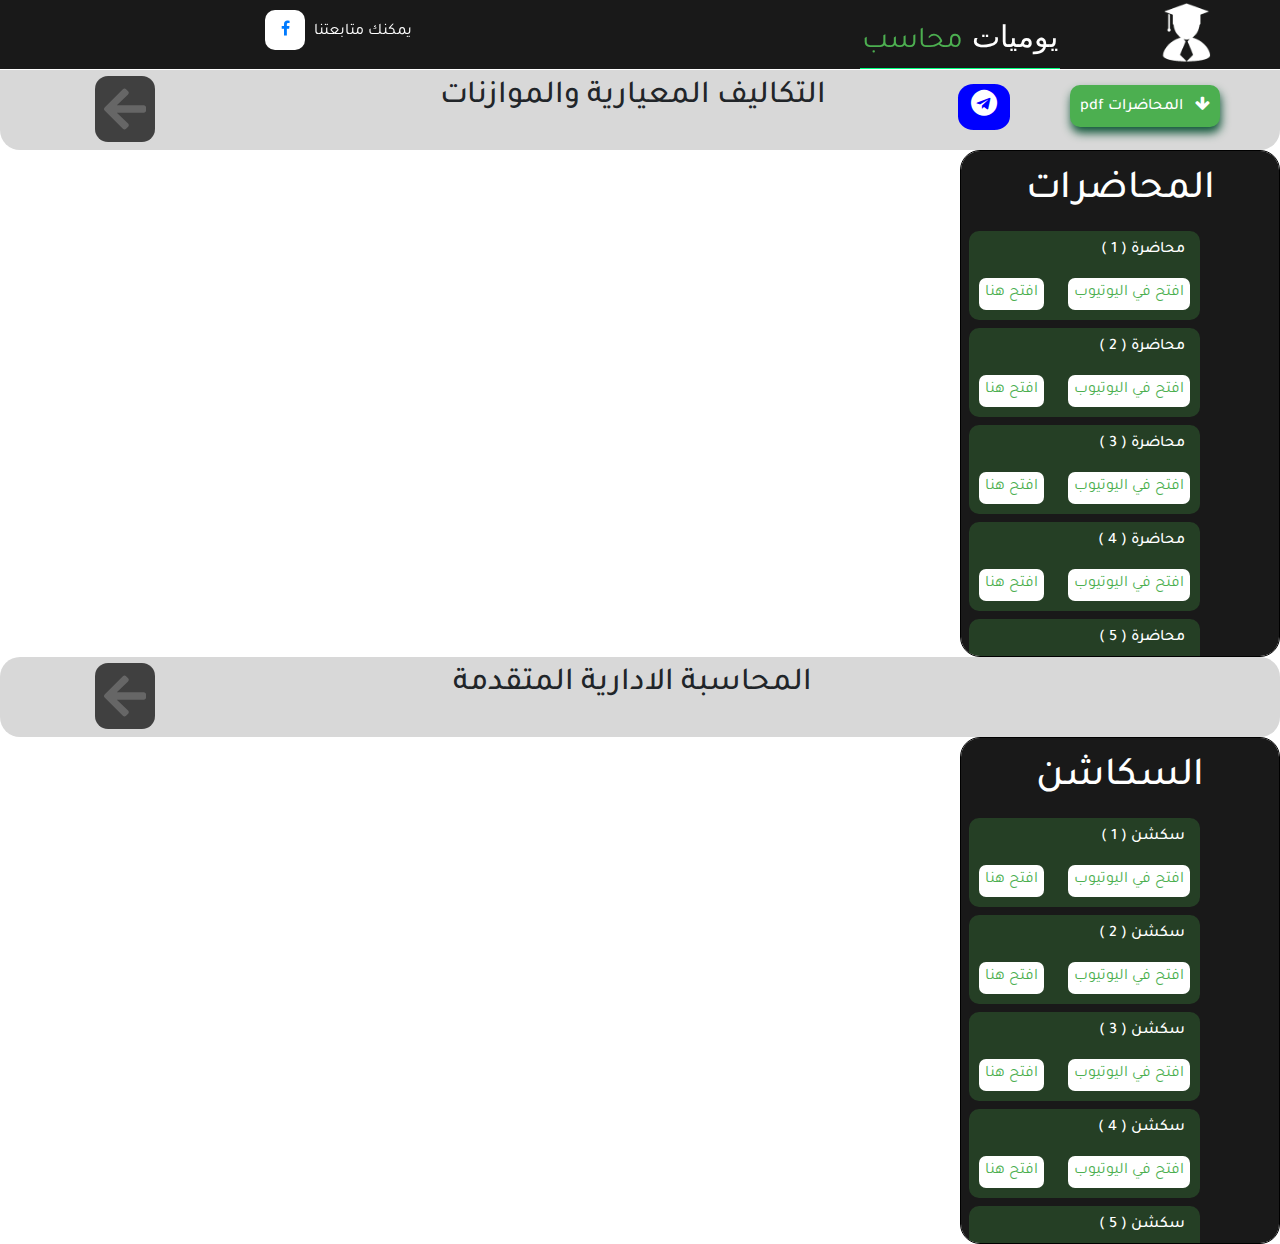
<file: index6.html>
<!DOCTYPE html>
<html>
<head lang="en">
    <meta charset="UTF-8">
    <meta name="viewport" content="width=device-width, initial-scale=1, shrink-to-fit=no">
    <title> يوميات محاسب </title>
    <link rel="stylesheet" href="css/bootstrap.min.css">
    <link rel="stylesheet" href="css/font-awesome.min.css">
    <link rel="stylesheet" href="https://fonts.googleapis.com/css2?family=Tajawal:wght@500&display=swap" >
    <link rel="stylesheet" href="css/owl.carousel.min.css">
    <link rel="stylesheet" href="css/owl.theme.default.min.css">
    <link rel="stylesheet" href="css/style.css">
    <link rel="stylesheet" media="(max-width: 800px)" href="css/media 300.css">
    <link href="images/eeeeeeeee22.png" rel="icon" type="image/x-icon" style="width: 50px; height: 50px;">
</head>
<body >


<!-- 
    <div class="loading2"> 
        <div class="spinner">
            <div class="bounce1"></div>
            <div class="bounce2"></div>
            <div class="bounce3"></div>
        </div>
    </div>  -->






<nav class="navbaro background-nav"> 
    <ul>                   
        <li>
            <a href="https://www.facebook.com/kfscommerce25" target="blanck"><i  class="fa fa-facebook icon-primary" alt="يوميات محاسب"></i></a>
            
         <SPAN>
            يمكنك متابعتنا 
        </SPAN> 
    </li>
    </ul>
      <img src="images/a222.png" alt="trdyfugu">
        <span class="bord-img"></span>
        <div class="logo boorderr-botom">يوميات <span class="st main-color">  محاسب </span></div>                   
</nav>

<div class="techer-ars">
    <div class="container">
        
      <a href="index.html" >
          <small class="small-back">الرجوع للصفحة الرئيسية</small>
          
           <svg aria-hidden="true" focusable="false" data-prefix="fas" data-icon="arrow-left" role="img" xmlns="http://www.w3.org/2000/svg" viewBox="0 0 448 512" class="svg-inline--fa svg-back  fa-arrow-left fa-w-14 fa-fw fa-lg"><path fill="currentColor" d="M257.5 445.1l-22.2 22.2c-9.4 9.4-24.6 9.4-33.9 0L7 273c-9.4-9.4-9.4-24.6 0-33.9L201.4 44.7c9.4-9.4 24.6-9.4 33.9 0l22.2 22.2c9.5 9.5 9.3 25-.4 34.3L136.6 216H424c13.3 0 24 10.7 24 24v32c0 13.3-10.7 24-24 24H136.6l120.5 114.8c9.8 9.3 10 24.8.4 34.3z" class=""></path></svg>
           </a>
           <h2 class="text-center">التكاليف المعيارية والموازنات</h2>
           <div class="groub-head">
            <a href="https://t.me/joinchat/QTkiIk2sfFrWp9Nv_k1JoA" target="blanck"><i class="fa fa-telegram"></i></a>
            </div>
    </div>
</div>        
<div class="pdf-hom">
    <h6>pdf المحاضرات  <i class="fa fa-arrow-down ml-2"></i></h6>
    <div class="pdf-list">
            <ul>
                <li><a href="pdf/section 5/الفصل الاول.pdf" target="blanck">الفصل الاول</a></li>
                <li><a href="pdf/section 5/الفصل الثاني.pdf" target="blanck">الفصل الثاني</a></li>
                <li><a href="pdf/section 5/الفصل الثالث.pdf" target="blanck">الفصل الثالث</a></li>
                <li><a href="pdf/section 5/الفصل الرابع.pdf" target="blanck">الفصل الرابع</a></li>
                <li><a href="pdf/section 5/الفصل الخامس.pdf" target="blanck">الفصل الخامس</a></li>
                <li><a href="pdf/section 5/الفصل السادس.pdf" target="blanck">الفصل السادس</a></li>

            </ul>
    </div>
</div>

<div class="menu-list col-12 col-sm-3 col-lg-3 ml-auto">
 <div class="text-secshen"> 
     <h1 class="text-center pt-3">المحاضرات</h1>
 </div>
 <section class="row">
   <div class="containe">
        <div class="item-list m-2">
            <h6>( 1 ) محاضرة </h6>
            <button class="show1 show-i"> افتح هنا </button>
           <a href="https://www.youtube.com/embed/e1HvAQTHMvs" target="blnck"> <button> افتح في اليوتيوب</button></a>
        </div>
        <div class="item-list m-2">
            <h6>( 2 ) محاضرة </h6>
            <button class="show2 show-i"> افتح هنا </button>
           <a href="https://www.youtube.com/embed/_mxx98qb7jE" target="blnck"> <button> افتح في اليوتيوب</button></a>
        </div>
        <div class="item-list m-2">
            <h6>( 3 ) محاضرة </h6>
            <button class="show3 show-i"> افتح هنا </button>
           <a href="https://www.youtube.com/embed/MT3xzHWypWk" target="blnck"> <button> افتح في اليوتيوب</button></a>
        </div>
        <div class="item-list m-2">
            <h6>( 4 ) محاضرة </h6>
            <button class="show4 show-i"> افتح هنا </button>
           <a href="https://www.youtube.com/embed/RU0iwYv9-zk" target="blnck"> <button> افتح في اليوتيوب</button></a>
        </div>
        <div class="item-list m-2">
            <h6>( 5 ) محاضرة </h6>
            <button class="show5 show-i"> افتح هنا </button>
           <a href="https://www.youtube.com/embed/A74S8LO1j5I" target="blnck"> <button> افتح في اليوتيوب</button></a>
        </div>
        <div class="item-list m-2">
            <h6>( 6 ) محاضرة </h6>
            <button class="show6 show-i"> افتح هنا </button>
           <a href="https://www.youtube.com/embed/Sq2xbdUAxGM" target="blnck"> <button> افتح في اليوتيوب</button></a>
        </div>
        <div class="item-list m-2">
            <h6>( 7 ) محاضرة </h6>
            <button class="show7 show-i"> افتح هنا </button>
           <a href="https://www.youtube.com/embed/0hZfveedL00" target="blnck"> <button> افتح في اليوتيوب</button></a>
        </div>

    </div>
</div>

<!--  class="hide2" -->
<section class="hide-vedio">
    
    <iframe class="hide1 width="560" height="315" src="https://www.youtube.com/embed/e1HvAQTHMvs" frameborder="0" allow="accelerometer; autoplay; encrypted-media; gyroscope; picture-in-picture" allowfullscreen></iframe><section class="hide-vedio">
        <iframe class="hide2 width="560" height="315" src="https://www.youtube.com/embed/_mxx98qb7jE" frameborder="0" allow="accelerometer; autoplay; encrypted-media; gyroscope; picture-in-picture" allowfullscreen></iframe>    </section>
    <section class="hide-vedio">
        <iframe class="hide3 width="560" height="315" src="https://www.youtube.com/embed/MT3xzHWypWk" frameborder="0" allow="accelerometer; autoplay; encrypted-media; gyroscope; picture-in-picture" allowfullscreen></iframe>        </section>
        <section class="hide-vedio">
            <iframe class="hide4 width="560" height="315" src="https://www.youtube.com/embed/RU0iwYv9-zk" frameborder="0" allow="accelerometer; autoplay; encrypted-media; gyroscope; picture-in-picture" allowfullscreen></iframe>            </section>
            <section class="hide-vedio">
                <iframe class="hide5 width="560" height="315" src="https://www.youtube.com/embed/A74S8LO1j5I" frameborder="0" allow="accelerometer; autoplay; encrypted-media; gyroscope; picture-in-picture" allowfullscreen></iframe>                </section>
                <section class="hide-vedio">
                    <iframe class="hide6 width="560" height="315" src="https://www.youtube.com/embed/Sq2xbdUAxGM" frameborder="0" allow="accelerometer; autoplay; encrypted-media; gyroscope; picture-in-picture" allowfullscreen></iframe>                </section>
                <section class="hide-vedio">
                    <iframe class="hide7 width="560" height="315" src="https://www.youtube.com/embed/0hZfveedL00" frameborder="0" allow="accelerometer; autoplay; encrypted-media; gyroscope; picture-in-picture" allowfullscreen></iframe>                </section>

</section>
</section>
<div class="remo">
    <i class="fa fa-remove i-remove"></i>
</div>











<!-- start scation -->

<div class="techer-ars2">
    <div class="container">
        
      <a href="index.html" >
          <small class="small-back">الرجوع للصفحة الرئيسية</small>
          
           <svg aria-hidden="true" focusable="false" data-prefix="fas" data-icon="arrow-left" role="img" xmlns="http://www.w3.org/2000/svg" viewBox="0 0 448 512" class="svg-inline--fa svg-back  fa-arrow-left fa-w-14 fa-fw fa-lg"><path fill="currentColor" d="M257.5 445.1l-22.2 22.2c-9.4 9.4-24.6 9.4-33.9 0L7 273c-9.4-9.4-9.4-24.6 0-33.9L201.4 44.7c9.4-9.4 24.6-9.4 33.9 0l22.2 22.2c9.5 9.5 9.3 25-.4 34.3L136.6 216H424c13.3 0 24 10.7 24 24v32c0 13.3-10.7 24-24 24H136.6l120.5 114.8c9.8 9.3 10 24.8.4 34.3z" class=""></path></svg>
           </a>
           <h2 class="text-center">المحاسبة الادارية المتقدمة </h2>
          
           
           </div>
    </div>


    <div class="menu-list col-12 col-sm-3 col-lg-3 ml-auto">
        <div class="text-secshen"> 
            <h1 class="text-center pt-3">السكاشن</h1>
        </div>
        <section class="row">
          <div class="containe">
               <div class="item-list m-2">
                   <h6>( 1 ) سكشن </h6>
                   <button class="show9 show-i2"> افتح هنا </button>
                  <a href="https://youtu.be/f3Xt4PVahNw" target="blnck"> <button> افتح في اليوتيوب</button></a>
               </div>
               <div class="item-list m-2">
                   <h6>( 2 ) سكشن </h6>
                   <button class="show10 show-i2"> افتح هنا </button>
                  <a href="https://youtu.be/odgnzhKZcVM" target="blnck"> <button> افتح في اليوتيوب</button></a>
               </div>
               <div class="item-list m-2">
                   <h6>( 3 ) سكشن </h6>
                   <button class="show11 show-i2"> افتح هنا </button>
                  <a href="https://youtu.be/J4bvTkx9p9k" target="blnck"> <button> افتح في اليوتيوب</button></a>
               </div>
               <div class="item-list m-2">
                   <h6>( 4 ) سكشن </h6>
                   <button class="show12 show-i2"> افتح هنا </button>
                  <a href="https://youtu.be/8dsauCMlDhY" target="blnck"> <button> افتح في اليوتيوب</button></a>
               </div>
               <div class="item-list m-2">
                   <h6>( 5 ) سكشن </h6>
                   <button class="show13 show-i2"> افتح هنا </button>
                  <a href="https://youtu.be/2ASp5W9yxCw" target="blnck"> <button> افتح في اليوتيوب</button></a>
               </div>
               <div class="item-list m-2">
                   <h6>( 6 ) سكشن </h6>
                   <button class="show14 show-i2"> افتح هنا </button>
                  <a href="https://youtu.be/g66Kk77XJXY" target="blnck"> <button> افتح في اليوتيوب</button></a>
               </div>
               <div class="item-list m-2">
                   <h6>( 7 ) سكشن </h6>
                   <button class="show15 show-i2"> افتح هنا </button>
                  <a href="https://youtu.be/SBBXG8n53BI" target="blnck"> <button> افتح في اليوتيوب</button></a>
               </div>
       
           </div>
       </div>
       
       <!--  class="hide2" -->
       <section class="hide-vedio2">
           
           <iframe class="hide9" width="560" height="315" src="https://www.youtube.com/embed/f3Xt4PVahNw" frameborder="0" allow="accelerometer; autoplay; encrypted-media; gyroscope; picture-in-picture" allowfullscreen></iframe></section>
       <section class="hide-vedio">
           <iframe class="hide10" width="560" height="315" src="https://www.youtube.com/embed/odgnzhKZcVM" frameborder="0" allow="accelerometer; autoplay; encrypted-media; gyroscope; picture-in-picture" allowfullscreen></iframe>
           </section>
           <section class="hide-vedio">
               <iframe class="hide11" width="560" height="315" src="https://www.youtube.com/embed/J4bvTkx9p9k" frameborder="0" allow="accelerometer; autoplay; encrypted-media; gyroscope; picture-in-picture" allowfullscreen></iframe>
               </section>
               <section class="hide-vedio">
                   <iframe class="hide12" width="560" height="315" src="https://www.youtube.com/embed/8dsauCMlDhY" frameborder="0" allow="accelerometer; autoplay; encrypted-media; gyroscope; picture-in-picture" allowfullscreen></iframe>
                   </section>
                   <section class="hide-vedio">
                       <iframe class="hide13" width="560" height="315" src="https://www.youtube.com/embed/2ASp5W9yxCw" frameborder="0" allow="accelerometer; autoplay; encrypted-media; gyroscope; picture-in-picture" allowfullscreen></iframe>
                       </section>
                       <section class="hide-vedio">
                           <iframe class="hide14" width="560" height="315" src="https://www.youtube.com/embed/g66Kk77XJXY" frameborder="0" allow="accelerometer; autoplay; encrypted-media; gyroscope; picture-in-picture" allowfullscreen></iframe>
                       </section>
                       <section class="hide-vedio">
                           <iframe class="hide15" width="560" height="315" src="https://www.youtube.com/embed/SBBXG8n53BI" frameborder="0" allow="accelerometer; autoplay; encrypted-media; gyroscope; picture-in-picture" allowfullscreen></iframe>
                       </section>
       
       </section>
       </section>
       <div class="remo2">
           <i class="fa fa-remove i-remove"></i>
       </div>











 
<!--  Start Code BootStrap 4-->

<script src="js/jquery-3.4.1.slim.min.js"></script>
<script src="js/popper.min.js"></script>
<script src="js/bootstrap.min.js"></script>

<!--  End Code BootStrap 4-->

<!--  Start Code Jquery-->

<script src="jquery/jquery-3.4.1.min.js"></script>
<script src="jquery/jquery.countTo.js"></script>
<script type="text/javascript">
    $('.timer').countTo({
        speed: 7000,
    });
  </script>
  <script src="jquery/owl.carousel.min.js"></script>
  <script>
        $(".owl-carousel").owlCarousel({
            loop:true,
            autoplay:true,
            navSpeed:1000,
            autoplaySpeed:1000,
              nav:true,                      
              item:3
        })     
                
                        
  </script>
<script src="jquery/testing.js"></script>

<!--  End Code Jquery-->



</body>
</html>
</file>
<file: css/style.css>
*{
  font-family: 'Tajawal', sans-serif;
}
body{
    position: relative;
    -webkit-box-sizing: border-box;
    -moz-box-sizing: border-box;
    -O-box-sizing: border-box;
    box-sizing: border-box;
    margin: 0;
    padding: 0;
    font-family: 'Tajawal', sans-serif;
    line-height: 1.86em;


}
button {
  outline: none;
}
.hidden {
  display: none;
  
}
.center {
  text-align: center;
}
/*  Start Our Framework */
.fontstyly{
  font-family: 'Balsamiq Sans', cursive;
}
.upper{
  text-transform: uppercase;
}
.main-color{
  color: #4caf50;
}
.main-background{
  background-color: #4caf50;
}
.overlay{
  background: rgba(49, 55, 61, .4);
  width: 100%;
  height: 100%;
}
.evnt-active:active{
  transform: translateY(5px);
}
/*  End Our Framework */

.loading{
 
  position: fixed;
  top: 0;
  left: 0;
  bottom: 0;
  right: 0;
  z-index: 999999999999999999;
  width: 100%;
  height: 700px;
  background:#000;
  color: #4caf50;
}
.loading2{
 
  position: fixed;
  top: 0;
  left: 0;
  bottom: 0;
  right: 0;
  z-index: 999999999999999999;
  width: 100%;
  height: 700px;
  background:#000;
  color: #4caf50;
}
.spinner {
  
    margin: 300px auto 0;
    width: 70px;
    text-align: center;
  }
  
  .spinner > div {
    width: 18px;
    height: 18px;
    background-color: #4caf50;
    justify-content: center;
    align-items: center;
    border-radius: 100%;
    display: inline-block;
    -webkit-animation: sk-bouncedelay 1.4s infinite ease-in-out both;
    animation: sk-bouncedelay 1.4s infinite ease-in-out both;
  }
  
  .spinner .bounce1 {
    -webkit-animation-delay: -0.32s;
    animation-delay: -0.32s;
  }
  
  .spinner .bounce2 {
    -webkit-animation-delay: -0.16s;
    animation-delay: -0.16s;
  }
  
  @-webkit-keyframes sk-bouncedelay {
    0%, 80%, 100% { -webkit-transform: scale(0) }
    40% { -webkit-transform: scale(1.0) }
  }
  
  @keyframes sk-bouncedelay {
    0%, 80%, 100% { 
      -webkit-transform: scale(0);
      transform: scale(0);
    } 40% { 
      -webkit-transform: scale(1.0);
      transform: scale(1.0);
    }
  }


  
 .list-right{

   
  position: fixed;
  top: 40%;
  padding: 16px 10px 16px 16px;
  border-radius:0 10px 10px 0;
  left: 0;
  background: rgba(255, 255, 255,.5);
  z-index: 112;
  color: #000;
  font-size: 20px;
  box-shadow: 0px 1px 4px 0px #ccc;
  transition: .8s;
}
.list-right :hover{
  color: rgba(0, 110, 255, 0.75);
}
.list-right .mover{
  display: none;
  color: rgba(150, 0, 0, 0.6);
}
.list-right .mover:hover{
  color: #f00;
}
.nonlist{
  transition: .9s;
  position: absolute;
  position: fixed;
  top: 40%;
  left: 200px;
}
.righting{
  border-radius:0 10px 10px 0;
  transition: .8s;
  position: fixed;
  left:  -300px;
  top: 25%;
  width: 200px;
  height:300px;
  margin-left: auto;
  border: 1px solid #fff;
  background: #000;
  z-index: 111;
  padding: 8px;
}
.nonrighting{
  transition: .8s;
  position: absolute;
  position: fixed;
  left: 0px;
}
.righting h6{
  font-size: 26px;
  font-weight: bold;
  color: #fff;
  margin-bottom: 30px;

}
.righting .container .btnrighting{
  background-color: rgba(0, 110, 255, 0.75) ;
  color: #fff;
  font-size: 22px;
  font-weight: bold;
}
.righting .container .btnrighting:hover{
  background-color: #222;
  color: #fff;
  font-size: 22px;
  font-weight: bold;
}
.righting .container .row .colours{
  transition: .1s;
  /* opacity: .6; */
  margin: 3px;
  padding: 10px;
  border-radius: 3px;
}

.righting .container .row .colours:hover{
  opacity: 1;
transform: translateY(-2px);
  transform: scale(1.2); /* Standard syntax */
}
.righting .container .row .colours:active{
  opacity: 1;
  transform: rotate(360deg)

}
.righting .container .row .colourss{
  transition: .2s;
  margin: 3px;
  padding: 20px;
  border-radius: 3px;
  /* opacity: .6; */
}
.righting .container .row .colourss:hover{

  opacity: 1;
  transform: translateY(-2px);
  transform: scale(1.2); /* Standard syntax */

}
.righting .container .row .colourss:active{
  opacity: 1;
  transform: scale(1);

}
.righting .container .row .c1{
  background: #218fe6;
}.righting .container .row .c2{
  background: #0f3456;
}.righting .container .row .c3{
   background: #2ecfe6;
}.righting .container .row .c4{
    background: #52e6cf;
 }.righting .container .row .c5{
     background: #23e6c8;
  }.righting .container .row .c6{
      background: #2fe6a0;
   }.righting .container .row .c7{
        background: #16e689;
    }.righting .container .row .c8{
        background: #29e64e;
     }.righting .container .row .c9{
         background: #85e633;
      }.righting .container .row .c10{
          background: #c7e619;
       }.righting .container .row .c11{
           background: #e6de0d;
        }.righting .container .row .c12{
            background: #e6af46;
         }.righting .container .row .c13{
             background: #e68811;
          }.righting .container .row .c14{
              background: #e66e1e;
           }.righting .container .row .c15{
               background: #e65517;
            }.righting .container .row .c16{
                background: #e63327;
             }.righting .container .row .c17{
                 background: #e6243d;
              }.righting .container .row .c18{
                  background: #e65258;
               }.righting .container .row .c19{
                   background: #e66c85;
                }.righting .container .row .c20{
                    background: #e66bd5;
                 }


 

   
  
  



/* start header */
header{
  background: url("../images/business-2.jpg");
  background-size: cover;
  width: 100%;
  height: 677px;
  display: flex;
  position: relative;
  overflow: auto;
}
header .back{
  background: rgba(12, 12, 12, 0.7);
  width: 100%;
  height: 100%;

}
.logo{
  letter-spacing: 4px;
  margin-top: 20px;
  padding: 2px;
  color: white;
  font-size: 30px;
  font-family:  'Arial Narrow Bold', sans-serif;
  margin-left: 35%;
  border-bottom: springgreen 1px solid;
}
 nav img {
  height: 107px;
  position: absolute;
  top:-3px;
  right: 30px;

}


nav{
  
  width: 100%;
  height: 70px;
  display: flex;
  flex-flow: row;
  justify-content: center;
  
  position: fixed;

}

nav ul{

  display: flex;
  flex-flow: row;

}
nav ul li{
  list-style: none;
  
}
nav ul li span {
  line-height: 4;
  color: #fff
}
nav ul li a i{
  
  padding-top: 10px;
  font-weight: bolder;
  background-color: #fff;
  margin: 5px;
  width: 40px;
  text-align: center;
  height: 40px;
  text-decoration: none;
  border-radius: 10px;
}
nav ul li a i .fa-tumblr{
  color: rgba(19, 92, 144, 0.89);
  
}
nav ul li a i .fa-twitter{
  color: #62c8f8;
  
  
}
nav ul li a  .fa-instagram{
  color: #FFAD33 ;
 
}
nav ul li a  .fa-whatsapp{
  color: rgba(57, 222, 87,.7);
  
}
.background-nav {
  width: 100%;
  top: 0;
  height: 70px;
  border-bottom: 1px solid #fff;
  transition: all .4s ease-in-out;
  z-index: 222;
  background-color: rgba(0, 0, 0,.9);
 
}

.a{
  color: white;
  font-size: 17px;
  font-weight: bolder;
  
  text-decoration: none;
}

.home{
  border-top: 4px solid #4caf50;
  margin-top: -2px;
}



header .title{
  display: flex;
  justify-content: center;
  align-items: center;
  flex-direction: row;
}
header .title .contented{
  color: white;
  text-align: center;
  width: 80%;
}
header .title .contented h1{
  font-size: 120px;
  
}
header .title .contented p{
  font-size: 30px;
  margin-top: 220px;
}
 header .title .contented button{
  padding: 10px 28px;
  font-size: 29px;
  outline: none;
  letter-spacing: .5px;
  border: 1px solid #4caf50;
  background-color: #4caf50;
  color: white;
  border-radius: 6px;
  font-weight: bolder;
  transition: .4s
 }
header .title .contented button:hover{
  
  color: #4caf50;
  cursor: pointer;
} 
header .content .arrow{
  position: absolute;
  bottom: 0px;
  left: 0;
  width: 100%;
  padding: 50px 0;
  text-align: center;
  
  color: #fff;
}
header .content .arrow i {
  border: 2px solid #fff;
  border-radius: 50%;
  width: 40px ;
  height: 40px;
  line-height: 32px;
  cursor: pointer;
}
.navbars {
  /* background-color: rgba(0,0,0,.); */
  width: 100%;
  top: 0;
  height: 70px;
  border-bottom: 1px solid #fff;
  transition: all .4s ease-in-out;
  z-index: 222;
  background-color: rgba(0, 0, 0,.9);
 
  /* padding: 0 200px; */
}
::-webkit-scrollbar{
  width: 10px;

}
::-o-scrollbar{
  width: 10px;
}
::-moz-scrollbar{
  width: 10px;
}
::-webkit-scrollbar-thumb{
  background-color: #4caf50;
  border-radius: 10px;
}
::-moz-scrollbar-thumb{
  background-color: #4caf50;
  border-radius: 10px;
}
::-o-scrollbar-thumb{
  background-color: #4caf50;
  border-radius: 10px;
}

/* End header */




.card{
  position: relative;
  margin: 22px 25px ;
  width: 300px;
  height: 400px;
  background: #fff;
  transform-style: preserve-3d;
  transform: perspective(2000px);
  transition: all 1.1s ease-in-out;
  box-shadow: inset 300px 0 50px rgba(0,0,0,.5);

}
.card:hover{
  z-index: 6;
  transform: perspective(2000px) rotate(-10deg);
  box-shadow: inset 20px 0 50px rgba(0,0,0,.5);
}
.card .imgbox{
 position: relative;
  width: 100%;
  height: 100%;
  border: 1px solid #000;
  box-sizing: border-box;
  transform-origin: left;
  z-index: 1;
  transition: all 1.1s ease-in-out;
}
.card:hover .imgbox{
  transform: rotateY(-135deg);

}
.card .imgbox img{
  position: absolute;
  top: 0;
  left: 0;
  width: 100%;
  height: 100%;
  object-fit: cover;

}
.card .content{
  position: absolute;
  top: 0;
  left: 0;
  bottom: 0;
  /* padding: 30px 20px 90px; */

}
.card .content h1{
  font-size: 39px;
  padding-top: 20px;
}
.card .content button {
  color: white;
  font-size: 25px;
  border:1px solid transparent;
  border-radius: 10px;
  padding: 5px 10px;
  margin-left: 70px;
  outline: none;
  box-shadow: 1px 6px 10px #0f5638;

}
.card .content button:active{
  transform: translate(0,10px);
  box-shadow: none;
}
.card-center {
  margin: 22px auto 70px;
  
}
hr{
  
  background-color: #4caf50;
  height: 2px;
}




/* start our team */
.our-team{
  padding: 50px 0;
}
.our-team h2{
  margin: 10px 0 ;
  font-size: 75px;
  margin-bottom: 12px;

}
.our-team p{
  margin: 10px 0 40px;
  color: rgb(80, 77, 77);
  line-height: 2;
}

.our-team .the-team{
  overflow: hidden;
}
.our-team .the-team .person{
  margin-top: 20px;
  float: left;
  width: 24%;
  color: rgb(122, 122, 122);
  

}
.our-team .the-team .person img {
  height: 239px;
  width: 168px;
  filter: gray;
  filter: grayscale(1);
  -webkit-filter: grayscale(1);
  -webkit-transition: all .4s ease-in-out;
  -moz-transition: all .4s ease-in-out;
  transition: all .4s ease-in-out;
  
  border-radius: 30px;


}
.our-team .the-team .person:hover img {
  filter: none;
  -webkit-filter: grayscale(0);
  transform: translate(0,-9px);
}
.our-team .the-team .person p{
  font-size: 20px;
  padding:0 70px; 
  color: rgb(122, 122, 122);
  line-height: 1.5;
}
.our-team .the-team .person:hover {
  color: rgb(0, 0, 0);
} 
.our-team .the-team .person:hover p {
  color: rgb(8, 8, 8); 
}

.our-team .the-team .person .icons a .fa {
  background-color: rgb(131, 130, 130);
  width: 40px;
  height: 40px;
  line-height: 40px;
  border-radius: 15%;
  color: #fff;
  cursor: pointer;

} 
.our-team .the-team .person:hover h3 .web-color {
  color: #4caf50;
}
.our-team .the-team .person:hover .icons a .fa-facebook{
  background-color: #3b5998;
}
.our-team .the-team .person:hover .icons a .fa-twitter{
  background-color: #1da1f2;
}
.our-team .the-team .person:hover .icons a .fa-google-plus{
  background-color: #dd4b39;
}
/* End our team */


/* Start footer */

.footer-end{
  border-top:1px solid #fff;
  background: rgb(19, 19, 19);
  position: relative;
  overflow: hidden;
  width: 100%;
}
.footer-end .designer svg{
  height: 14px;
  font-size: 17px;
}
.footer-end .designer span {
  font-size: 12px;
}
.footer-end .container .row {
  color:  #777a7c;
  padding: 15px;

}
.footer-end .container .row a .fa{
  padding: 10px;
  font-weight: bold;
  color: #f4f4f4;
  font-size: 14px;
  text-align: center;
  margin-left: 10px;
  border-radius: 100%;
  background: rgb(29, 29, 29);
}
.fa-facebook:hover{
  
  background: #3b5998;
  color: #fff;
}
 .fa-tumblr:hover{
  background: rgba(19, 92, 144, 0.89);
  color: #fff;
}
 .fa-twitter:hover{
  background: #62c8f8;
  /*background: #3b5998;*/
  color: #fff;
}
 .fa-instagram:hover{
  background: #FFAD33;
  color: #fff;
}
.fa-whatsapp:hover{
  background: rgba(57, 222, 87,.7);
  color: #fff;
}
.footer-end .container .row .fa-whatsapp:hover{
  background: rgba(57, 222, 87,.7);
  color: #fff;
}
.footer-end .container .row .fa-instagram:hover{
  background: #FFAD33;
  color: #fff;
}
.footer-end .container .row .fa-twitter:hover{
  background: #62c8f8;
  /*background: #3b5998;*/
  color: #fff;
}
.footer-end .container .row .fa-tumblr:hover{
  background: rgba(19, 92, 144, 0.89);
  color: #fff;
}
.footer-end .container .row .fa-facebook:hover{
  /*background: #62c8f8;*/
  background: #3b5998;
  color: #fff;
}



/* End footer */


a.scrollup {
  transition: all .4s ease-out;
  background: rgba(0,0,0,0.6);
  border: 2px solid rgba(255,255,255,0.8);
  height: 40px;
  width: 40px;
  color: #fff;
  font-size: 22px;
  line-height: 40px;
  text-align: center;
  text-decoration: none;
  position: fixed;
  bottom: 40px;
  right: 10px;
  z-index: 9999;
  opacity: .5;
  -moz-border-radius: 50%!important;
  -webkit-border-radius: 50%!important;
  border-radius: 50%!important;
  font-weight: 300;
}





/* Start indxt 2 */

     /* ****  techer-ars1 **** */

.techer-ars {
  margin-top: 70px;
  width: 100%;
  background-color: rgb(216, 216, 216);
  height: 80px;
  border-radius: 0 0 20px 20px;
  overflow: hidden;
  position: relative;
}

.techer-ars .container h2 , .techer-ars2 .container h2{
  margin-top: -22px;
}
.techer-ars .container a {
  text-decoration: none;
  margin-left: 10px;
}
.techer-ars .container a svg{
    margin-top: 6px;
    position: absolute;
    cursor: pointer;
    color: #666;
    width: 60px;
    padding: 9px;
    border-radius: 13px;
    background-color: rgba(0, 0, 0,.7);
  
}

.techer-ars .container a small {
  color: white;
  background-color: rgba(0, 0, 0,.7);
  font-size: 18px;
  padding: 5px;
  border-radius: 10px;
  position: absolute;
  left: 15%;
  top: 3px;
  display: none;
}

     /* ****  techer-ars2 **** */
.techer-ars2 {
  
  width: 100%;
  background-color: rgb(216, 216, 216);
  height: 80px;
  overflow: hidden;
  border-radius: 20px;
  position: relative;
}
.techer-ars2 .container a svg{
  margin-top: 6px;
  position: absolute;
  cursor: pointer;
  color: #666;
  width: 60px;
  padding: 9px;
  border-radius: 13px;
  background-color: rgba(0, 0, 0,.7);

}
.techer-ars2 .container a {
  text-decoration: none;
  margin-left: 10px;
}
.techer-ars2 .container a small {
  color: white;
  background-color: rgba(0, 0, 0,.7);
  font-size: 18px;
  padding: 5px;
  border-radius: 10px;
  position: absolute;
  left: 15%;
  top: 3px;
  display: none;
}
   
 .pdf-hom{
  position: absolute;
  top:15px ;
  right: 60px;
  cursor: pointer;

}
.pdf-hom h6 {
  background-color: #4caf50;
  padding: 10px;
  border-radius: 10px;
  color: #fff;
  box-shadow: 1px 6px 10px #0f5638;
}
.pdf-hom h6:active{
  box-shadow: none;
  transform: translate(0px ,5px);
}
.pdf-list {
  position: absolute;
  top: 46px;
  right: 5px;
  background-color: #121414;
  z-index: 99999999;
  border-radius:  10px 10px;
  display: none;
  
}
.pdf-list ul{
  list-style: none;
  text-align: center;
}
.pdf-list ul li{
  text-align: center;
  background-color: rgba(36, 97, 61, 0.5);
  margin: 5px 23px 0 0;
  border-radius: 10px;
}
.pdf-list ul li a{
   text-decoration: none;
   color: #fff;
   font-size: 15px;
  text-align: center;
  padding: 3px;
  margin-right: 3px;
  
  
}

.techer-ars .groub-head {
  position: absolute;
  top: 4px;
  right: 250px;
 

}
.techer-ars .groub-head a{
  text-decoration: none;
  position: absolute;
  top: 10px ;
  right: 20px;
  background-color: blue;
  color: white;
  padding: 0px 10px ;
  border-radius: 30%;
  font-size: 26px;
  padding: 6px 13px;
  
}


          /* start memu */



.menu-list {
  background-color:rgba(0, 0, 0,.9);
  border: 1px solid #000;
  border-radius: 20px ;
  color: white;
  /* margin: 0px 5px 0 0; */
  height: 507px;
  overflow-y: scroll;
  position: relative;
}
.menu-list .text-secshen{
 position: relative;
 /* background-color: #4caf50; */
}

/* #4caf50 */
.menu-list .item-list {
  background-color: rgba(54, 121, 56, 0.4);
  border-radius: 10px;
  overflow: hidden;
  margin-top: 20px;
}
.menu-list .item-list h6,h2{
  text-align: end;
  margin-right: 15px;
  
}
.menu-list .item-list h6{
  padding-top: 10px;
}
.menu-list .item-list button{
  background-color: #fff;
  margin: 10px;
  border: none;
  border-radius: 7px;
  color: #4caf50;
  transition: all .2s ease-in-out;
  outline: none;
}
.menu-list .item-list button:hover{
  background-color: #4caf50;
  color: #fff;
}
.menu-list .item-list button:active{
  transform: translate(0,2px);
}


.remo i{
  cursor: pointer;
  position: absolute;
  top: 50px;
  left: 20px;
  padding: 10px;
  background-color: #fff;
  color: #f00;
  border: 2px solid #000;
  border-radius: 15px;
  font-size: 29px;
  display: none;
}
.remo i:hover{

  background-color: #e63327;
  color: #fff;
  border:2px solid #e63327;
}


.remo2 i{
  cursor: pointer;
  position: absolute;
  top: 650px;
  left: 20px;
  padding: 10px;
  background-color: #fff;
  color: #f00;
  border: 2px solid #000;
  border-radius: 15px;
  font-size: 29px;
  display: none;
}
.remo2 i:hover{

  background-color: #e63327;
  color: #fff;
  border:2px solid #e63327;
}
/* 
.href{
  width: 50%;
  height: 600px;
} */   
          /* ******  code hide section 1  ****** */

  .hide-vedio .hide1,.hide2,.hide3,.hide4,.hide5,.hide6,.hide7,.hide8{
    display: none;
    position: absolute;
    top: 105px;
    left: 20px;
      width: 70%;
      height: 477px;
    
  }


          /* ******  code hide section 2  ****** */

  .hide-vedio2 .hide9,.hide10,.hide11,.hide12,.hide13,.hide14,.hide15{
    display: none;
    position: absolute;
    top:700px;
    left: 20px;
      width: 70%;
      height: 467px;
    
  }

.hvr-radial-out:before {
  content: "";
  position: absolute;
  z-index: -1;
  top: 0;
  left: 0;
  right: 0;
  bottom: 0;
  color: #4caf50;
  background-color: #fff;
  transition: 2s;
  border-radius: 100%;
  -webkit-transform: scale(0);
  transform: scale(0);
  -webkit-transition-property: transform;
  transition-property: transform;
  -webkit-transition-duration: 0.3s;
  transition-duration: 0.3s;
  -webkit-transition-timing-function: ease-out;
  transition-timing-function: ease-out;
}
</file>
<file: css/media 300.css>
@media (max-width: 800px) {
  
  header {
    background-size: 430px 681px;
  }
  h1{
    font-size: 39px;
  }
  p{
      font-size: 17px;
  }

    nav img, .navbaro2 nav img{
        height: 107px;
        position: absolute;
        top:-3px;
        right: -19px;
      
      }
      .logo{
        margin-top: 10px;
        padding: 0;
        font-size: 18px;
        margin-left: -12px;
       
      }
      nav ul li span {  
        display: none;
      }
      nav ul li a i{
        position: absolute;
        left: 16px;
        top: 6px;
      }
      header .title .contented h1{
        font-size: 39px;
        
      }
      header .title .contented p{
        font-size: 17px;
        margin-top: 200px;
      }
       header .title .contented button{
      
      font-size: 19px;
        margin-top: 22px;
       }
   
      header .content .arrow{
        position: absolute;
        bottom: 19px;
       
      }
       .card {
           width: 220px;
           height: 300px;
           margin: 22px 90px;
       }
       .card .content h1{
        font-size: 26px;
        padding-top: 20px;
      }
      .card .content p {
          font-size: 12px;
          line-height: 1.2;
      }
      .card .content button {
        color: white;
        font-size: 15px;
        

       
 
      
      }
      .our-team h2{
        font-size: 35px;
      }
      .our-team p{
        font-size: 13px;
      }



      /* ******  start index about ******** */

      .techer-ars {
        height: 100px;
      }
      .techer-ars .container h2 , .techer-ars2 .container h2{
        font-size: 22px;
      }
      .techer-ars .container a svg{
   
        position: absolute;
        left: 4px;
        
        width: 40px;
        top: 45px;
       
      }
    
      .pdf-hom{
        right: 13px;
        top: 60px;
      }
      .pdf-hom h6{
        font-size: 12px;
        padding: 5px;
      }
      .techer-ars .container a small{
        font-size: 10px;
        left: 11%;
        top: 45px;
        padding: 2px;
      }
      
 .techer-ars .groub-head {
  position: absolute;
  top: 35px;
  right: 130px;
 

}
.techer-ars .groub-head a{
 
  background-color: blue;
  color: white;
  padding: 0px 10px ;
  border-radius: 30%;
  font-size: 26px;
  padding: 2px 8px;
  
}
.techer-ars2 .container a svg{
   
  position: absolute;
  left: 2px;
  
  width: 40px;
  top: 30px;
 
}
.techer-ars2 .container a small{
  font-size: 10px;
  left: 11%;
  top: 45px;
  padding: 2px;
}
.remo i , .remo2 i{
  padding: 15px;
  left: 5px;
    } 
    .hide-vedio .hide1,.hide2,.hide3,.hide4,.hide5,.hide6,.hide7,.hide8 , .hide-vedio2 .hide9,.hide10,.hide11,.hide12,.hide13,.hide14,.hide15{
      display: none;
       left: 0;
        width: 100%;
        height: 499px;
      
    }
  }
</file>
